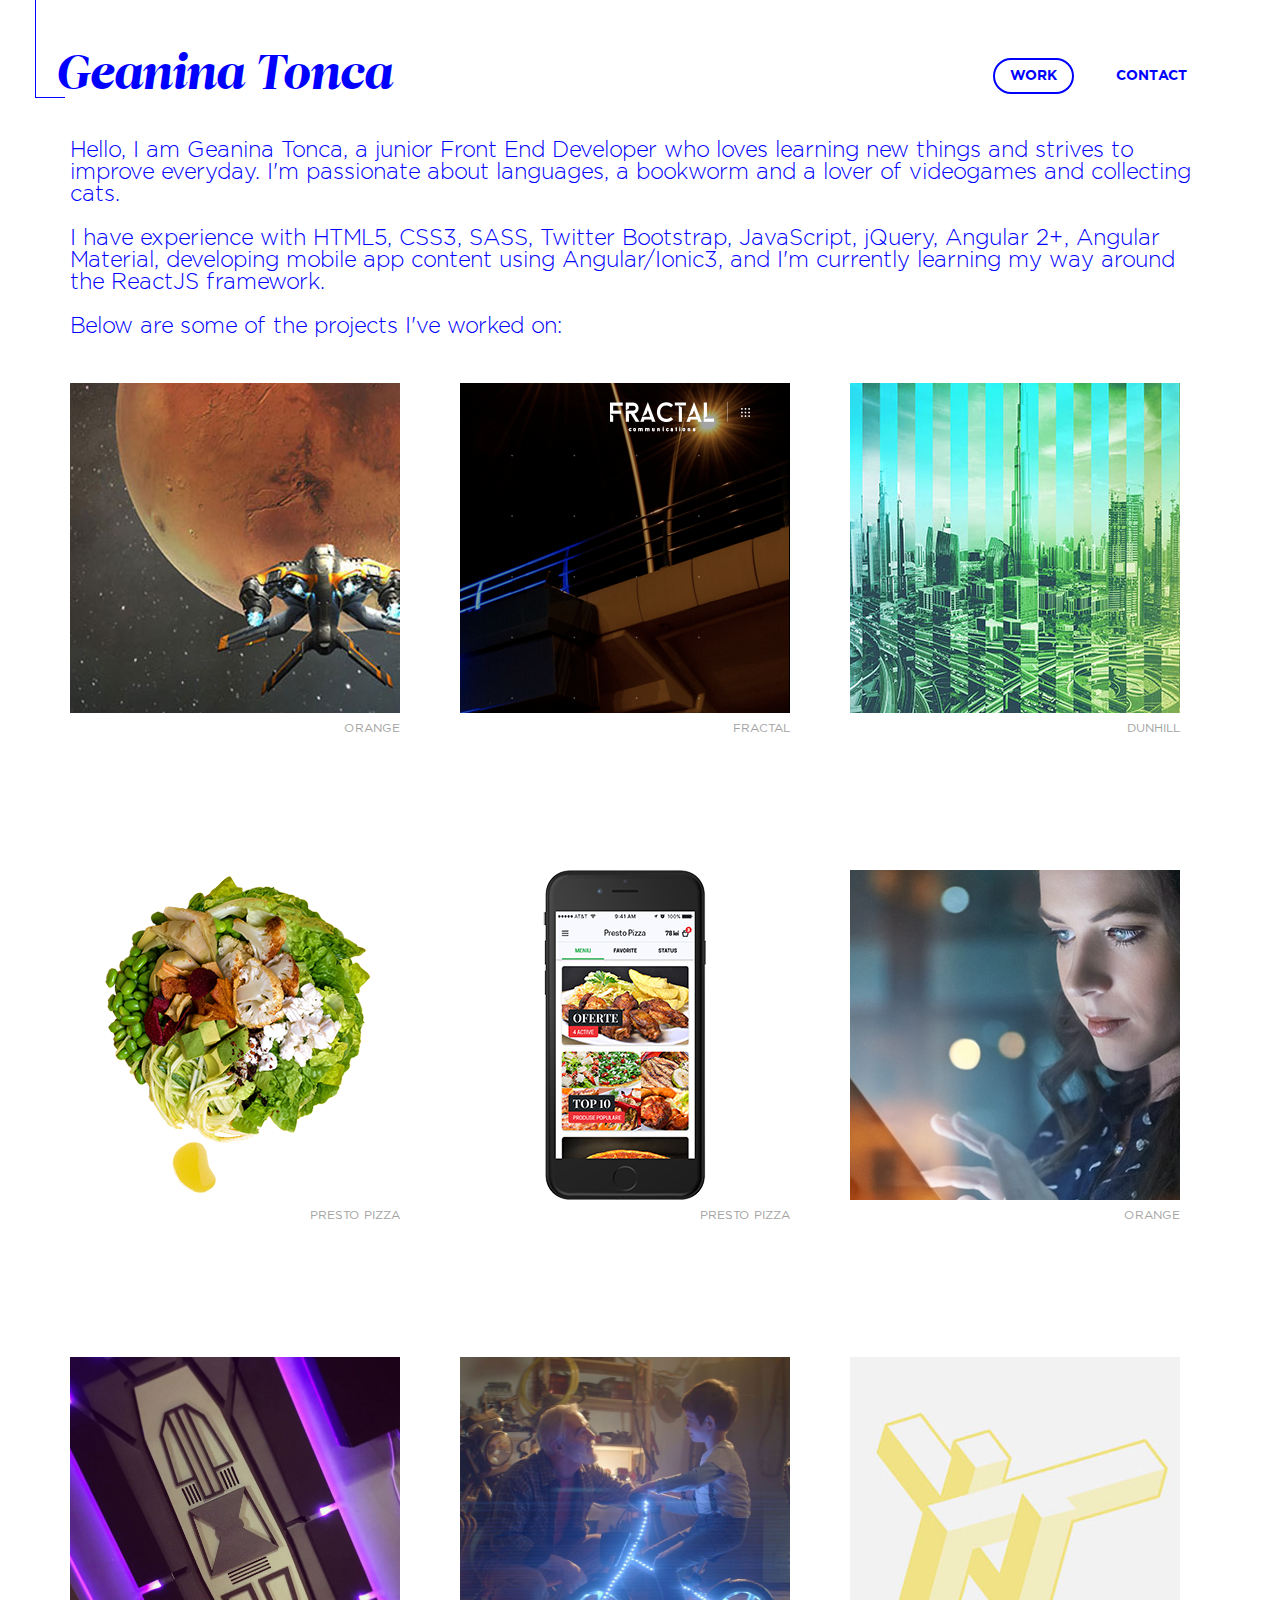
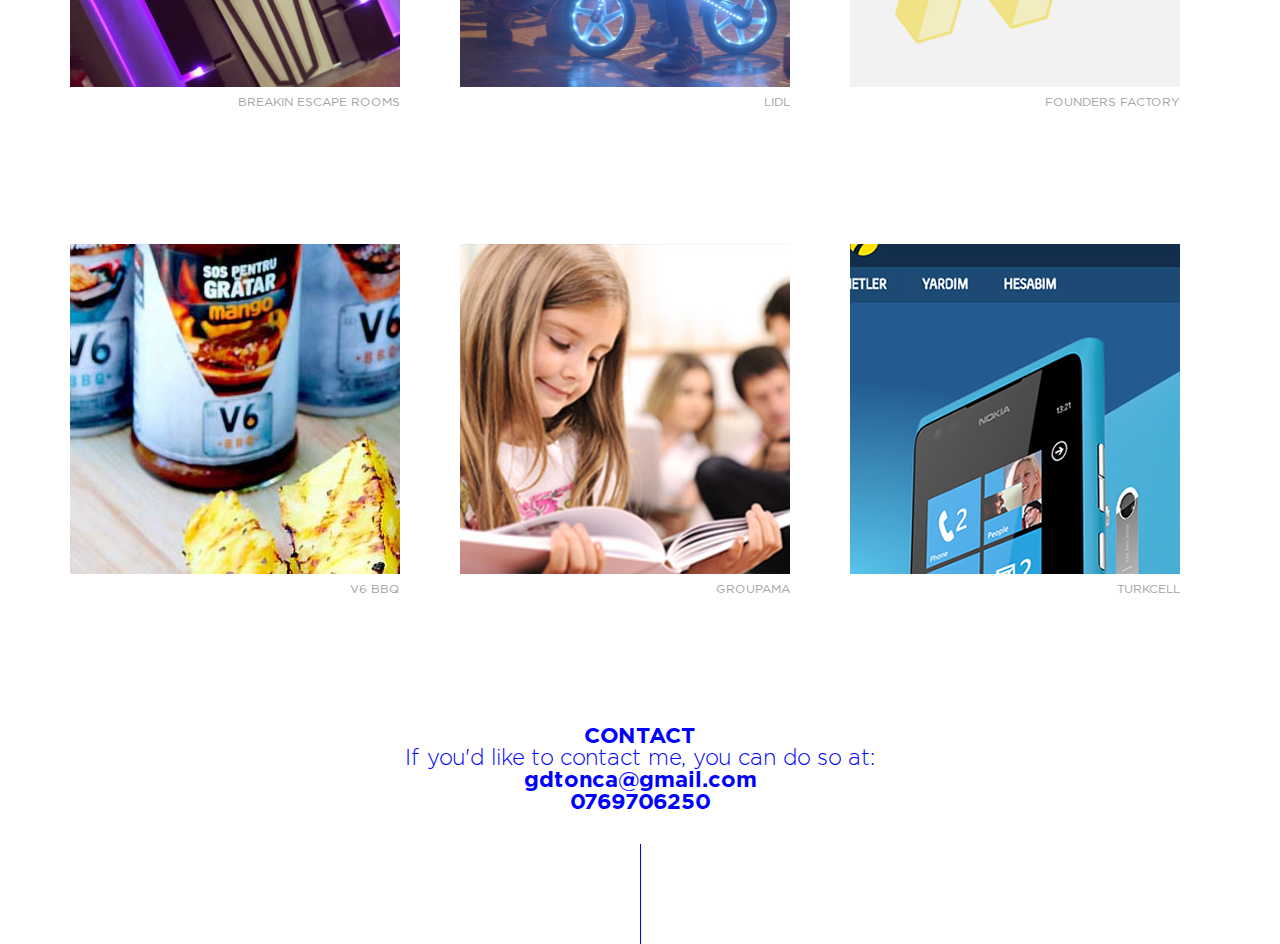
<file: index.html>
<!DOCTYPE html>
<html lang="en">
<head>
    <meta charset="UTF-8">
    <meta name="viewport" content="width=device-width, initial-scale=1">
    <title>Portfolio</title>
    <link rel="stylesheet" href="https://maxcdn.bootstrapcdn.com/bootstrap/3.3.7/css/bootstrap.min.css" integrity="sha384-BVYiiSIFeK1dGmJRAkycuHAHRg32OmUcww7on3RYdg4Va+PmSTsz/K68vbdEjh4u" crossorigin="anonymous">
    <link rel="stylesheet" href="styles/main.css">
    <script src="https://code.jquery.com/jquery-3.2.1.min.js" integrity="sha256-hwg4gsxgFZhOsEEamdOYGBf13FyQuiTwlAQgxVSNgt4=" crossorigin="anonymous"></script>
    <script src="https://maxcdn.bootstrapcdn.com/bootstrap/3.3.7/js/bootstrap.min.js" integrity="sha384-Tc5IQib027qvyjSMfHjOMaLkfuWVxZxUPnCJA7l2mCWNIpG9mGCD8wGNIcPD7Txa" crossorigin="anonymous"></script>
</head>
<body>

<header class="menu">
    <nav class="navbar navbar-fixed-top">
        <div class="container">
            <div class="row">
                <div class="decorationTop"></div>
                <h1 class="logo">Geanina Tonca</h1>
                <div class="navLinks">
                    <a href="#work" class="work active">work</a>
                    <a href="#contact" class="contact">contact</a>
                </div>
            </div>
        </div>
    </nav>
</header>

<section class="projects" id="work">
    <div class="container">
        <p class="shortDescription">
            Hello, I am Geanina Tonca, a junior Front End Developer who loves learning new things and strives to improve everyday. I'm passionate about languages, a bookworm and a lover of videogames and collecting cats.<br><br>
            I have experience with HTML5, CSS3, SASS, Twitter Bootstrap, JavaScript, jQuery, Angular 2+, Angular Material, developing mobile app content using Angular/Ionic3, and I'm currently learning my way around the ReactJS framework.<br><br>
            Below are some of the projects I've worked on:
        </p>
        <div class="row portfolioRow">
            <div class="project col-md-4 col-sm-6">
                <a class="wrap" href="https://www.orange.ro/techabreak/colonizarea" target="_blank">
                    <div class="orange portfolioSubcontainer">
                        <img class="img-responsive" src="img/colonizarea.jpg" alt="Colonizarea Home Page">
                        <div class="projectDescription">
                            <h2 class="projectTitle">Colonizarea</h2>
                            <h3 class="projectSubtitle">Campaign Website</h3>
                        </div>
                        <p class="projectName">ORANGE</p>
                    </div>
                </a>
            </div>
            <div class="project col-md-4 col-sm-6">
                <a class="wrap" href="http://www.fractal.agency" target="_blank">
                    <div class="fractal portfolioSubcontainer">
                        <img class="img-responsive" src="img/fractal.png" alt="Fractal Communications Agency Home Page">
                        <div class="projectDescription">
                            <h2 class="projectTitle">Fractal Communications</h2>
                            <h3 class="projectSubtitle">Agency Home Page</h3>
                        </div>
                        <p class="projectName">FRACTAL</p>
                    </div>
                </a>
            </div>
            <div class="project col-md-4 col-sm-6">
                <a class="wrap" href="http://www.refined-world.com/" target="_blank">
                    <div class="dunhill portfolioSubcontainer">
                        <img class="img-responsive" src="img/refinedworld.jpg" alt="Dunhill Campaign Website">
                        <div class="projectDescription">
                            <h2 class="projectTitle">Refined World</h2>
                            <h3 class="projectSubtitle">Campaign Website</h3>
                        </div>
                        <p class="projectName">DUNHILL</p>
                    </div>
                </a>
            </div>
            <div class="project col-md-4 col-sm-6">
                <a class="wrap" href="http://newsite.presto-pizza.ro/" target="_blank">
                    <div class="presto portfolioSubcontainer">
                        <img class="img-responsive" src="img/prestoweb.png" alt="Presto Pizza Website">
                        <div class="projectDescription">
                            <h2 class="projectTitle">Presto Pizza</h2>
                            <h3 class="projectSubtitle">Website</h3>
                        </div>
                        <p class="projectName">PRESTO PIZZA</p>
                    </div>
                </a>
            </div>
            <div class="project col-md-4 col-sm-6">
                <a class="wrap" href="https://play.google.com/store/apps/details?id=air.PrestoPizza" target="_blank">
                    <div class="presto portfolioSubcontainer">
                        <img class="img-responsive" src="img/prestoapp.png" alt="Presto Pizza App">
                        <div class="projectDescription">
                            <h2 class="projectTitle">Presto Pizza</h2>
                            <h3 class="projectSubtitle">App</h3>
                        </div>
                        <p class="projectName">PRESTO PIZZA</p>
                    </div>
                </a>
            </div>
            <div class="project col-md-4 col-sm-6">
                <a class="wrap" href="https://www.orange.ro/techabreak/" target="_blank">
                    <div class="orange portfolioSubcontainer">
                        <img class="img-responsive" src="img/orange.png" alt="Orange Campaign Website">
                        <div class="projectDescription">
                            <h2 class="projectTitle">Orange</h2>
                            <h3 class="projectSubtitle">Campaign Website</h3>
                        </div>
                        <p class="projectName">ORANGE</p>
                    </div>
                </a>
            </div>
            <div class="project col-md-4 col-sm-6">
                <a class="wrap" href="https://breakinescaperooms.co.uk/" target="_blank">
                    <div class="breakin portfolioSubcontainer">
                        <img class="img-responsive" src="img/breakin.jpg" alt="Breakin Escape Rooms Website">
                        <div class="projectDescription">
                            <h2 class="projectTitle">Breakin Escape Rooms</h2>
                            <h3 class="projectSubtitle">Website</h3>
                        </div>
                        <p class="projectName">BREAKIN ESCAPE ROOMS</p>
                    </div>
                </a>
            </div>
            <div class="project col-md-4 col-sm-6">
                <a class="wrap" href="https://surprize.lidl.ro/manifesto-2018/#/" target="_blank">
                    <div class="lidl portfolioSubcontainer">
                        <img class="img-responsive" src="img/lidlposter.jpg" alt="Lidl Campaign Landing Page">
                        <div class="projectDescription">
                            <h2 class="projectTitle">Lidl</h2>
                            <h3 class="projectSubtitle">Campaign Landing Page</h3>
                        </div>
                        <p class="projectName">LIDL</p>
                    </div>
                </a>
            </div>
            <div class="project col-md-4 col-sm-6">
                <a class="wrap" href="https://foundersfactory.com/" target="_blank">
                    <div class="ffweb portfolioSubcontainer">
                        <img class="img-responsive" src="img/ff.jpg" alt="Founders Factory Home Page">
                        <div class="projectDescription">
                            <h2 class="projectTitle">Founders Factory</h2>
                            <h3 class="projectSubtitle">Website</h3>
                        </div>
                        <p class="projectName">FOUNDERS FACTORY</p>
                    </div>
                </a>
            </div>
            <div class="project col-md-4 col-sm-6">
                <a class="wrap" href="https://www.v6bbq.com/" target="_blank">
                    <div class="v6 portfolioSubcontainer">
                        <img class="img-responsive" src="img/v6bbq.jpg" alt="V6 BBQ Home Page">
                        <div class="projectDescription">
                            <h2 class="projectTitle">V6 BBQ</h2>
                            <h3 class="projectSubtitle">Website</h3>
                        </div>
                        <p class="projectName">V6 BBQ</p>
                    </div>
                </a>
            </div>
            <div class="project col-md-4 col-sm-6">
                <a class="wrap" href="https://campaniameseriile.groupama.ro/economisire" target="_blank">
                    <div class="v6 portfolioSubcontainer">
                        <img class="img-responsive" src="img/groupama.jpg" alt="Groupama Campaign Page">
                        <div class="projectDescription">
                            <h2 class="projectTitle">Groupama Asigurari Copii</h2>
                            <h3 class="projectSubtitle">Campaign Page</h3>
                        </div>
                        <p class="projectName">GROUPAMA</p>
                    </div>
                </a>
            </div>
            <div class="project col-md-4 col-sm-6">
                <a class="wrap" href="trk/index.html" target="_blank">
                    <div class="trkHome portfolioSubcontainer">
                        <img class="img-responsive" src="img/trk_home.png" alt="Turkcell Home Page">
                        <div class="projectDescription">
                            <h2 class="projectTitle">Turkcell</h2>
                            <h3 class="projectSubtitle">Home Page</h3>
                            <h4 class="personal">Personal Project</h4>
                        </div>
                        <p class="projectName">TURKCELL</p>
                    </div>
                </a>
            </div>
        </div>
    </div>
</section>

<footer class="footer shortDescription" id="contact">
    <div class="container">
        <h2 class="contactMe">CONTACT</h2>
        <p>If you'd like to contact me, you can do so at:</p>
        <p><a href="mailto:gdtonca@gmail.com">gdtonca@gmail.com</a></p>
        <p><a href="tel:0769706250">0769706250</a></p>
    </div>
    <div class="decorationBottom">
    </div>
</footer>
<script src="js/thescript.js"></script>
</body>
</html>
</file>
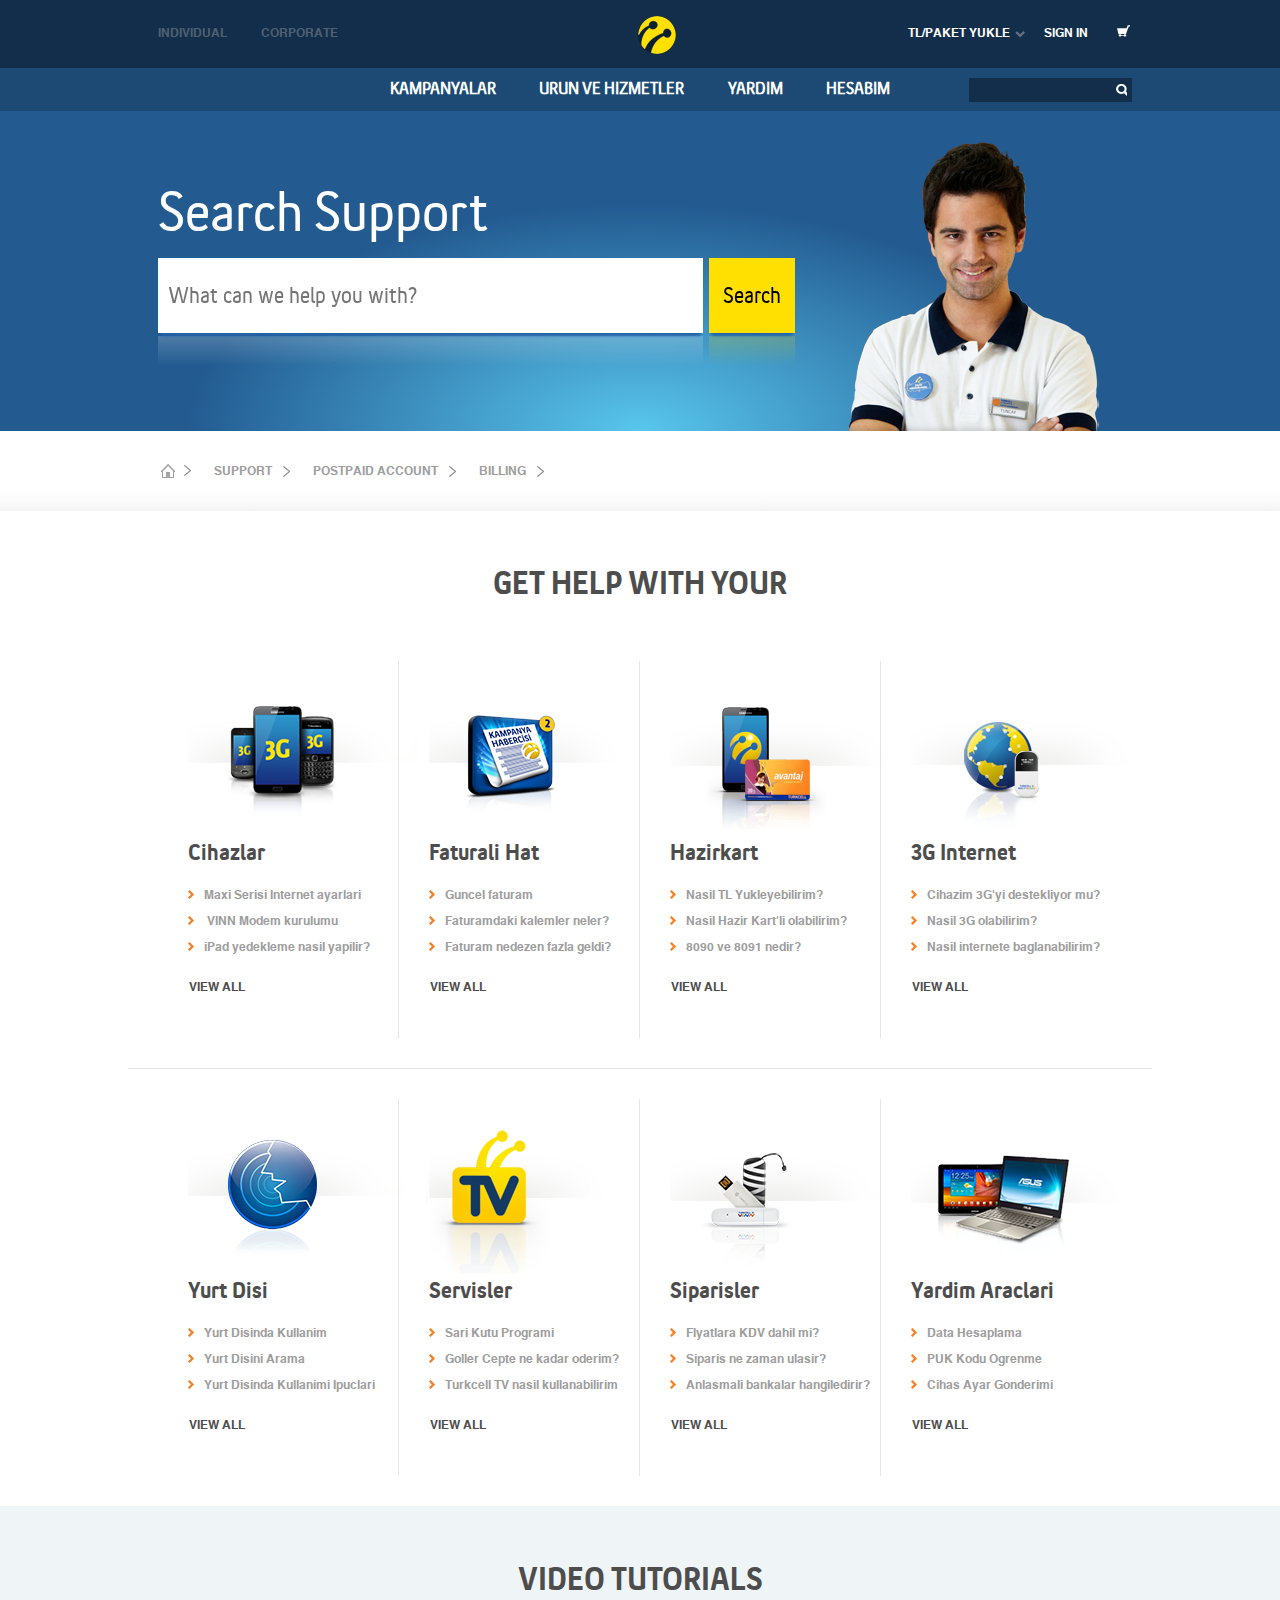
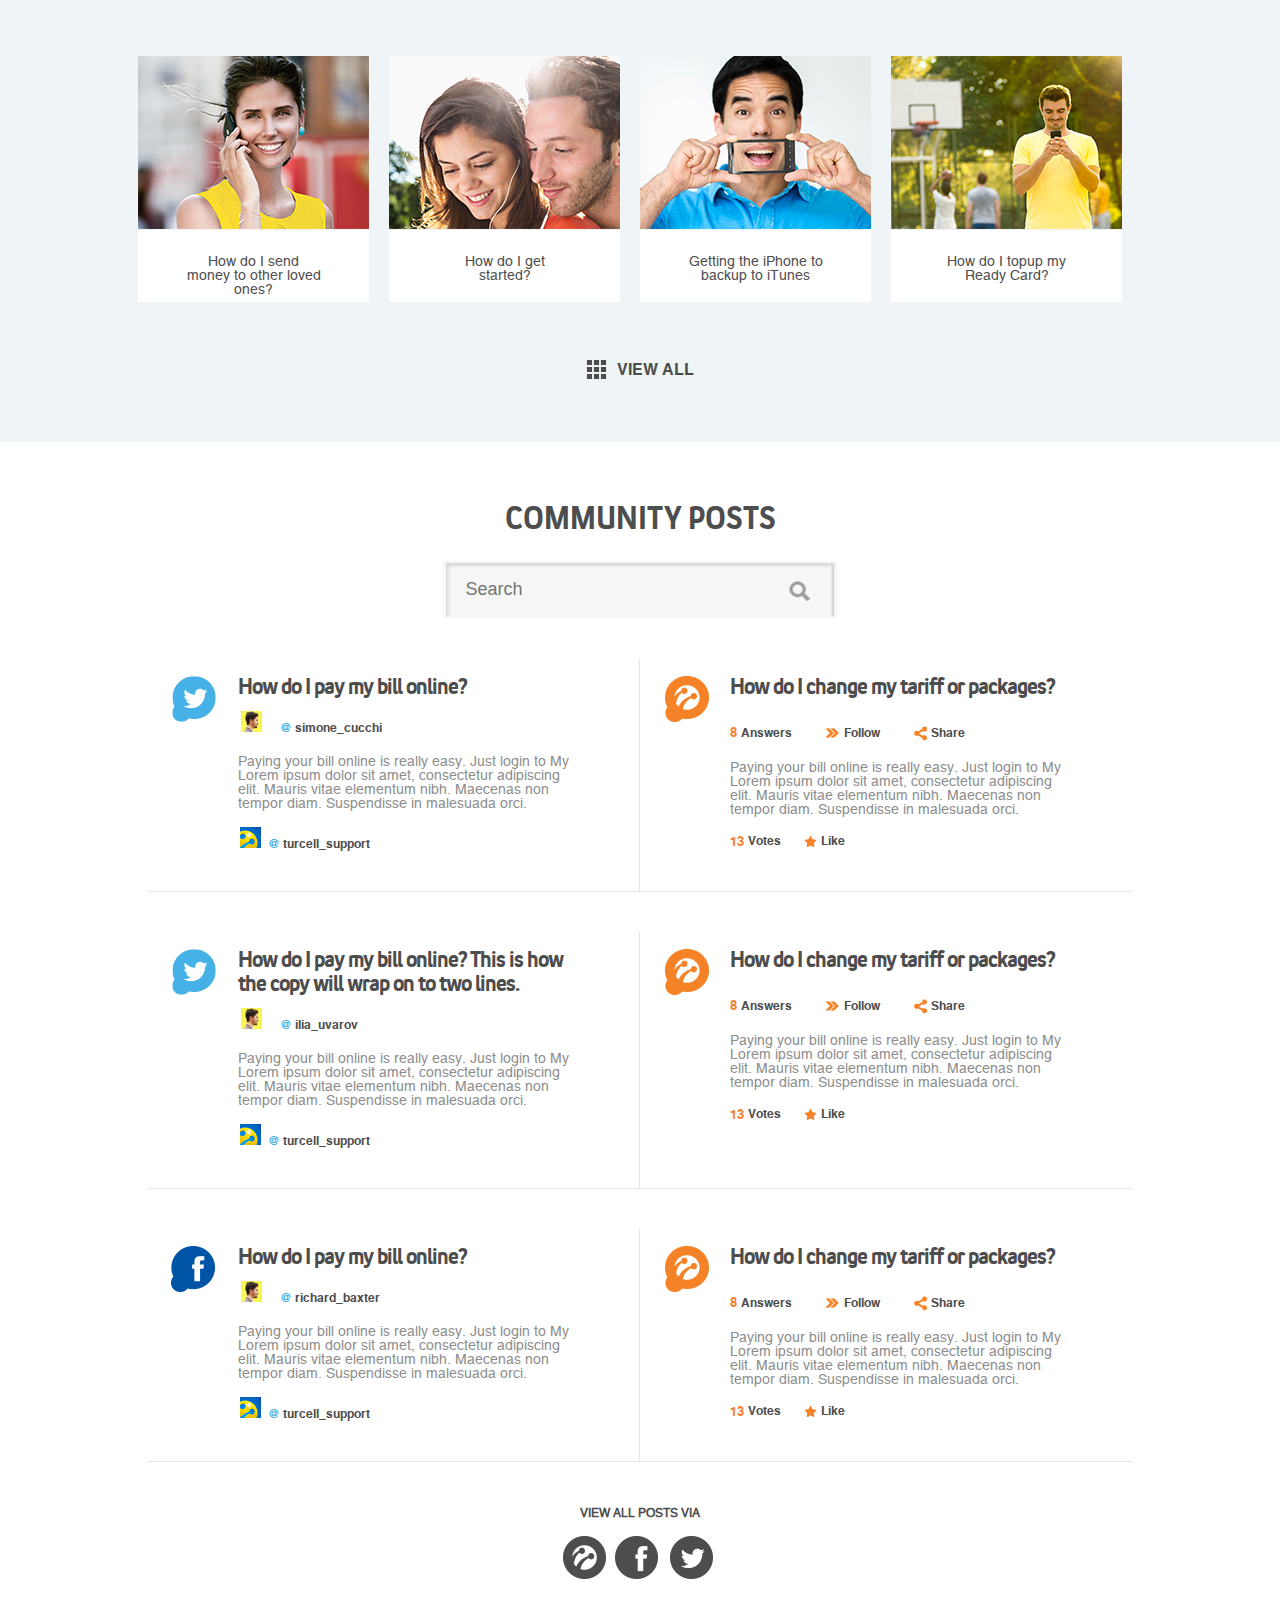
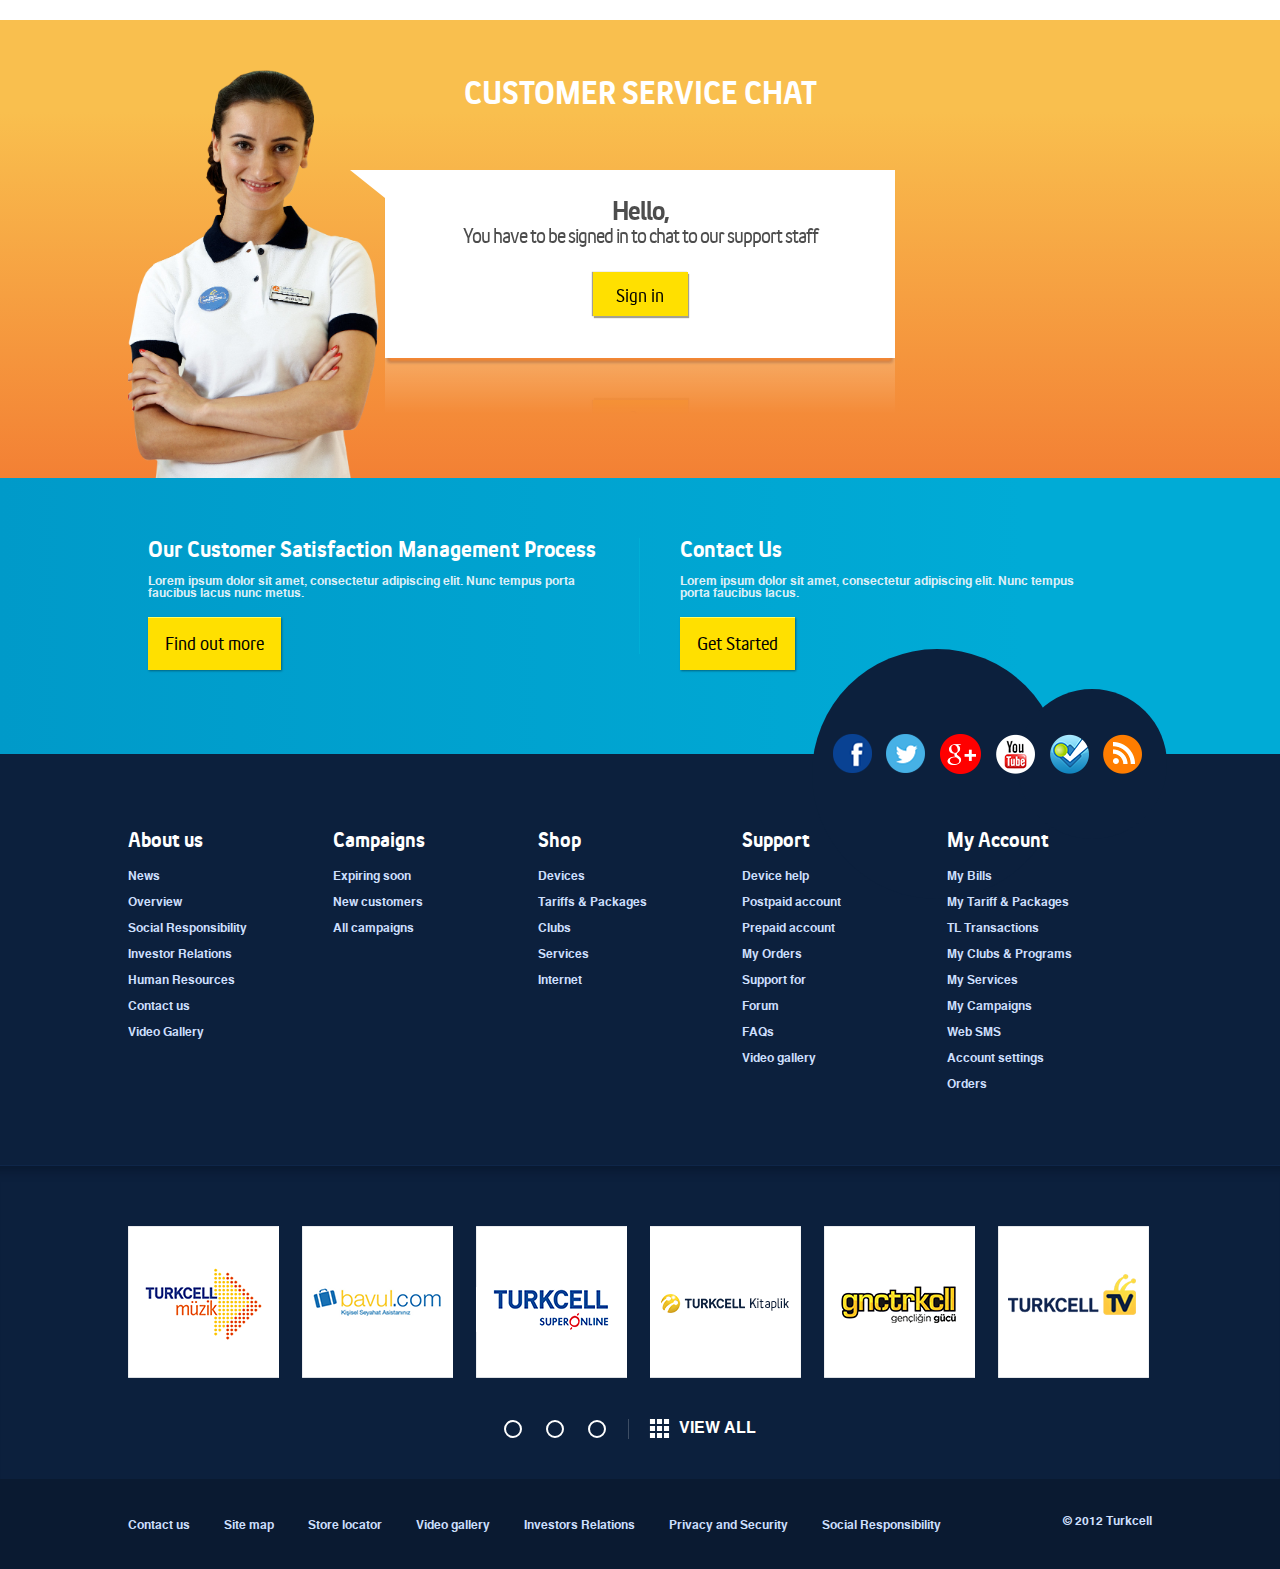
<file: trk/index.html>
<!DOCTYPE html>
<html lang="en">
<head>
  <meta charset="utf-8">
  <link href="styles/main.css" rel="stylesheet">
  <title>Home</title>
</head>
<body>

<header class="header">
  <div class="header_top">
    <div class="container">
      <div class="secondaryLinks">
        <nav class="secondaryNav">
          <a href="index_loggedin.html">INDIVIDUAL</a>
          <a href="#">CORPORATE</a>
        </nav>

        <div class="logo">
          <a href="index.html"><img src="images/logo.png" alt="Turkcell"></a>
        </div>

        <nav class="authentication">
          <a class="dropdown" href="#">TL/PAKET YUKLE</a>
          <a href="index_loggedin.html">SIGN IN</a>
          <a class="cart" href="#">Cart</a>
        </nav>
      </div>
    </div>
  </div>

  <div class="header_bot">
    <div class="container">
      <nav class="mainLinks">
        <a href="#">KAMPANYALAR</a>
        <a href="#">URUN VE HIZMETLER</a>
        <a href="articles.html">YARDIM</a>
        <a href="information.html">HESABIM</a>
      </nav>

      <div class="searchBox">
        <form>
          <input type="text" class="searchSite">
          <input type="button" class="searchButton">
        </form>
      </div>
    </div>
  </div>
</header>

<section class="hero">
  <div class="container">
    <h1>Search Support</h1>
      <form class="help">
         <input type="text" class="text" placeholder="What can we help you with?">
         <input type="button" class="search" value="Search">
      </form>
  </div>
</section>
    
<section class="crumb_search">
  <div class="container">
    <nav class="breadcrumbs">
      <a class="home_icon" href="index.html"><span>HOME</span></a>
      <a href="support.html">SUPPORT</a>
      <a href="#">POSTPAID ACCOUNT</a>
      <a href="#">BILLING</a>
    </nav>
  </div>
</section>

<section class="services">
  <div class="container">
    <h1 class="section_title">GET HELP WITH YOUR</h2>
    <div class="serviceRow">
      <div class="serviceColumn col_1">
        <h2>Cihazlar</h2>
          <a href="#">Maxi Serisi Internet ayarlari</a>
          <a href="#"> VINN Modem kurulumu</a>
          <a href="#">iPad yedekleme nasil yapilir?</a>
          <a class="view" href="#">VIEW ALL</a>
      </div>
      <div class="serviceColumn col_2">
        <h2>Faturali Hat</h2>
          <a href="#">Guncel faturam</a>
          <a href="#">Faturamdaki kalemler neler?</a>
          <a href="#">Faturam nedezen fazla geldi?</a>
          <a class="view" href="#">VIEW ALL</a>
      </div>
      <div class="serviceColumn col_3">
        <h2>Hazirkart</h2>
          <a href="#">Nasil TL Yukleyebilirim?</a>
          <a href="#">Nasil Hazir Kart'li olabilirim?</a>
          <a href="#">8090 ve 8091 nedir?</a>
          <a class="view" href="#">VIEW ALL</a>
      </div>
      <div class="serviceColumn col_4">
        <h2>3G Internet</h2>
          <a href="#">Cihazim 3G'yi destekliyor mu?</a>
          <a href="#">Nasil 3G olabilirim?</a>
          <a href="#">Nasil internete baglanabilirim?</a>
          <a class="view" href="#">VIEW ALL</a>
      </div>
    </div>
    <div class="serviceRow">
      <div class="serviceColumn col_5">
        <h2>Yurt Disi</h2>
          <a href="#">Yurt Disinda Kullanim</a>
          <a href="#">Yurt Disini Arama</a>
          <a href="#">Yurt Disinda Kullanimi Ipuclari</a>
          <a class="view" href="#">VIEW ALL</a>
      </div>
      <div class="serviceColumn col_6">
        <h2>Servisler</h2>
          <a href="#">Sari Kutu Programi</a>
          <a href="#">Goller Cepte ne kadar oderim?</a>
          <a href="#">Turkcell TV nasil kullanabilirim</a>
          <a class="view" href="#">VIEW ALL</a>
      </div>
      <div class="serviceColumn col_7">
        <h2>Siparisler</h2>
          <a href="#">Flyatlara KDV dahil mi?</a>
          <a href="#">Siparis ne zaman ulasir?</a>
          <a href="#">Anlasmali bankalar hangiledirir?</a>
          <a class="view" href="#">VIEW ALL</a>
      </div>
      <div class="serviceColumn col_8">
        <h2>Yardim Araclari</h2>
          <a href="#">Data Hesaplama</a>
          <a href="#">PUK Kodu Ogrenme</a>
          <a href="#">Cihas Ayar Gonderimi</a>
          <a class="view" href="#">VIEW ALL</a>
      </div>
    </div>
  </div>
</section>

<section class="videos">
  <div class="container">
    <h1 class="section_title">VIDEO TUTORIALS</h1>
    <div class="video_listing">
      <div class="vid_thumbnail">
        <video poster="images/video1.png">
          <source src="#" type="video/mp4">
        </video>
        <div class="vid_description">
          <p>How do I send money to other loved ones?</p>
        </div>
      </div>
      <div class="vid_thumbnail">
        <video poster="images/video2.png">
          <source src="#" type="video/mp4">
        </video>
        <div class="vid_description">
          <p>How do I get started?</p>
        </div>
      </div>
      <div class="vid_thumbnail">
        <video poster="images/video3.png">
          <source src="#" type="video/mp4">
        </video>
        <div class="vid_description">
          <p>Getting the iPhone to backup to iTunes</p>
        </div>
      </div>
      <div class="vid_thumbnail">
        <video poster="images/video4.png">
          <source src="#" type="video/mp4">
        </video>
        <div class="vid_description">
          <p>How do I topup my Ready Card?</p>
        </div>
      </div>
    </div>
    <a class="view_videos" href="#">VIEW ALL</a>
  </div>
</section>

<section class="community">
  <div class="container">
    <h1 class="section_title">COMMUNITY POSTS</h1>
      <form class="communitySearch">
        <input type="text" class="searchComm" placeholder="Search">
        <input type="button" class="searchCommButton">
      </form>
    <div class="communityRow commFirst">
      <div class="communityColumn bill">
        <h2>How do I pay my bill online?</h2>
          <a class="user comm_small_links" href="#"><img src="images/user1.png"><span>@</span> simone_cucchi</a>
          <p>Paying your bill online is really easy. Just login to My Lorem ipsum dolor sit amet, consectetur adipiscing elit. Mauris vitae elementum nibh. Maecenas non tempor diam. Suspendisse in malesuada orci.</p>
          <a class="turcell comm_small_links" href="#"><span>@</span> turcell_support</a>
      </div>
      <div class="communityColumn tariff">
        <h2>How do I change my tariff or packages?</h2>
          <a class="answers comm_small_links" href="#">Answers</a>
          <a class="follow comm_small_links" href="#">Follow</a>
          <a class="share comm_small_links" href="#">Share</a>
          <p>Paying your bill online is really easy. Just login to My Lorem ipsum dolor sit amet, consectetur adipiscing elit. Mauris vitae elementum nibh. Maecenas non tempor diam. Suspendisse in malesuada orci.</p>
          <a class="votes comm_small_links" href="#">Votes</a>
          <a class="like comm_small_links" href="#">Like</a>
      </div>
    </div>
    <div class="communityRow">
      <div class="communityColumn bill">
        <h2>How do I pay my bill online? This is how the copy will wrap on to two lines.</h2>
          <a class="user comm_small_links" href="#"><img src="images/user1.png"><span>@</span> ilia_uvarov</a>
          <p>Paying your bill online is really easy. Just login to My Lorem ipsum dolor sit amet, consectetur adipiscing elit. Mauris vitae elementum nibh. Maecenas non tempor diam. Suspendisse in malesuada orci.</p>
          <a class="turcell comm_small_links" href="#"><span>@</span> turcell_support</a>
      </div>
      <div class="communityColumn tariff">
        <h2>How do I change my tariff or packages?</h2>
          <a class="answers comm_small_links" href="#">Answers</a>
          <a class="follow comm_small_links" href="#">Follow</a>
          <a class="share comm_small_links" href="#">Share</a>
          <p>Paying your bill online is really easy. Just login to My Lorem ipsum dolor sit amet, consectetur adipiscing elit. Mauris vitae elementum nibh. Maecenas non tempor diam. Suspendisse in malesuada orci.</p>
          <a class="votes comm_small_links" href="#">Votes</a>
          <a class="like comm_small_links" href="#">Like</a>
      </div>
    </div>
    <div class="communityRow">
      <div class="communityColumn bill last_bill">
        <h2>How do I pay my bill online?</h2>
          <a class="user comm_small_links" href="#"><img src="images/user1.png"><span>@</span> richard_baxter</a>
          <p>Paying your bill online is really easy. Just login to My Lorem ipsum dolor sit amet, consectetur adipiscing elit. Mauris vitae elementum nibh. Maecenas non tempor diam. Suspendisse in malesuada orci.</p>
          <a class="turcell comm_small_links" href="#"><span>@</span> turcell_support</a>
        </div>
      <div class="communityColumn tariff">
        <h2>How do I change my tariff or packages?</h2>
          <a class="answers comm_small_links" href="#">Answers</a>
          <a class="follow comm_small_links" href="#">Follow</a>
          <a class="share comm_small_links" href="#">Share</a>
          <p>Paying your bill online is really easy. Just login to My Lorem ipsum dolor sit amet, consectetur adipiscing elit. Mauris vitae elementum nibh. Maecenas non tempor diam. Suspendisse in malesuada orci.</p>
          <a class="votes comm_small_links" href="#">Votes</a>
          <a class="like comm_small_links" href="#">Like</a>
        </div>
      </div>
    <div class="viewSocialMedia">
      <p>VIEW ALL POSTS VIA</p>
      <ul class="social_links">
        <li><a class="turkcell1" href="#" title="Turkcell">Turkcell</a></li>
        <li><a class="facebook1" href="#" title="Facebook">Facebook</a></li>
        <li><a class="twitter1" href="#" title="Twitter">Twitter</a></li>
      </ul>
    </div>
  </div>
</section>

<section class="cs_chat">
  <div class="container">
    <h1 class="section_title">CUSTOMER SERVICE CHAT</h1>
    <div class="chatBubble">
      <p><span>Hello,</span></p>
      <p>You have to be signed in to chat to our support staff</p>
      <a href="#" class="btn_signIn">Sign in</a>
    </div>
  </div>
</section>

<section class="contact">
  <div class="container">
    <div class="contactColumn">
      <h2>Our Customer Satisfaction Management Process</h2>
      <p>Lorem ipsum dolor sit amet, consectetur adipiscing elit. Nunc tempus porta faucibus lacus nunc metus.</p>
      <a href="#" class="btn_contact">Find out more</a>
    </div>
    <div class="contactColumn">
      <h2>Contact Us</h2>
      <p>Lorem ipsum dolor sit amet, consectetur adipiscing elit. Nunc tempus porta faucibus lacus.</p>
      <a href="#" class="btn_contact">Get Started</a>
      <div class="bubble1"></div>
    </div>
  </div>
</section>

<footer class="footer">
  <div class="container">
    <ul class="social_links footer_socialmedia">
      <li><a class="facebook2" href="#" title="Facebook">Facebook</a></li>
      <li><a class="twitter2" href="#" title="Twitter">Twitter</a></li>
      <li><a class="googleplus" href="#" title="Google Plus">Google Plus</a></li>
      <li><a class="youtube" href="#" title="YouTube">YouTube</a></li>
      <li><a class="foursquare" href="#" title="Foursquare">Foursquare</a></li>
      <li><a class="rss" href="#" title="RSS">RSS</a></li>
    </ul>
    <div class="footerLinks">
      <div class="footerColumn">
        <h2 class="footer_title">About us</h2>
        <h3><a href="#">News</a></h3>
        <h3><a href="#">Overview</a></h3>
        <h3><a href="#">Social Responsibility</a></h3>
        <h3><a href="#">Investor Relations</a></h3>
        <h3><a href="#">Human Resources</a></h3>
        <h3><a href="#">Contact us</a></h3>
        <h3><a href="#">Video Gallery</a></h3>
      </div>
      <div class="footerColumn">
        <h2 class="footer_title">Campaigns</h2>
        <h3><a href="#">Expiring soon</a></h3>
        <h3><a href="#">New customers</a></h3>
        <h3><a href="#">All campaigns</a></h3>
      </div>
      <div class="footerColumn">
        <h2 class="footer_title">Shop</h2>
        <h3><a href="#">Devices</a></h3>
        <h3><a href="#">Tariffs & Packages</a></h3>
        <h3><a href="#">Clubs</a></h3>
        <h3><a href="#">Services</a></h3>
        <h3><a href="#">Internet</a></h3>
      </div>
      <div class="footerColumn">
        <h2 class="footer_title">Support</h2>
        <h3><a href="#">Device help</a></h3>
        <h3><a href="#">Postpaid account</a></h3>
        <h3><a href="#">Prepaid account</a></h3>
        <h3><a href="#">My Orders</a></h3>
        <h3><a href="#">Support for</a></h3>
        <h3><a href="#">Forum</a></h3>
        <h3><a href="#">FAQs</a></h3>
        <h3><a href="#">Video gallery</a></h3>
      </div>
      <div class="footerColumn">
        <h2 class="footer_title">My Account</h2>
        <h3><a href="#">My Bills</a></h3>
        <h3><a href="#">My Tariff & Packages</a></h3>
        <h3><a href="#">TL Transactions</a></h3>
        <h3><a href="#">My Clubs & Programs</a></h3>
        <h3><a href="#">My Services</a></h3>
        <h3><a href="#">My Campaigns</a></h3>
        <h3><a href="#">Web SMS</a></h3>
        <h3><a href="#">Account settings</a></h3>
        <h3><a href="#">Orders</a></h3>
      </div>
    </div>
  </div>
    <div id="footer_carousel">
      <div class="container">
        <ol class="carousel_brands">
          <li><a href="#" title="Turkcell muzik"><img src="images/otherlinks1.png"></a></li>
          <li><a href="#" title="bavul.com"><img src="images/otherlinks2.png"></a></li>
          <li><a href="#" title="Turkcell superonline"><img src="images/otherlinks3.png"></a></li>
          <li><a href="#" title="Turkcell kitaplik"><img src="images/otherlinks4.png"></a></li>
          <li><a href="#" title="gnctrkcll"><img src="images/otherlinks5.png"></a></li>
          <li><a href="#" title="Turkcell TV"><img src="images/otherlinks6.png"></a></li>
          <li><a href="#" title="Turkcell muzik"><img src="images/otherlinks1.png"></a></li>
          <li><a href="#" title="bavul.com"><img src="images/otherlinks2.png"></a></li>
          <li><a href="#" title="Turkcell superonline"><img src="images/otherlinks3.png"></a></li>
          <li><a href="#" title="Turkcell kitaplik"><img src="images/otherlinks4.png"></a></li>
          <li><a href="#" title="gnctrkcll"><img src="images/otherlinks5.png"></a></li>
          <li><a href="#" title="Turkcell TV"><img src="images/otherlinks6.png"></a></li>
          <li><a href="#" title="Turkcell muzik"><img src="images/otherlinks1.png"></a></li>
          <li><a href="#" title="bavul.com"><img src="images/otherlinks2.png"></a></li>
          <li><a href="#" title="Turkcell superonline"><img src="images/otherlinks3.png"></a></li>
          <li><a href="#" title="Turkcell kitaplik"><img src="images/otherlinks4.png"></a></li>
          <li><a href="#" title="gnctrkcll"><img src="images/otherlinks5.png"></a></li>
          <li><a href="#" title="Turkcell TV"><img src="images/otherlinks6.png"></a></li>
        </ol>
      </div>
        <div class="carousel_controls">
          <div class="container">
            <ol class="carousel_indicators">
              <li class="page1"><a href="#">1</a></li>
              <li class="page2"><a href="#">2</a></li>
              <li class="page3"><a href="#">3</a></li>
              <li><a href="#" class="view_all">VIEW ALL</a></li>
            </ol>
          </div>
        </div>
      </div>
    </div>
    <nav class="smallPrintLinks">
      <div class="container">
        <a href="#">Contact us</a>
        <a href="#">Site map</a>
        <a href="#">Store locator</a>
        <a href="#">Video gallery</a>
        <a href="#">Investors Relations</a>
        <a href="#">Privacy and Security</a>
        <a href="#">Social Responsibility</a>
        <p>&copy; 2012 Turkcell</p>
      </div>
    </nav>
</footer>

<script   src="https://code.jquery.com/jquery-2.2.4.min.js"   integrity="sha256-BbhdlvQf/xTY9gja0Dq3HiwQF8LaCRTXxZKRutelT44="   crossorigin="anonymous"></script>

<script>
$(document).ready(function() {
  $('.carousel_indicators li.page1').click(function() {
    $('.carousel_brands').addClass('page1');
    $('.carousel_brands').removeClass('page2');
    $('.carousel_brands').removeClass('page3');
  });

  $('.carousel_indicators li.page2').click(function() {
    $('.carousel_brands').addClass('page2');
    $('.carousel_brands').removeClass('page1');
    $('.carousel_brands').removeClass('page3');
  });

  $('.carousel_indicators li.page3').click(function() {
    $('.carousel_brands').addClass('page3');
    $('.carousel_brands').removeClass('page1');
    $('.carousel_brands').removeClass('page2');
  });
  $('a').click(function (e) {
      e.preventDefault();
  });
});
</script>

</body>
</html>
</file>
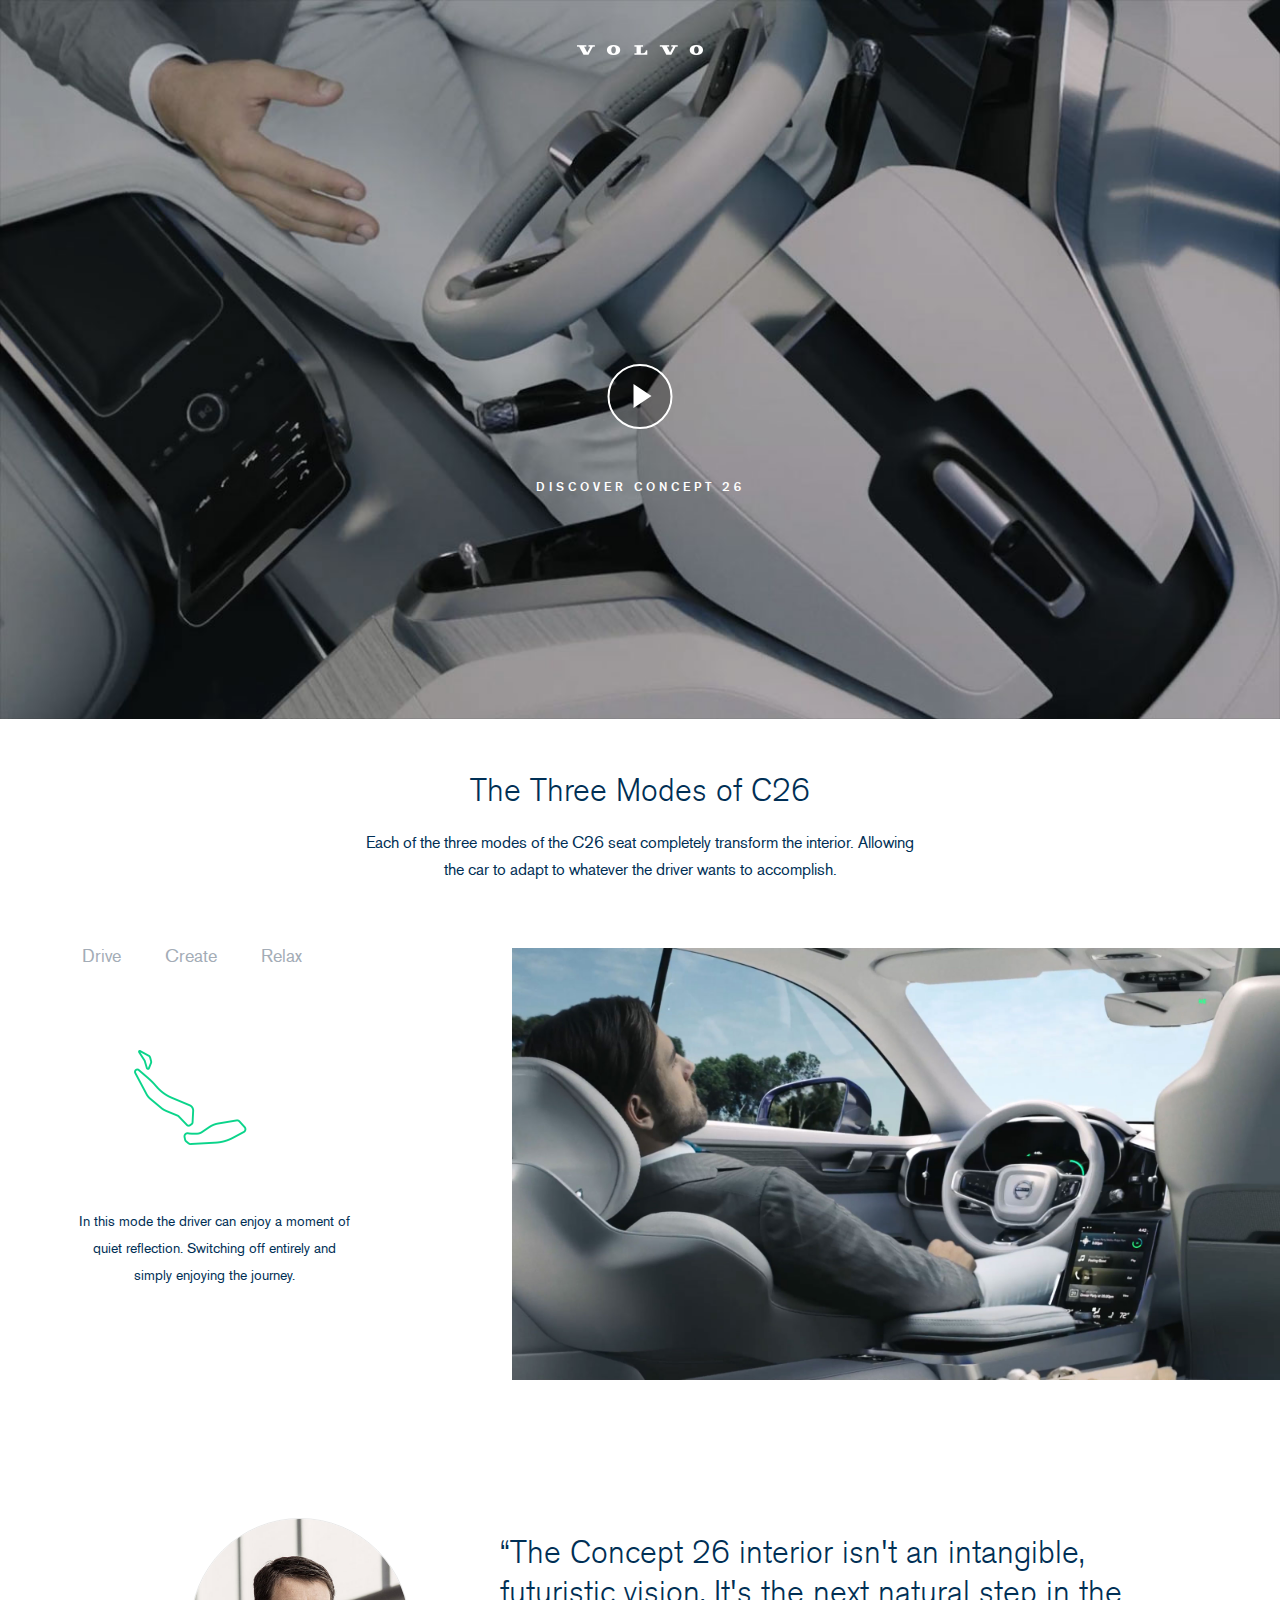
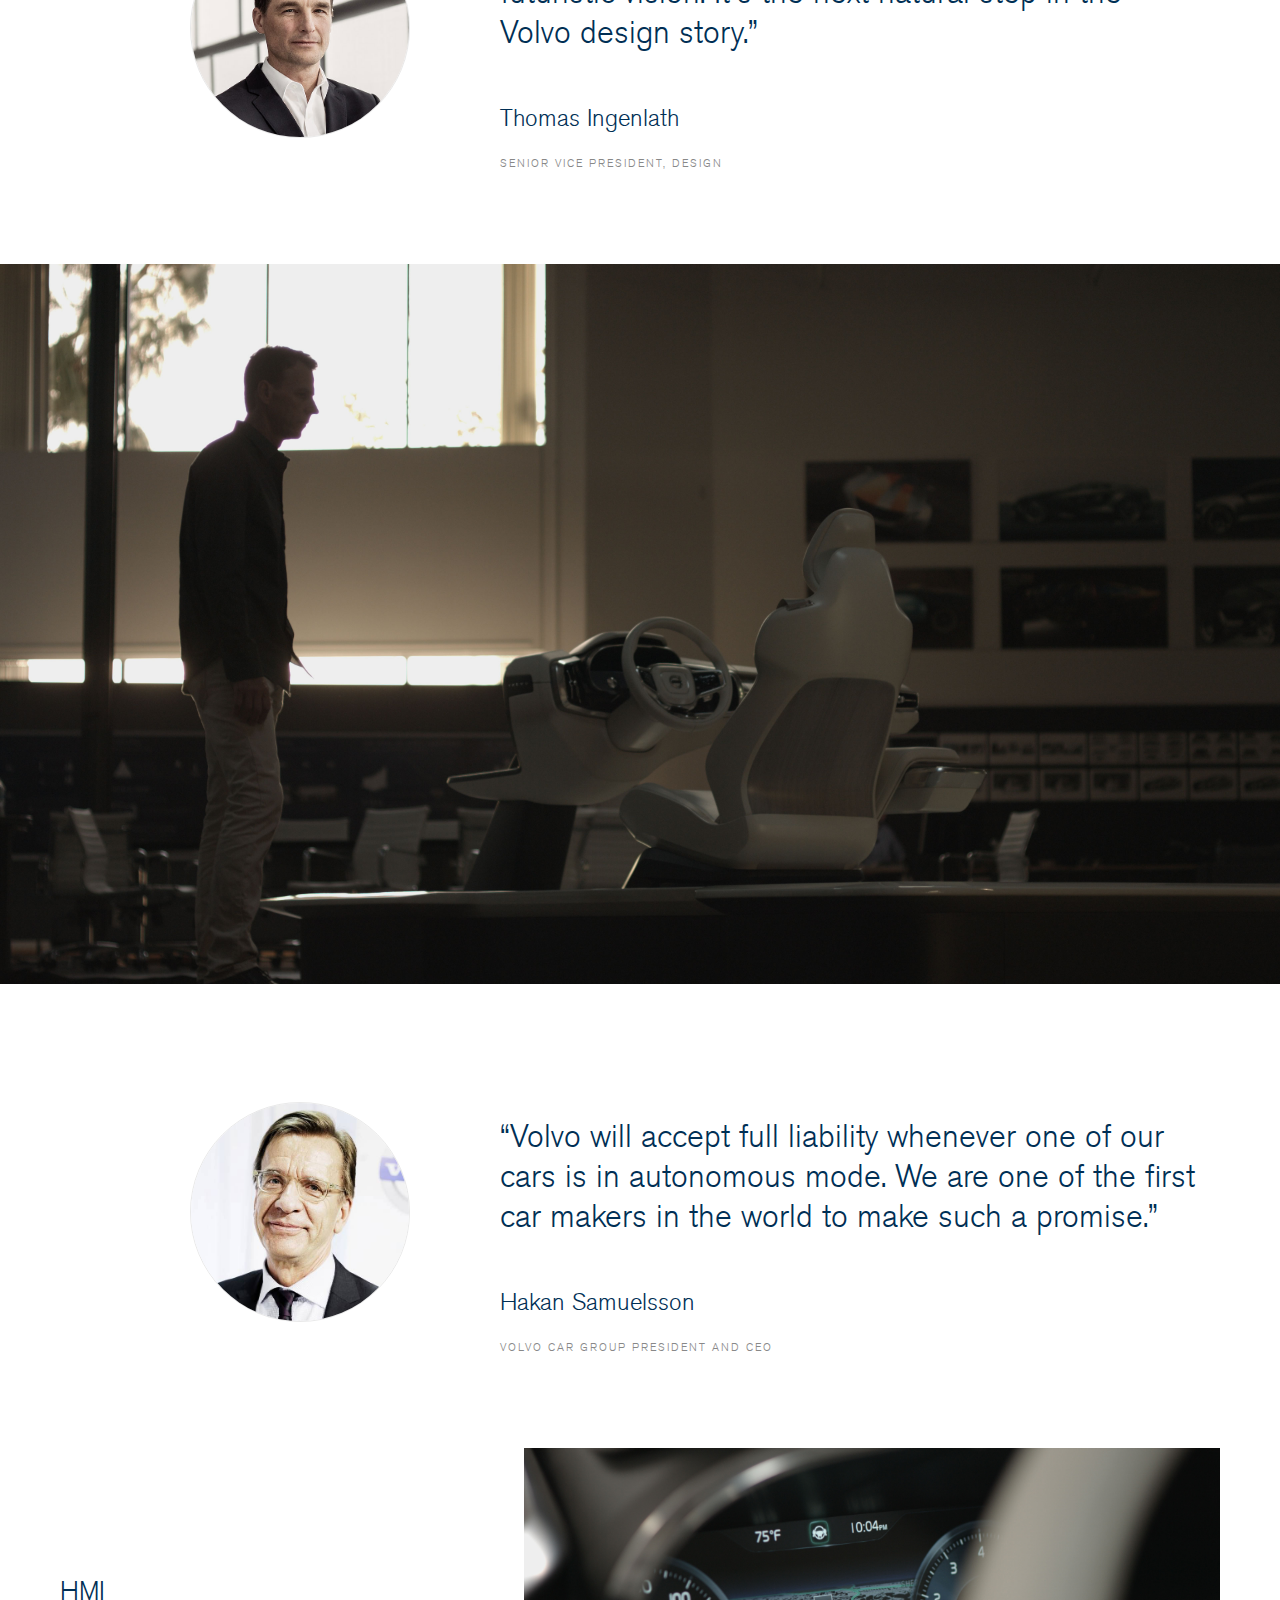
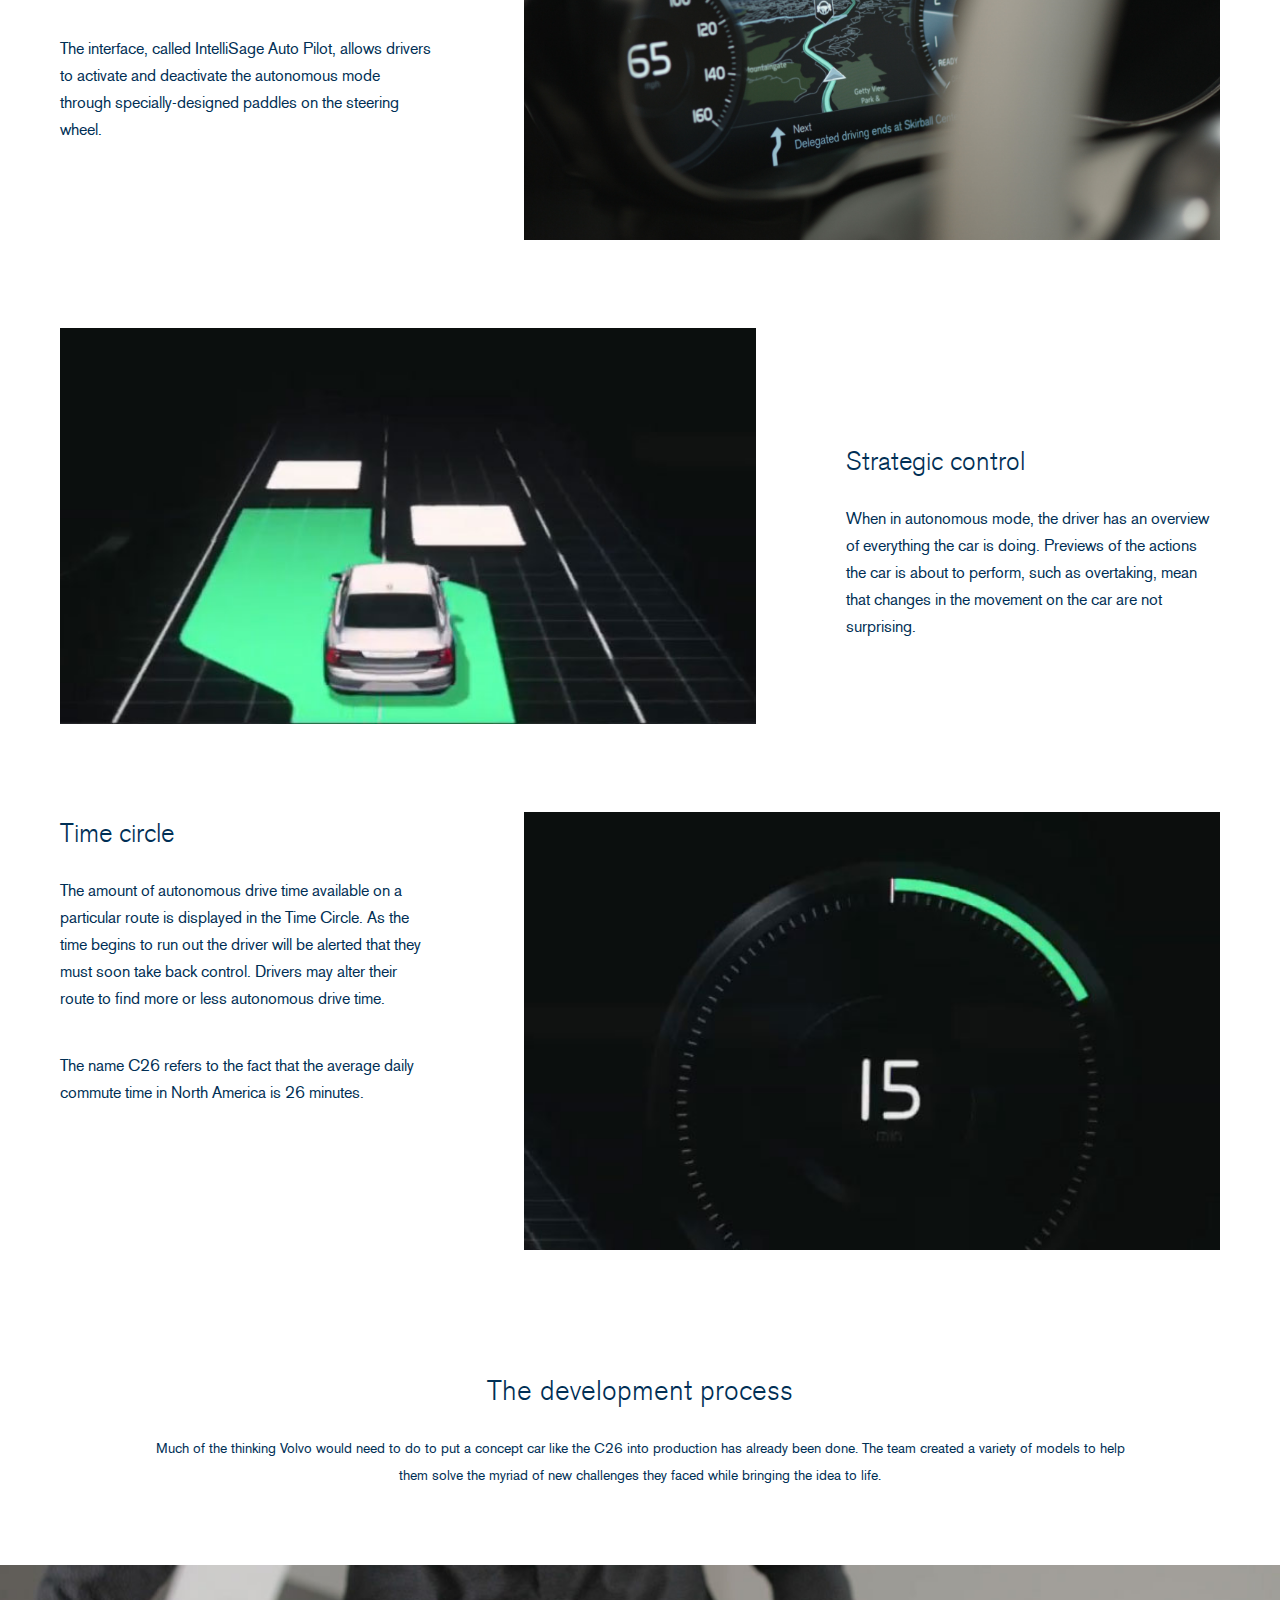
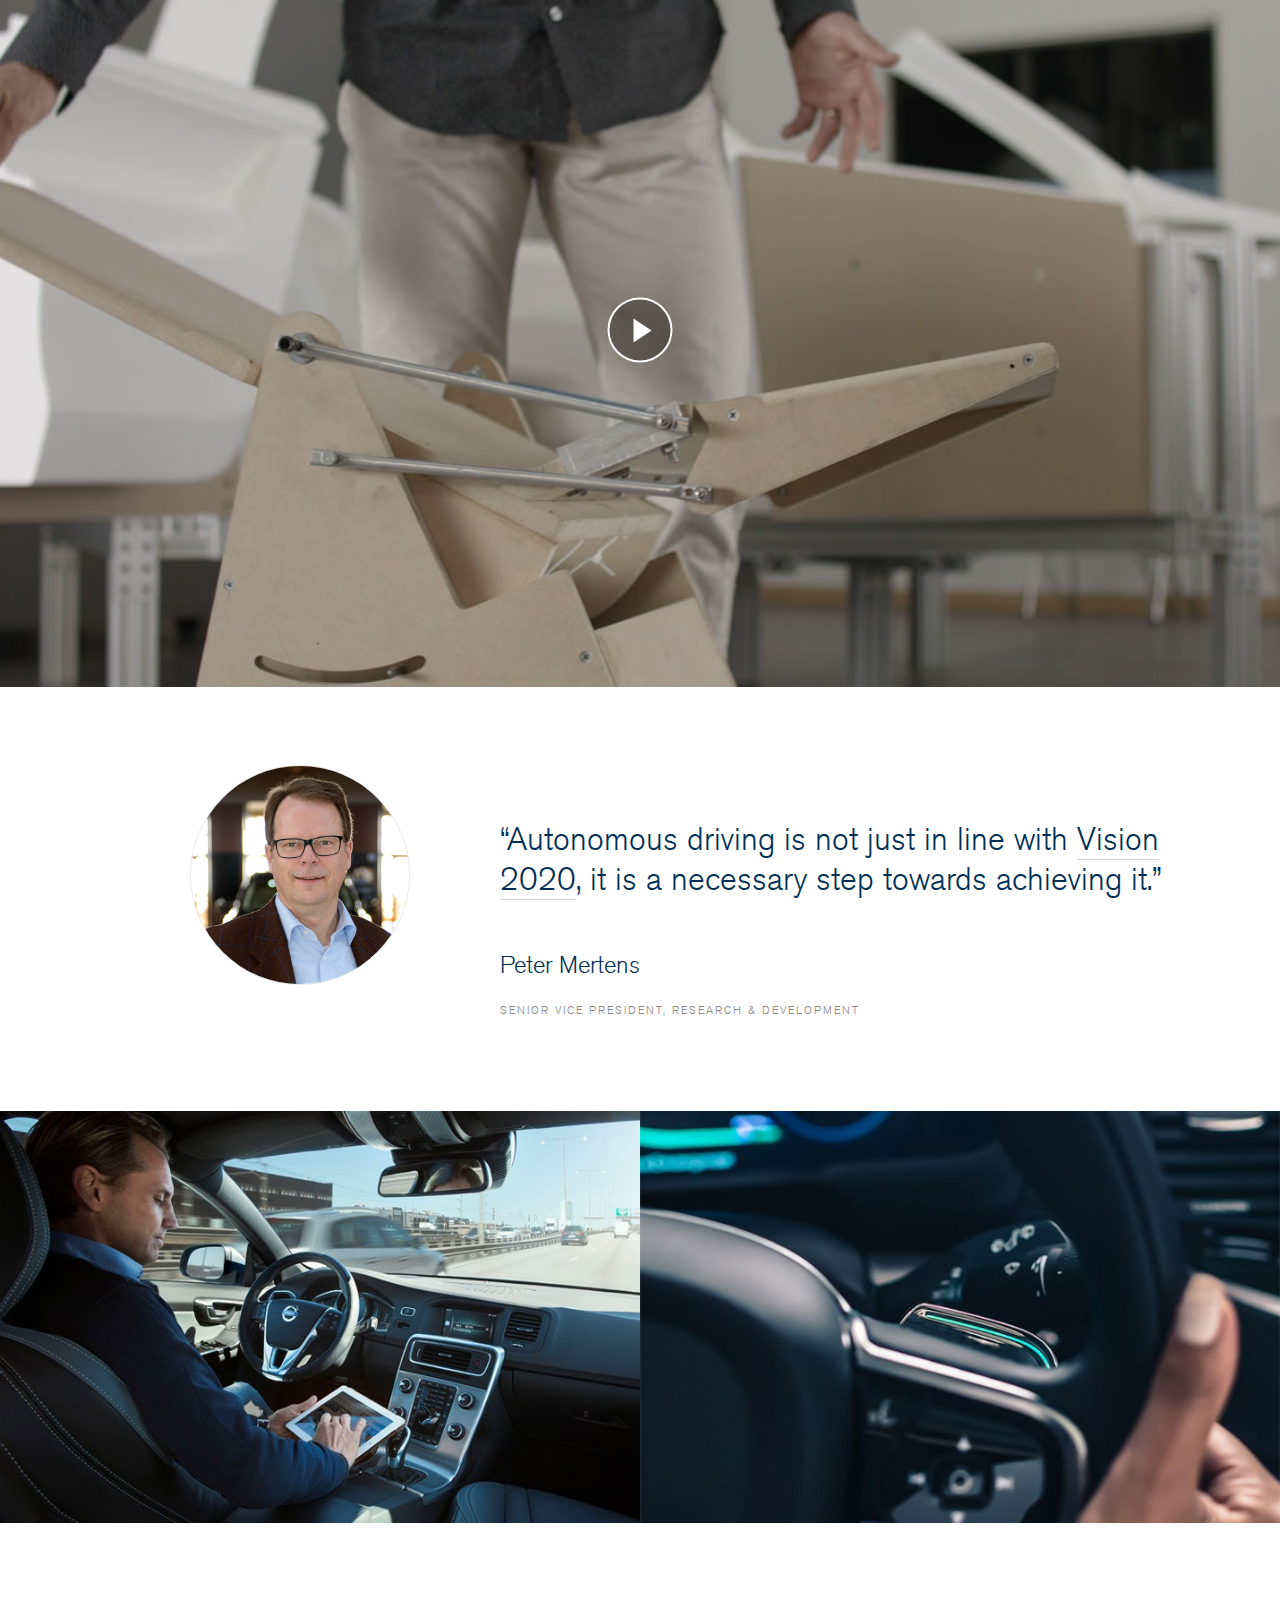
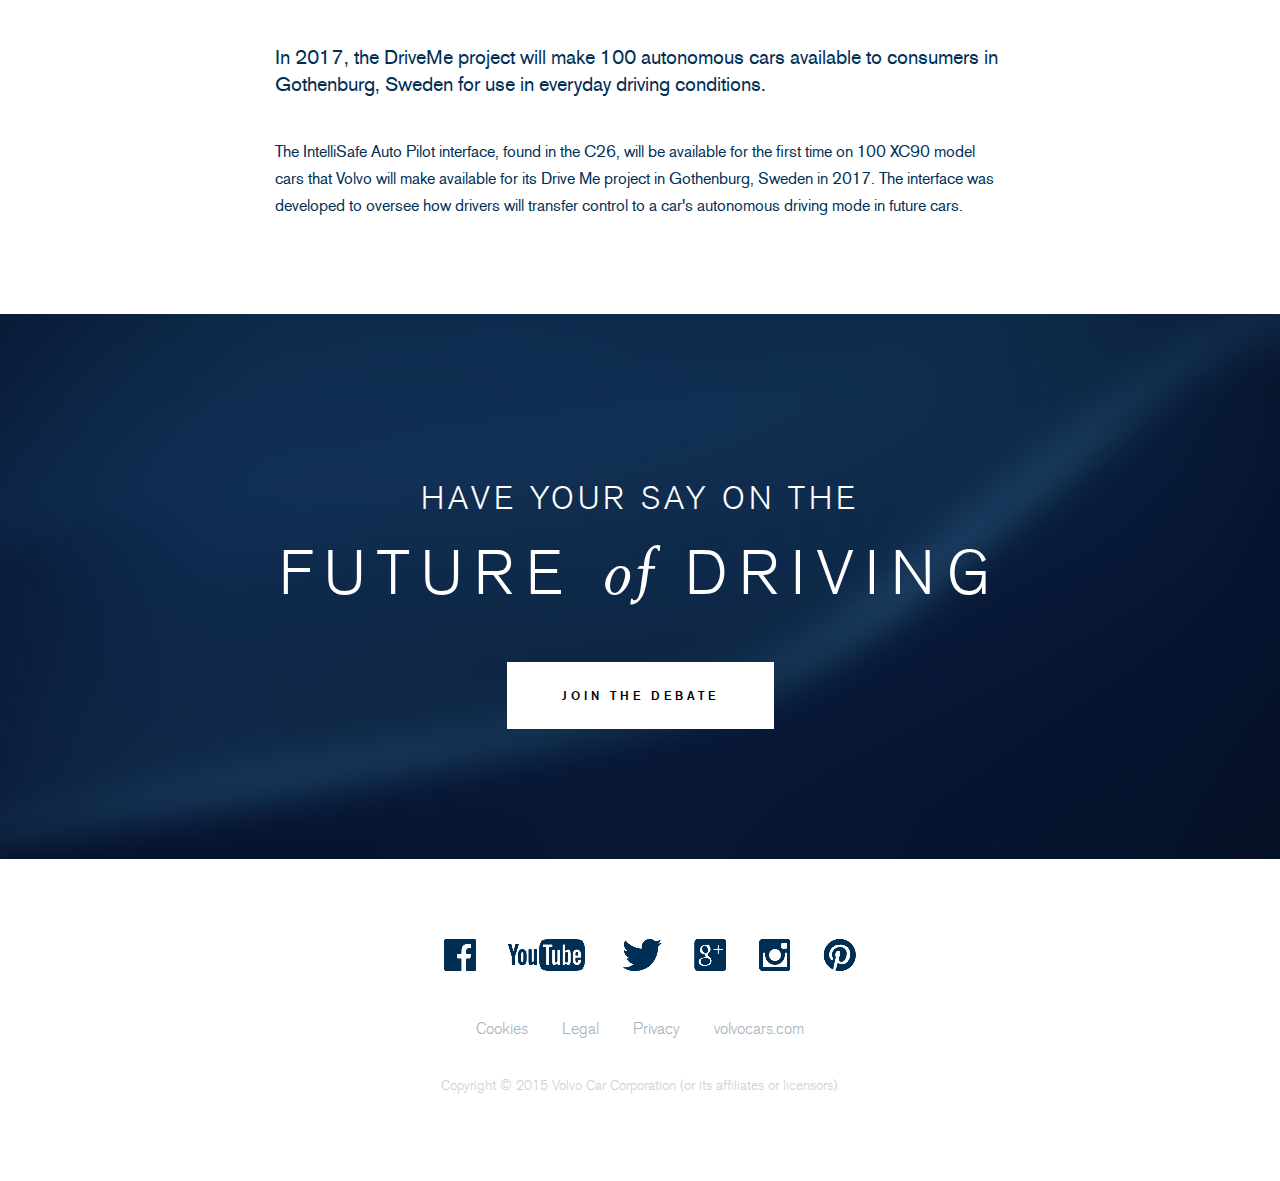
<file: volvo/index.html>
<!DOCTYPE html>
<html lang="en">
<head>
  <meta charset="utf-8">
  <meta name="viewport" content="width=device-width, initial-scale=1">
  <link href="styles/main.css" rel="stylesheet">
  <script src="http://code.jquery.com/jquery-2.2.4.min.js" integrity="sha256-BbhdlvQf/xTY9gja0Dq3HiwQF8LaCRTXxZKRutelT44=" crossorigin="anonymous"></script>
  <title>Volvo</title>
</head>

<body>
<header class="header">
  <div class="header_vid_wrapper">
    <video id="volvo_vid" src="https://az815297.vo.msecnd.net/videos/VCC_C26_Documentary.webm" poster="images/headervid1.jpg">
    </video>
    <div class="logo">
      <img src="images/logo.png">
    </div>
    <div class="playbutton" id="playbutton">
    </div>
    <div class="pausebutton" id="pausebutton">
    </div>
    <div class="video_overlay">
      <div class="video_overlay_text">
        <p>DISCOVER<br class="visible_xs"> CONCEPT 26</p>
      </div>
    </div>
  </div>
</header>

<section class="modes">
  <h2 class="section_title">The Three Modes of C26</h2>
  <h3>Each of the three modes of the C26 seat completely transform the interior. Allowing the car to adapt to whatever the driver wants to accomplish.</h3>
  <div class="mode_list">
    <ul class="choose_mode">
      <li><a href="#">Drive</a></li>
      <li><a href="#">Create</a></li>
      <li><a href="#">Relax</a></li>
    </ul>
    <div class="mode_picture visible_xs">
      <img src="images/relaxmode1.jpg">
    </div>
    <div class="link_image">
      <img src="images/seat.png">
    </div>
    <div class="mode_description">
      <p>In this mode the driver can enjoy a moment of quiet reflection. Switching off entirely and simply enjoying the journey.</p>
    </div>
  </div>
  <div class="mode_picture hidden_xs">
    <img src="images/relaxmode1.jpg">
  </div>
</section>

<section class="interior">
  <div class="quote">
    <div class="words">
      <p>&ldquo;The Concept 26 interior isn't an intangible, futuristic vision. It's the next natural step in the Volvo design story.&rdquo;</p>
    </div>
    <div class="author">
      <img src="images/thomas1.jpg">
      <div class="author_title">
        <p>Thomas Ingenlath</p>
        <p><span>SENIOR VICE PRESIDENT, DESIGN</span></p>
      </div>
    </div>
  </div>
  <img class="interior_img" src="images/ursa1.jpg">
</section>

<section class="autonomous_mode">
  <div class="quote">
    <div class="words">
      <p>&ldquo;Volvo will accept full liability whenever one of our cars is in autonomous mode. We are one of the first car makers in the world to make such a promise.&rdquo;</p>
    </div>
    <div class="author">
      <img src="images/hakan_thumb1.jpg">
      <div class="author_title">
        <p>Hakan Samuelsson</p>
        <p><span>VOLVO CAR GROUP PRESIDENT AND CEO</span></p>
      </div>
    </div>
  </div>
  <div class="hmi subcontainer">
    <div class="img_wrapper">
      <img src="images/ursa2.jpg">
    </div>
    <div class="section_info">
      <h2>HMI</h2>
      <p>The interface, called IntelliSage Auto Pilot, allows drivers to activate and deactivate the autonomous mode through specially-designed paddles on the steering wheel.</p>
    </div>
  </div>
  <div class="control subcontainer">
    <div class="img_wrapper">
      <img src="images/control1.jpg">
    </div>
    <div class="section_info">
      <h2>Strategic control</h2>
      <p>When in autonomous mode, the driver has an overview of everything the car is doing. Previews of the actions the car is about to perform, such as overtaking, mean that changes in the movement on the car are not surprising.</p>
    </div>
  </div>
  <div class="time_circle subcontainer">
    <div class="img_wrapper">
      <img src="images/timecircle1.jpg">
    </div>
    <div class="section_info">
      <h2>Time circle</h2>
      <p>The amount of autonomous drive time available on a particular route is displayed in the Time Circle. As the time begins to run out the driver will be alerted that they must soon take back control. <span class="hidden_tablet">Drivers may alter their route to find more or less autonomous drive time.</span></p>
      <p><span class="hidden_tablet">The name C26 refers to the fact that the average daily commute time in North America is 26 minutes.</span></p>
    </div>
  </div>
</section>

<section class="development">
  <div class="dev_process_hidden_phone">
    <h2>The development process</h2>
    <p>Much of the thinking Volvo would need to do to put a concept car like the C26 into production has already been done. The team created a variety of models to help them solve the myriad of new challenges they faced while bringing the idea to life.</p>
  </div>
  <div class="dev_vid_wrapper">
    <video id="volvo_vid1" src="https://az815297.vo.msecnd.net/videos/VCC_C26_Documentary.webm" poster="images/development1.jpg">
    </video>
    <div class="playbutton1">
    </div>
  </div>
  <div class="section_info dev_process_visible_phone">
    <h2>The development process</h2>
    <p>Much of the thinking Volvo would need to do to put a concept car like the C26 into production has already been done. The team created a variety of models to help them solve the myriad of new challenges they faced while bringing the idea to life.</p>
  </div>
  <div class="quote">
    <div class="words">
      <p>&ldquo;Autonomous driving is not just in line with <span class="underline">Vision 2020</span>, it is a necessary step towards achieving it.&rdquo;</p>
    </div>
    <div class="author">
      <img src="images/peter_thumb1.jpg">
      <div class="author_title">
        <p>Peter Mertens</p>
        <p><span>SENIOR VICE PRESIDENT, RESEARCH &amp; DEVELOPMENT</span></p>
      </div>
    </div>
  </div>
</section>

<section class="drive_me">
  <div class="img_wrapper">
    <img src="images/development2.jpg">
  </div>
  <div class="img_wrapper">
    <img src="images/development3.jpg">
  </div>
  <div class="drive_me_info">
    <h3>In 2017, the DriveMe project will make 100 autonomous cars available to consumers in Gothenburg, Sweden for use in everyday driving conditions.</h3>
    <p>The IntelliSafe Auto Pilot interface, found in the C26, will be available for the first time on 100 XC90 model cars that Volvo will make available for its Drive Me project in Gothenburg, Sweden in 2017. The interface was developed to oversee how drivers will transfer control to a car's autonomous driving mode in future cars.</p>
    <p><span class="hidden_desktop">The Drive Me project will make 100 self-driving Volvos available to consumers around Gothenburg for use in everyday driving conditions. The cars will be driven autonomously on about 50 kilometers (31 miles) of selected roads.<soan></p>
  </div>
  <div class="stay_informed hidden_desktop">
    <p class="join">Join us as we continue to explore the future of autonomous driving.</p>
    <a class="btn" href="#">STAY INFORMED</a>
  </div>
</section>

<footer class="footer">
  <div class="footer_content">
    <p class="say">HAVE YOUR SAY ON THE</p>
    <p>FUTURE<br class="linebreak_phone"> <span>of</span><br class="linebreak_phone"> DRIVING</p>
    <a class="btn" href="#">JOIN THE DEBATE</a>
  </div>
  <div class="footer_links">
    <ul class="socialmedia">
      <li><a class="social_icons facebook" href="#" title="Facebook">Facebook</a></li>
      <li><a class="social_icons youtube" href="#" title="YouTube">YouTube</a></li>
      <li><a class="social_icons twitter" href="#" title="Twitter">Twitter</a></li>
      <li><a class="social_icons gplus" href="#" title="Google Plus">Google Plus</a></li>
      <li><a class="social_icons instagram" href="#" title="Instagram">Instagram</a></li>
      <li><a class="social_icons pinterest" href="#" title="Pinterest">Pinterest</a></li>
    </ul>
    <nav class="site_nav">
      <a href="#">Cookies</a>
      <a href="#">Legal</a>
      <a href="#">Privacy</a>
      <a href="#">volvocars.com</a>
    </nav>
  </div>
  <p class="copy">Copyright &copy; 2015 Volvo Car Corporation (or its affiliates or licensors).</p>
</footer>

<script src="js/script.js"></script>

</body>
</html>
</file>
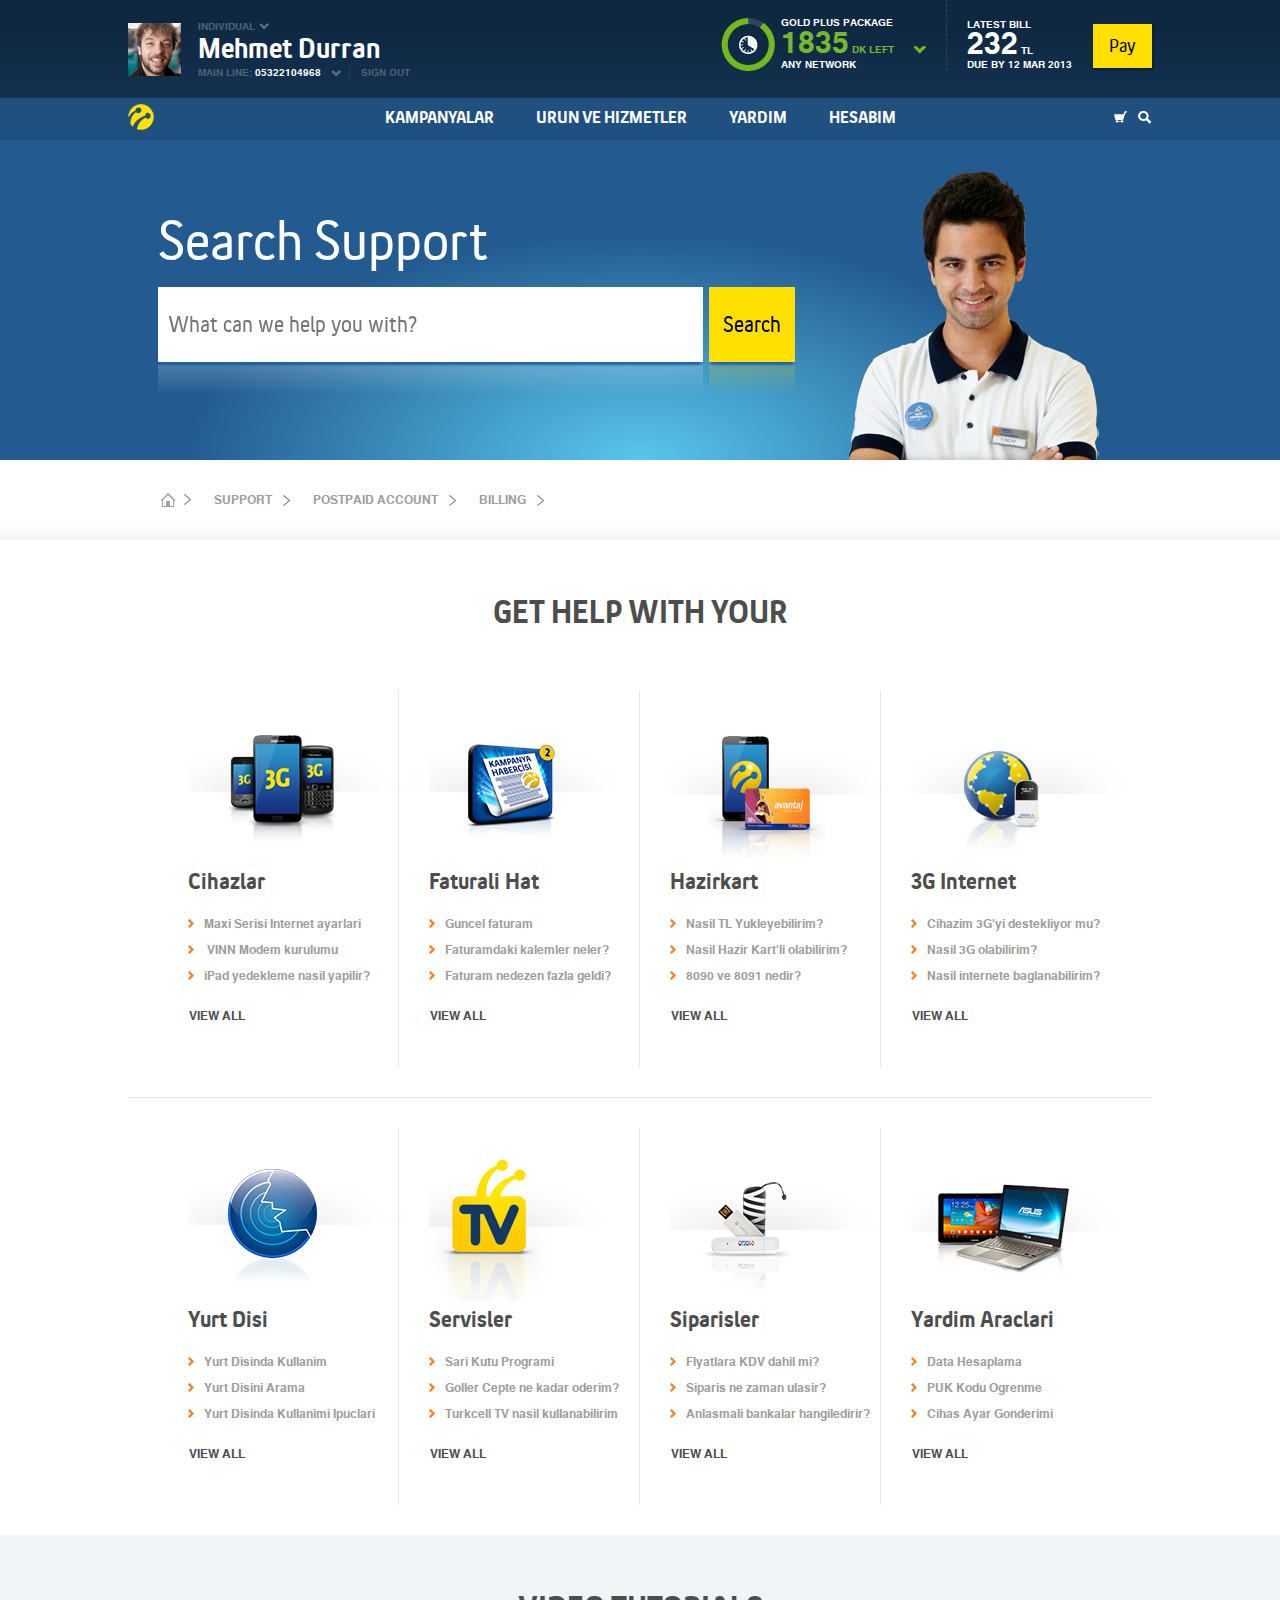
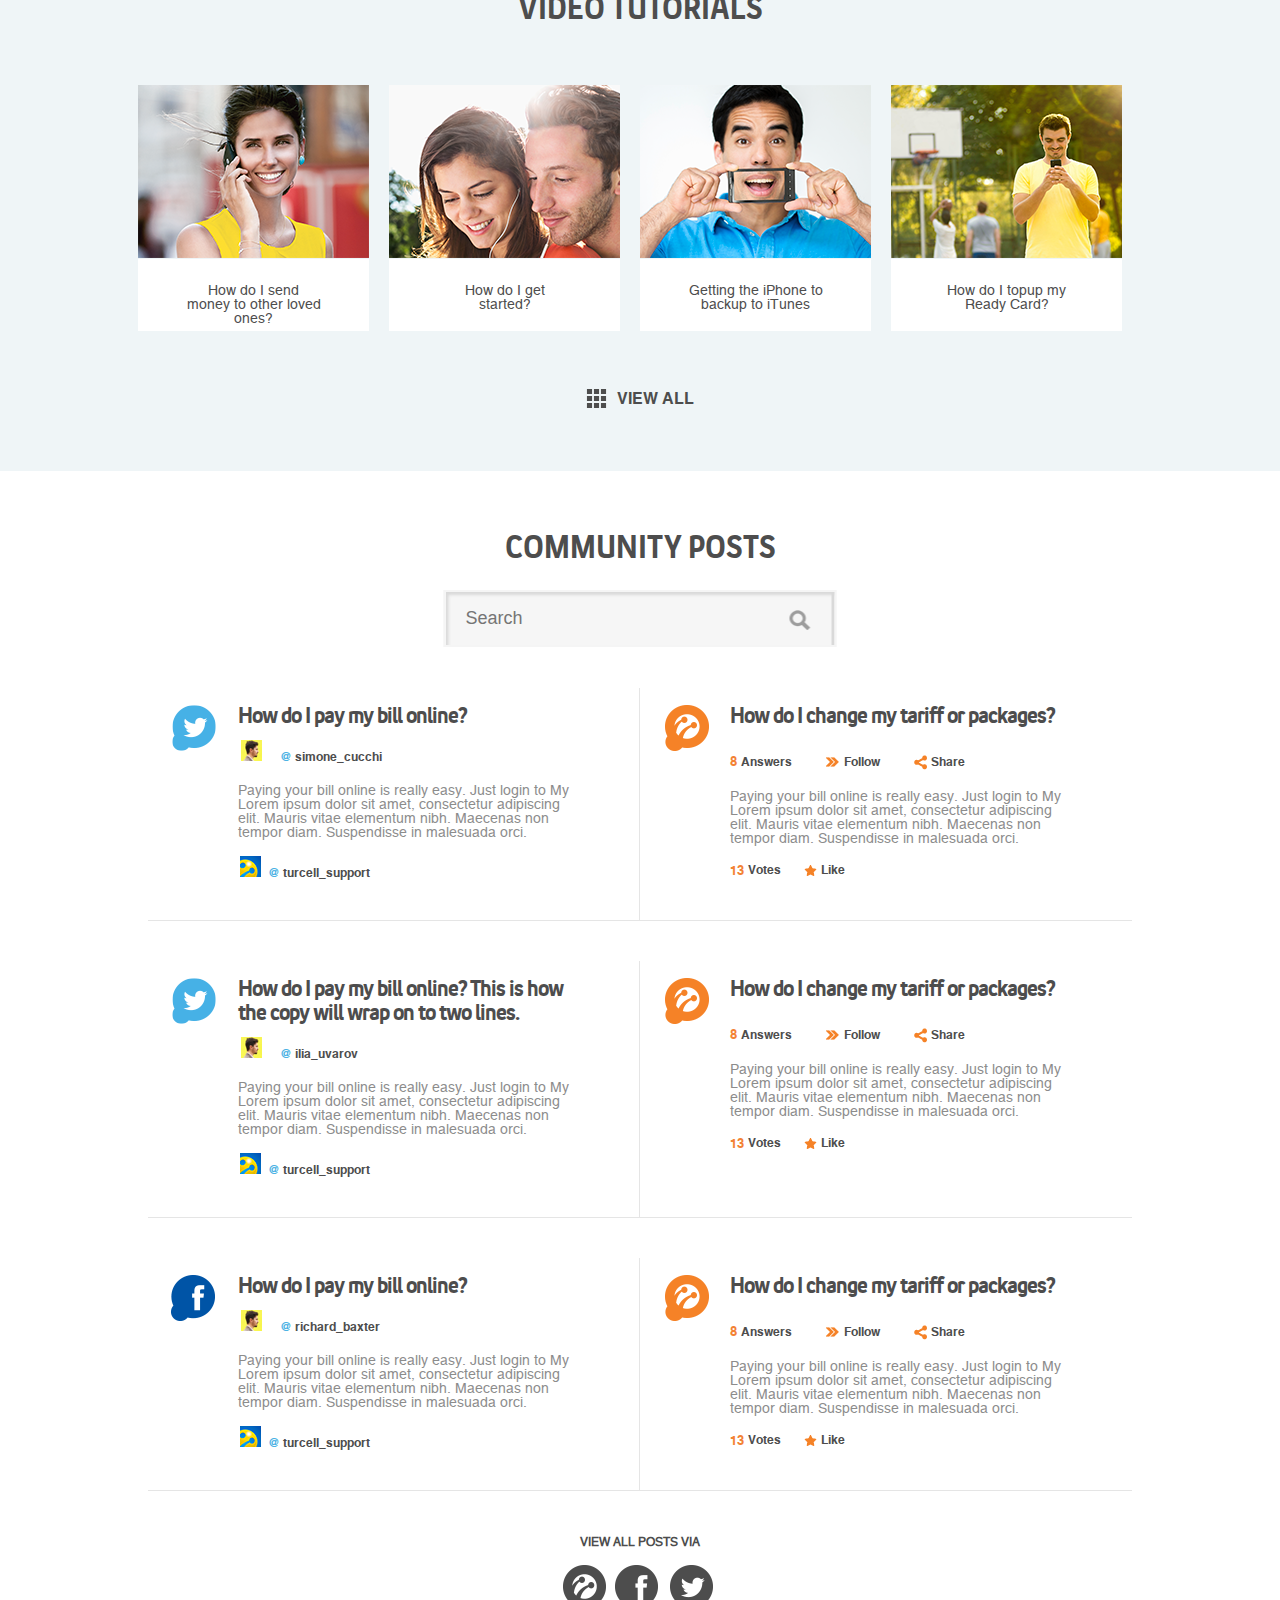
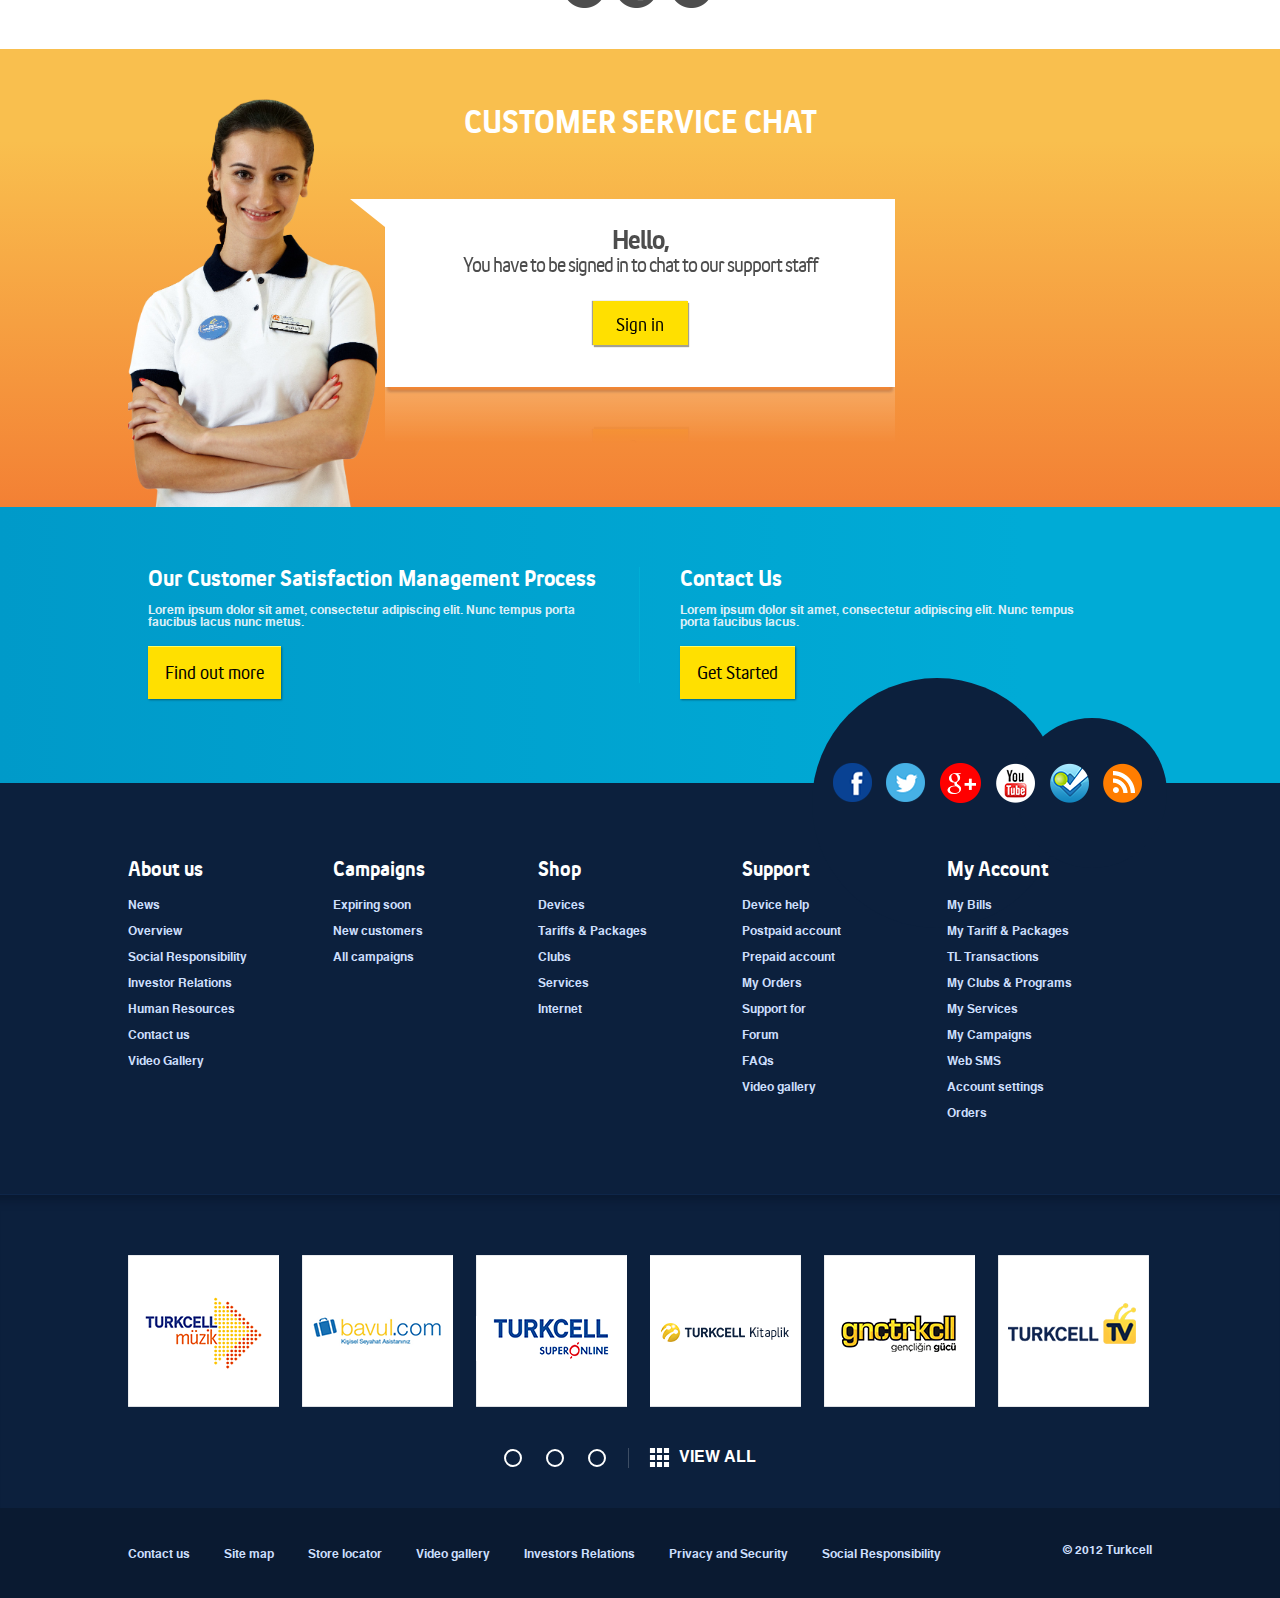
<file: trk/index_loggedin.html>
<!DOCTYPE html>
<html lang="en">
<head>
  <meta charset="utf-8">
  <link href="styles/main.css" rel="stylesheet">
  <title>Home</title>
</head>
<body>

<header class="login_header">
  <div class="login_header_top">
    <div class="container">
      <div class="account_info">
        <img src="images/mehmet.png">
        <nav class="login_links">
          <a class="individual" href="#">INDIVIDUAL</a>
          <p class="username">Mehmet Durran</p>
          <a class="phone_number" href="#">MAIN LINE: <span>05322104968</span></a>
          <a class="sign_in_out" href="#">SIGN OUT</a>
        </nav>
        
        <div class="bill_info">
          <p>LATEST BILL</p>
          <p><span>232</span> TL</p>
          <p>DUE BY 12 MAR 2013</p>
          <a class="pay" href="#">Pay</a>
        </div>

        <div class="package">
          <p>GOLD PLUS PACKAGE</p>
          <a href="#"><span>1835</span> DK LEFT</a>
          <p>ANY NETWORK</p>
        </div>
      </div>
    </div>
  </div>

  <div class="login_header_bot">
    <div class="container">
      <div class="login_logo">
        <a href="index.html"><img src="images/loginlogo.png" alt="Turkcell"></a>
      </div>
      <nav class="mainLinks">
        <a href="#">KAMPANYALAR</a>
        <a href="#">URUN VE HIZMETLER</a>
        <a href="articles.html">YARDIM</a>
        <a href="information.html">HESABIM</a>
      </nav>
      <div class="cart_search">
        <a class="shopping_cart" title="Shopping Cart" href="#">cart</a>
        <a class="looking_glass" title="Search" href="#">search</a>
      </div>
    </div>
  </div>
</header>

<section class="hero">
  <div class="container">
    <h1>Search Support</h1>
      <form class="help">
         <input type="text" class="text" placeholder="What can we help you with?">
         <input type="button" class="search" value="Search">
      </form>
  </div>
</section>
    
<section class="crumb_search">
  <div class="container">
    <nav class="breadcrumbs">
      <a class="home_icon" href="index.html"><span>HOME</span></a>
      <a href="support.html">SUPPORT</a>
      <a href="#">POSTPAID ACCOUNT</a>
      <a href="#">BILLING</a>
    </nav>
  </div>
</section>

<section class="services">
  <div class="container">
    <h1 class="section_title">GET HELP WITH YOUR</h2>
    <div class="serviceRow">
      <div class="serviceColumn col_1">
        <h2>Cihazlar</h2>
          <a href="#">Maxi Serisi Internet ayarlari</a>
          <a href="#"> VINN Modem kurulumu</a>
          <a href="#">iPad yedekleme nasil yapilir?</a>
          <a class="view" href="#">VIEW ALL</a>
      </div>
      <div class="serviceColumn col_2">
        <h2>Faturali Hat</h2>
          <a href="#">Guncel faturam</a>
          <a href="#">Faturamdaki kalemler neler?</a>
          <a href="#">Faturam nedezen fazla geldi?</a>
          <a class="view" href="#">VIEW ALL</a>
      </div>
      <div class="serviceColumn col_3">
        <h2>Hazirkart</h2>
          <a href="#">Nasil TL Yukleyebilirim?</a>
          <a href="#">Nasil Hazir Kart'li olabilirim?</a>
          <a href="#">8090 ve 8091 nedir?</a>
          <a class="view" href="#">VIEW ALL</a>
      </div>
      <div class="serviceColumn col_4">
        <h2>3G Internet</h2>
          <a href="#">Cihazim 3G'yi destekliyor mu?</a>
          <a href="#">Nasil 3G olabilirim?</a>
          <a href="#">Nasil internete baglanabilirim?</a>
          <a class="view" href="#">VIEW ALL</a>
      </div>
    </div>
    <div class="serviceRow">
      <div class="serviceColumn col_5">
        <h2>Yurt Disi</h2>
          <a href="#">Yurt Disinda Kullanim</a>
          <a href="#">Yurt Disini Arama</a>
          <a href="#">Yurt Disinda Kullanimi Ipuclari</a>
          <a class="view" href="#">VIEW ALL</a>
      </div>
      <div class="serviceColumn col_6">
        <h2>Servisler</h2>
          <a href="#">Sari Kutu Programi</a>
          <a href="#">Goller Cepte ne kadar oderim?</a>
          <a href="#">Turkcell TV nasil kullanabilirim</a>
          <a class="view" href="#">VIEW ALL</a>
      </div>
      <div class="serviceColumn col_7">
        <h2>Siparisler</h2>
          <a href="#">Flyatlara KDV dahil mi?</a>
          <a href="#">Siparis ne zaman ulasir?</a>
          <a href="#">Anlasmali bankalar hangiledirir?</a>
          <a class="view" href="#">VIEW ALL</a>
      </div>
      <div class="serviceColumn col_8">
        <h2>Yardim Araclari</h2>
          <a href="#">Data Hesaplama</a>
          <a href="#">PUK Kodu Ogrenme</a>
          <a href="#">Cihas Ayar Gonderimi</a>
          <a class="view" href="#">VIEW ALL</a>
      </div>
    </div>
  </div>
</section>

<section class="videos">
  <div class="container">
    <h1 class="section_title">VIDEO TUTORIALS</h1>
    <div class="video_listing">
      <div class="vid_thumbnail">
        <video poster="images/video1.png">
          <source src="#" type="video/mp4">
        </video>
        <div class="vid_description">
          <p>How do I send money to other loved ones?</p>
        </div>
      </div>
      <div class="vid_thumbnail">
        <video poster="images/video2.png">
          <source src="#" type="video/mp4">
        </video>
        <div class="vid_description">
          <p>How do I get started?</p>
        </div>
      </div>
      <div class="vid_thumbnail">
        <video poster="images/video3.png">
          <source src="#" type="video/mp4">
        </video>
        <div class="vid_description">
          <p>Getting the iPhone to backup to iTunes</p>
        </div>
      </div>
      <div class="vid_thumbnail">
        <video poster="images/video4.png">
          <source src="#" type="video/mp4">
        </video>
        <div class="vid_description">
          <p>How do I topup my Ready Card?</p>
        </div>
      </div>
    </div>
    <a class="view_videos" href="#">VIEW ALL</a>
  </div>
</section>

<section class="community">
  <div class="container">
    <h1 class="section_title">COMMUNITY POSTS</h1>
      <form class="communitySearch">
        <input type="text" class="searchComm" placeholder="Search">
        <input type="button" class="searchCommButton">
      </form>
    <div class="communityRow commFirst">
      <div class="communityColumn bill">
        <h2>How do I pay my bill online?</h2>
          <a class="user comm_small_links" href="#"><img src="images/user1.png"><span>@</span> simone_cucchi</a>
          <p>Paying your bill online is really easy. Just login to My Lorem ipsum dolor sit amet, consectetur adipiscing elit. Mauris vitae elementum nibh. Maecenas non tempor diam. Suspendisse in malesuada orci.</p>
          <a class="turcell comm_small_links" href="#"><span>@</span> turcell_support</a>
      </div>
      <div class="communityColumn tariff">
        <h2>How do I change my tariff or packages?</h2>
          <a class="answers comm_small_links" href="#">Answers</a>
          <a class="follow comm_small_links" href="#">Follow</a>
          <a class="share comm_small_links" href="#">Share</a>
          <p>Paying your bill online is really easy. Just login to My Lorem ipsum dolor sit amet, consectetur adipiscing elit. Mauris vitae elementum nibh. Maecenas non tempor diam. Suspendisse in malesuada orci.</p>
          <a class="votes comm_small_links" href="#">Votes</a>
          <a class="like comm_small_links" href="#">Like</a>
      </div>
    </div>
    <div class="communityRow">
      <div class="communityColumn bill">
        <h2>How do I pay my bill online? This is how the copy will wrap on to two lines.</h2>
          <a class="user comm_small_links" href="#"><img src="images/user1.png"><span>@</span> ilia_uvarov</a>
          <p>Paying your bill online is really easy. Just login to My Lorem ipsum dolor sit amet, consectetur adipiscing elit. Mauris vitae elementum nibh. Maecenas non tempor diam. Suspendisse in malesuada orci.</p>
          <a class="turcell comm_small_links" href="#"><span>@</span> turcell_support</a>
      </div>
      <div class="communityColumn tariff">
        <h2>How do I change my tariff or packages?</h2>
          <a class="answers comm_small_links" href="#">Answers</a>
          <a class="follow comm_small_links" href="#">Follow</a>
          <a class="share comm_small_links" href="#">Share</a>
          <p>Paying your bill online is really easy. Just login to My Lorem ipsum dolor sit amet, consectetur adipiscing elit. Mauris vitae elementum nibh. Maecenas non tempor diam. Suspendisse in malesuada orci.</p>
          <a class="votes comm_small_links" href="#">Votes</a>
          <a class="like comm_small_links" href="#">Like</a>
      </div>
    </div>
    <div class="communityRow">
      <div class="communityColumn bill last_bill">
        <h2>How do I pay my bill online?</h2>
          <a class="user comm_small_links" href="#"><img src="images/user1.png"><span>@</span> richard_baxter</a>
          <p>Paying your bill online is really easy. Just login to My Lorem ipsum dolor sit amet, consectetur adipiscing elit. Mauris vitae elementum nibh. Maecenas non tempor diam. Suspendisse in malesuada orci.</p>
          <a class="turcell comm_small_links" href="#"><span>@</span> turcell_support</a>
        </div>
      <div class="communityColumn tariff">
        <h2>How do I change my tariff or packages?</h2>
          <a class="answers comm_small_links" href="#">Answers</a>
          <a class="follow comm_small_links" href="#">Follow</a>
          <a class="share comm_small_links" href="#">Share</a>
          <p>Paying your bill online is really easy. Just login to My Lorem ipsum dolor sit amet, consectetur adipiscing elit. Mauris vitae elementum nibh. Maecenas non tempor diam. Suspendisse in malesuada orci.</p>
          <a class="votes comm_small_links" href="#">Votes</a>
          <a class="like comm_small_links" href="#">Like</a>
        </div>
      </div>
    <div class="viewSocialMedia">
      <p>VIEW ALL POSTS VIA</p>
      <ul class="social_links">
        <li><a class="turkcell1" href="#" title="Turkcell">Turkcell</a></li>
        <li><a class="facebook1" href="#" title="Facebook">Facebook</a></li>
        <li><a class="twitter1" href="#" title="Twitter">Twitter</a></li>
      </ul>
    </div>
  </div>
</section>

<section class="cs_chat">
  <div class="container">
    <h1 class="section_title">CUSTOMER SERVICE CHAT</h1>
    <div class="chatBubble">
      <p><span>Hello,</span></p>
      <p>You have to be signed in to chat to our support staff</p>
      <a href="#" class="btn_signIn">Sign in</a>
    </div>
  </div>
</section>

<section class="contact">
  <div class="container">
    <div class="contactColumn">
      <h2>Our Customer Satisfaction Management Process</h2>
      <p>Lorem ipsum dolor sit amet, consectetur adipiscing elit. Nunc tempus porta faucibus lacus nunc metus.</p>
      <a href="#" class="btn_contact">Find out more</a>
    </div>
    <div class="contactColumn contact2">
      <h2>Contact Us</h2>
      <p>Lorem ipsum dolor sit amet, consectetur adipiscing elit. Nunc tempus porta faucibus lacus.</p>
      <a href="#" class="btn_contact">Get Started</a>
      <div class="bubble1"></div>
    </div>
  </div>
</section>

<footer class="footer">
  <div class="container">
    <ul class="social_links footer_socialmedia">
      <li><a class="facebook2" href="#" title="Facebook">Facebook</a></li>
      <li><a class="twitter2" href="#" title="Twitter">Twitter</a></li>
      <li><a class="googleplus" href="#" title="Google Plus">Google Plus</a></li>
      <li><a class="youtube" href="#" title="YouTube">YouTube</a></li>
      <li><a class="foursquare" href="#" title="Foursquare">Foursquare</a></li>
      <li><a class="rss" href="#" title="RSS">RSS</a></li>
    </ul>
    <div class="footerLinks">
      <div class="footerColumn">
        <h2 class="footer_title">About us</h2>
        <h3><a href="#">News</a></h3>
        <h3><a href="#">Overview</a></h3>
        <h3><a href="#">Social Responsibility</a></h3>
        <h3><a href="#">Investor Relations</a></h3>
        <h3><a href="#">Human Resources</a></h3>
        <h3><a href="#">Contact us</a></h3>
        <h3><a href="#">Video Gallery</a></h3>
      </div>
      <div class="footerColumn">
        <h2 class="footer_title">Campaigns</h2>
        <h3><a href="#">Expiring soon</a></h3>
        <h3><a href="#">New customers</a></h3>
        <h3><a href="#">All campaigns</a></h3>
      </div>
      <div class="footerColumn">
        <h2 class="footer_title">Shop</h2>
        <h3><a href="#">Devices</a></h3>
        <h3><a href="#">Tariffs & Packages</a></h3>
        <h3><a href="#">Clubs</a></h3>
        <h3><a href="#">Services</a></h3>
        <h3><a href="#">Internet</a></h3>
      </div>
      <div class="footerColumn">
        <h2 class="footer_title">Support</h2>
        <h3><a href="#">Device help</a></h3>
        <h3><a href="#">Postpaid account</a></h3>
        <h3><a href="#">Prepaid account</a></h3>
        <h3><a href="#">My Orders</a></h3>
        <h3><a href="#">Support for</a></h3>
        <h3><a href="#">Forum</a></h3>
        <h3><a href="#">FAQs</a></h3>
        <h3><a href="#">Video gallery</a></h3>
      </div>
      <div class="footerColumn">
        <h2 class="footer_title">My Account</h2>
        <h3><a href="#">My Bills</a></h3>
        <h3><a href="#">My Tariff & Packages</a></h3>
        <h3><a href="#">TL Transactions</a></h3>
        <h3><a href="#">My Clubs & Programs</a></h3>
        <h3><a href="#">My Services</a></h3>
        <h3><a href="#">My Campaigns</a></h3>
        <h3><a href="#">Web SMS</a></h3>
        <h3><a href="#">Account settings</a></h3>
        <h3><a href="#">Orders</a></h3>
      </div>
    </div>
  </div>
    <div id="footer_carousel">
      <div class="container">
        <ol class="carousel_brands">
          <li><a href="#" title="Turkcell muzik"><img src="images/otherlinks1.png"></a></li>
          <li><a href="#" title="bavul.com"><img src="images/otherlinks2.png"></a></li>
          <li><a href="#" title="Turkcell superonline"><img src="images/otherlinks3.png"></a></li>
          <li><a href="#" title="Turkcell kitaplik"><img src="images/otherlinks4.png"></a></li>
          <li><a href="#" title="gnctrkcll"><img src="images/otherlinks5.png"></a></li>
          <li><a href="#" title="Turkcell TV"><img src="images/otherlinks6.png"></a></li>
          <li><a href="#" title="Turkcell muzik"><img src="images/otherlinks1.png"></a></li>
          <li><a href="#" title="bavul.com"><img src="images/otherlinks2.png"></a></li>
          <li><a href="#" title="Turkcell superonline"><img src="images/otherlinks3.png"></a></li>
          <li><a href="#" title="Turkcell kitaplik"><img src="images/otherlinks4.png"></a></li>
          <li><a href="#" title="gnctrkcll"><img src="images/otherlinks5.png"></a></li>
          <li><a href="#" title="Turkcell TV"><img src="images/otherlinks6.png"></a></li>
          <li><a href="#" title="Turkcell muzik"><img src="images/otherlinks1.png"></a></li>
          <li><a href="#" title="bavul.com"><img src="images/otherlinks2.png"></a></li>
          <li><a href="#" title="Turkcell superonline"><img src="images/otherlinks3.png"></a></li>
          <li><a href="#" title="Turkcell kitaplik"><img src="images/otherlinks4.png"></a></li>
          <li><a href="#" title="gnctrkcll"><img src="images/otherlinks5.png"></a></li>
          <li><a href="#" title="Turkcell TV"><img src="images/otherlinks6.png"></a></li>
        </ol>
      </div>
        <div class="carousel_controls">
          <div class="container">
            <ol class="carousel_indicators">
              <li class="page1"><a href="#">1</a></li>
              <li class="page2"><a href="#">2</a></li>
              <li class="page3"><a href="#">3</a></li>
              <li><a href="#" class="view_all">VIEW ALL</a></li>
            </ol>
          </div>
        </div>
      </div>
    </div>
    <nav class="smallPrintLinks">
      <div class="container">
        <a href="#">Contact us</a>
        <a href="#">Site map</a>
        <a href="#">Store locator</a>
        <a href="#">Video gallery</a>
        <a href="#">Investors Relations</a>
        <a href="#">Privacy and Security</a>
        <a href="#">Social Responsibility</a>
        <p>&copy; 2012 Turkcell</p>
      </div>
    </nav>
</footer>

<script src="https://code.jquery.com/jquery-2.2.4.min.js" integrity="sha256-BbhdlvQf/xTY9gja0Dq3HiwQF8LaCRTXxZKRutelT44=" crossorigin="anonymous"></script>

<script>
$(document).ready(function() {
  $('.carousel_indicators li.page1').click(function() {
    $('.carousel_brands').addClass('page1');
    $('.carousel_brands').removeClass('page2');
    $('.carousel_brands').removeClass('page3');
    return false;
  });

  $('.carousel_indicators li.page2').click(function() {
    $('.carousel_brands').addClass('page2');
    $('.carousel_brands').removeClass('page1');
    $('.carousel_brands').removeClass('page3');
    return false;
  });

  $('.carousel_indicators li.page3').click(function() {
    $('.carousel_brands').addClass('page3');
    $('.carousel_brands').removeClass('page1');
    $('.carousel_brands').removeClass('page2');
    return false;
  });
});
</script>

</body>
</html>
</file>
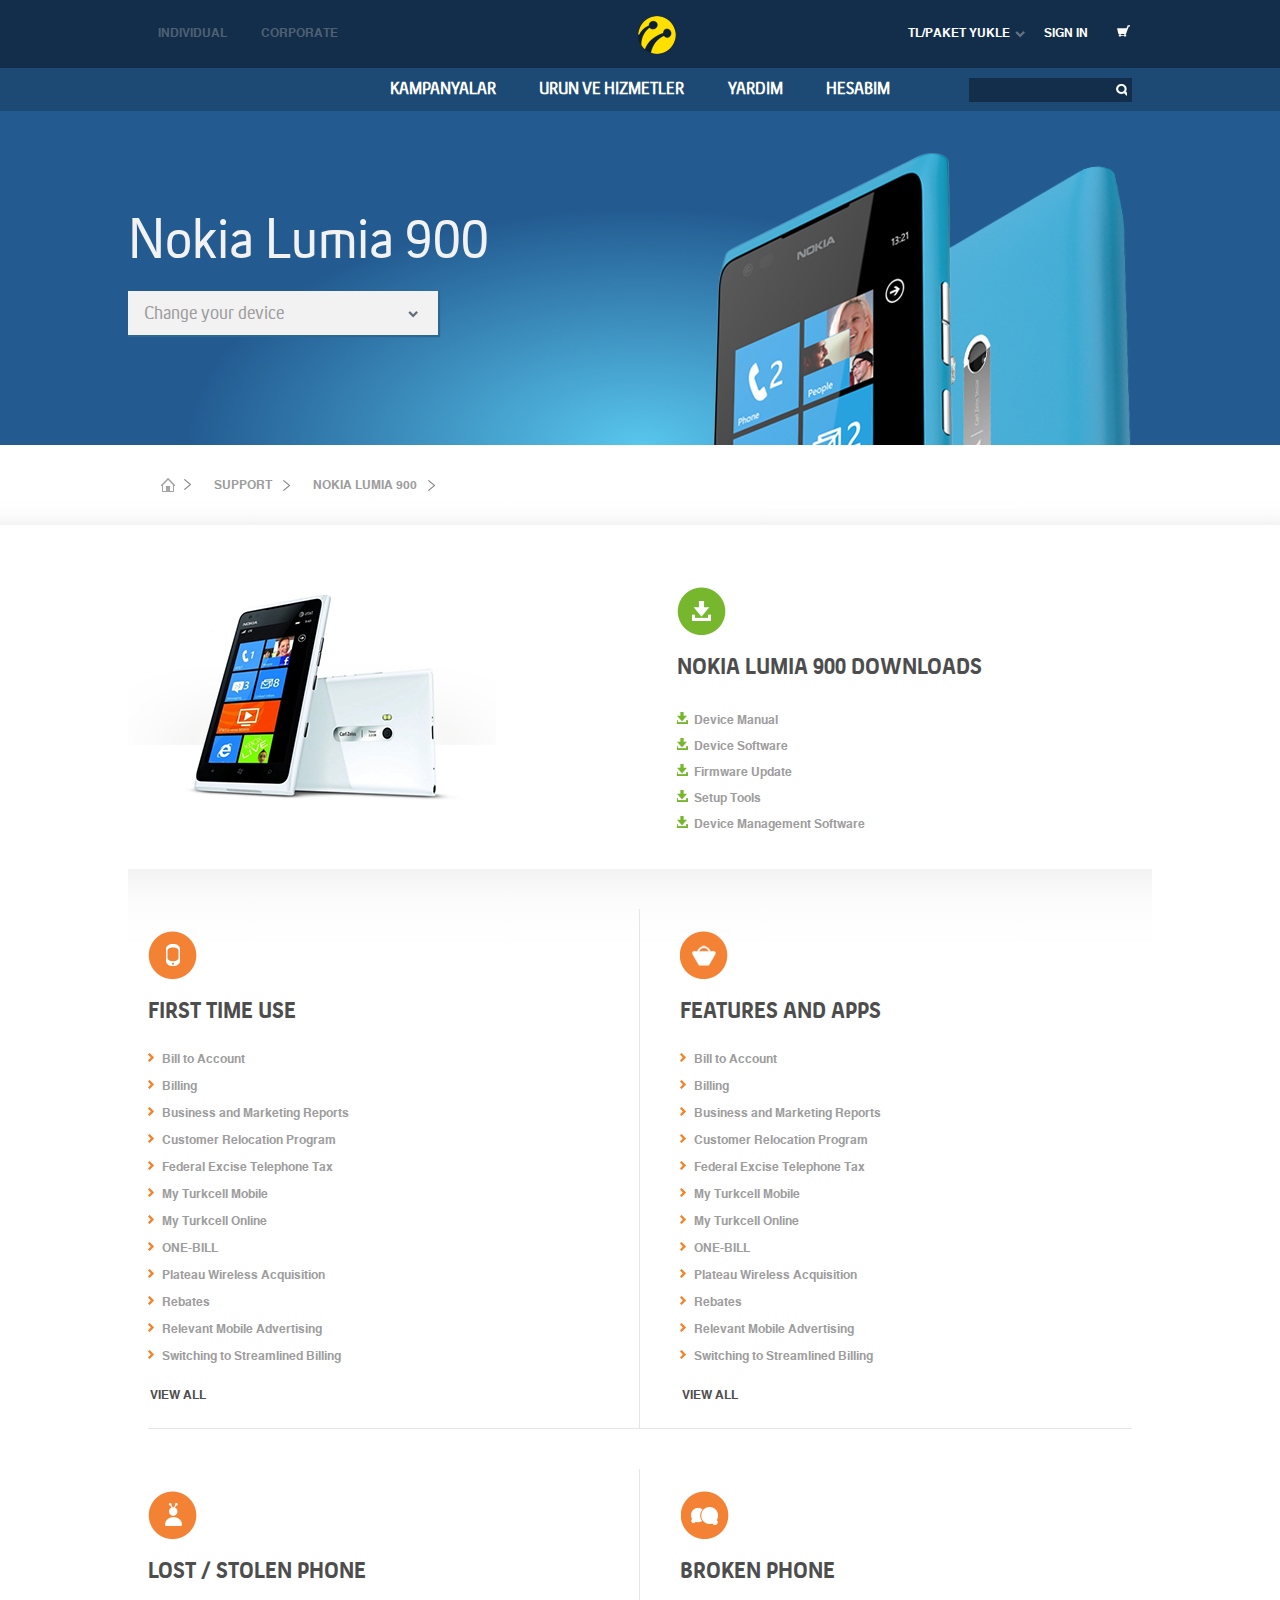
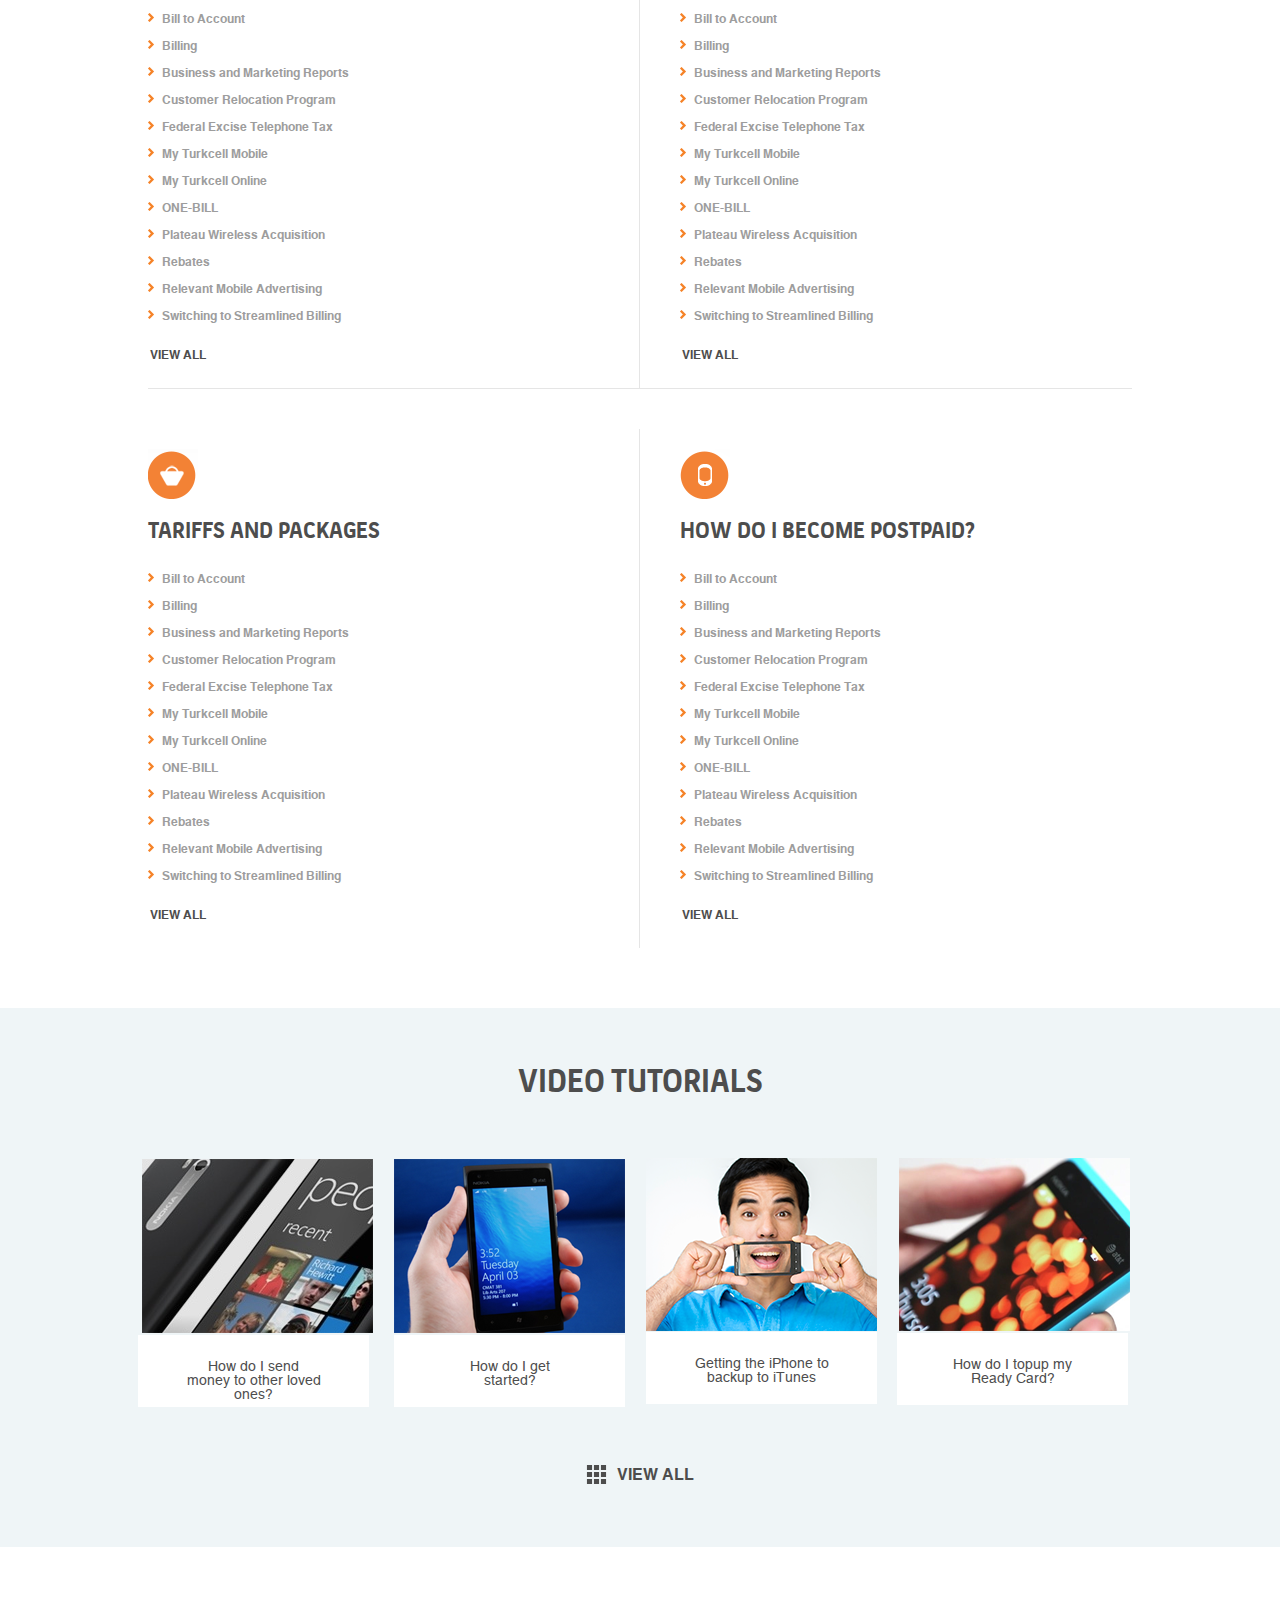
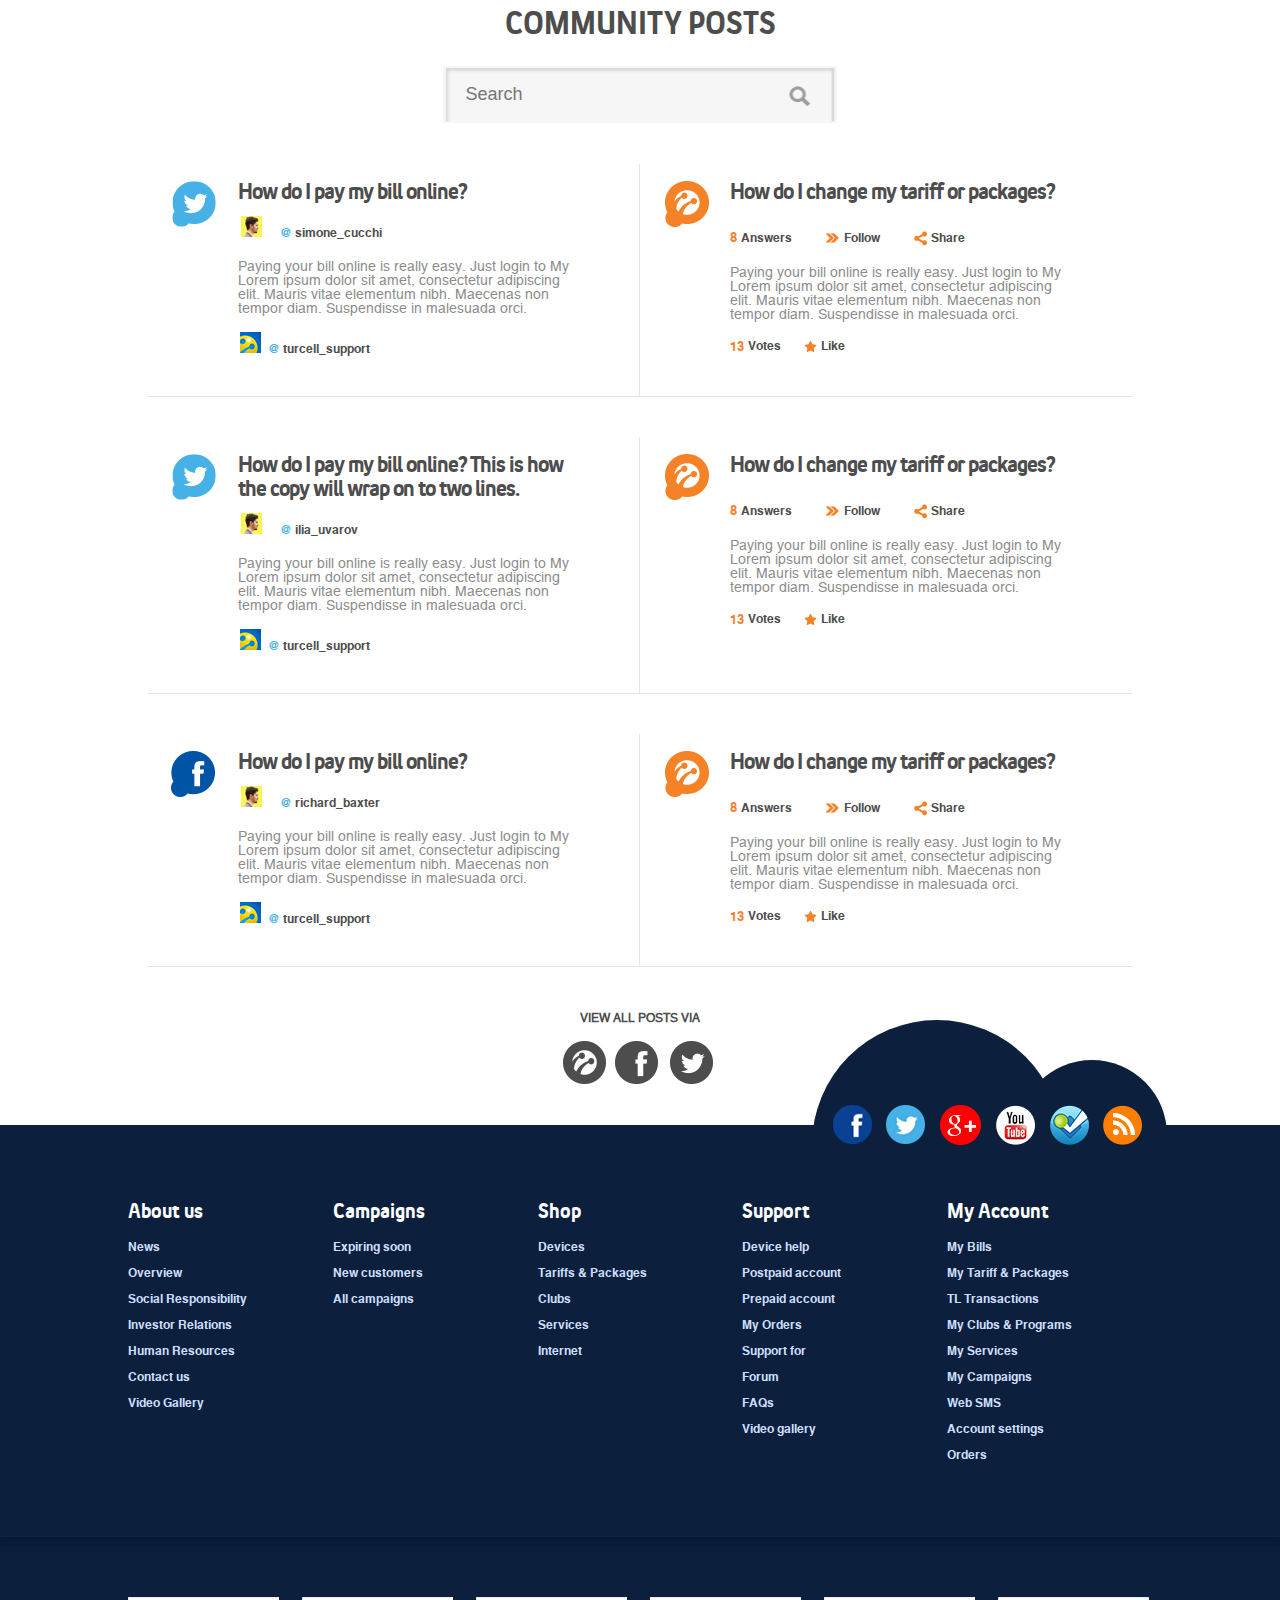
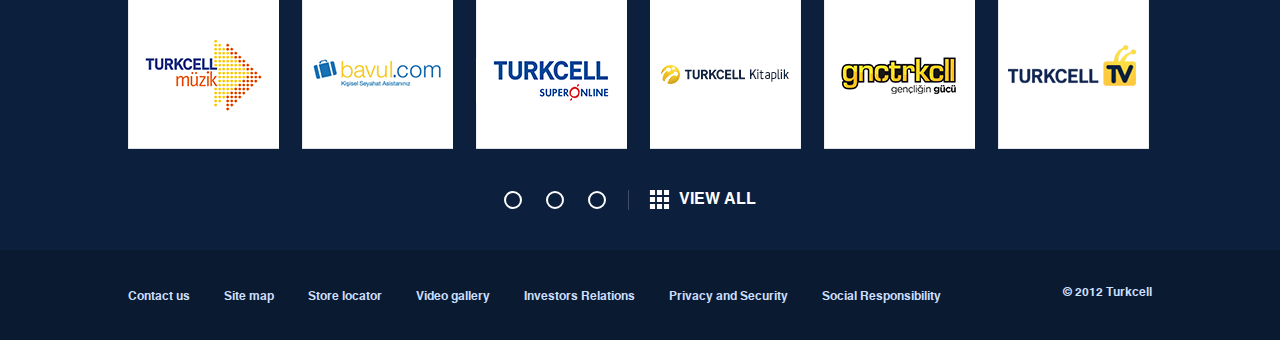
<file: trk/information.html>
<!DOCTYPE html>
<html lang="en">
<head>
  <meta charset="utf-8">
  <link href="styles/main.css" rel="stylesheet">
  <title>Home</title>
</head>
<body>

<header class="header">
  <div class="header_top">
    <div class="container">
      <div class="secondaryLinks">
        <nav class="secondaryNav">
          <a href="information_loggedin.html">INDIVIDUAL</a>
          <a href="#">CORPORATE</a>
        </nav>

        <div class="logo">
          <a href="index.html"><img src="images/logo.png" alt="Turkcell"></a>
        </div>

        <nav class="authentication">
          <a class="dropdown" href="#">TL/PAKET YUKLE</a>
          <a href="information_loggedin.html">SIGN IN</a>
          <a class="cart" href="#">Cart</a>
        </nav>
      </div>
    </div>
  </div>

  <div class="header_bot">
    <div class="container">
      <nav class="mainLinks">
        <a href="#">KAMPANYALAR</a>
        <a href="#">URUN VE HIZMETLER</a>
        <a href="articles.html">YARDIM</a>
        <a href="information.html">HESABIM</a>
      </nav>

      <div class="searchBox">
        <form>
          <input type="text" class="searchSite">
          <input type="button" class="searchButton">
        </form>
      </div>
    </div>
  </div>
</header>

<section class="device_hero">
  <div class="container">
    <h1>Nokia Lumia 900</h1>
    <div class="device_dropdown">
      <button onclick="changeDevice()" class="dropbtn" href="#">Change your device</button>
      <div id="device_drop" class="device_drop_content">
        <h2>YOUR LINES</h2>
        <a class="line1" href="#">Main line: <span class="phone_number">05322104968</span><span class="paid">POSTPAID</span></a>
          <a class="line2" href="#">Is Hattim<span class="paid">PREPAID</span></a>
          <a class="line3" href="#">Line 3<span class="paid">PREPAID</span></a>
      </div>
    </div>
  </div>
</section>
    
<section class="crumb_search">
  <div class="container">
    <nav class="breadcrumbs">
      <a class="home_icon" href="index.html"><span>HOME</span></a>
      <a href="support.html">SUPPORT</a>
      <a href="#">NOKIA LUMIA 900</a>
    </nav>
  </div>
</section>

<section class="device_resources">
  <div class="container">
    <div class="device_tools">
      <h2>Nokia Lumia 900 Downloads</h2>
      <a href="#">Device Manual</a>
      <a href="#">Device Software</a>
      <a href="#">Firmware Update</a>
      <a href="#">Setup Tools</a>
      <a href="#">Device Management Software</a>
    </div>
  </div>
  <div class="useful_information">
    <div class="container">
      <div class="information_row">
        <div class="information_column first_time">
          <h2>FIRST TIME USE</h2>
          <a href="#">Bill to Account</a>
          <a href="#">Billing</a>
          <a href="#">Business and Marketing Reports</a>
          <a href="#">Customer Relocation Program</a>
          <a href="#">Federal Excise Telephone Tax</a>
          <a href="#">My Turkcell Mobile</a>
          <a href="#">My Turkcell Online</a>
          <a href="#">ONE-BILL</a>
          <a href="#">Plateau Wireless Acquisition</a>
          <a href="#">Rebates</a>
          <a href="#">Relevant Mobile Advertising</a>
          <a href="#">Switching to Streamlined Billing</a>
          <a class="view_all" href="#">VIEW ALL</a>
        </div>
        <div class="information_column features">
          <h2>FEATURES AND APPS</h2>
          <a href="#">Bill to Account</a>
          <a href="#">Billing</a>
          <a href="#">Business and Marketing Reports</a>
          <a href="#">Customer Relocation Program</a>
          <a href="#">Federal Excise Telephone Tax</a>
          <a href="#">My Turkcell Mobile</a>
          <a href="#">My Turkcell Online</a>
          <a href="#">ONE-BILL</a>
          <a href="#">Plateau Wireless Acquisition</a>
          <a href="#">Rebates</a>
          <a href="#">Relevant Mobile Advertising</a>
          <a href="#">Switching to Streamlined Billing</a>
          <a class="view_all" href="#">VIEW ALL</a>
        </div>
      </div>
      <div class="information_row">
        <div class="information_column stolen">
          <h2>LOST / STOLEN PHONE</h2>
          <a href="#">Bill to Account</a>
          <a href="#">Billing</a>
          <a href="#">Business and Marketing Reports</a>
          <a href="#">Customer Relocation Program</a>
          <a href="#">Federal Excise Telephone Tax</a>
          <a href="#">My Turkcell Mobile</a>
          <a href="#">My Turkcell Online</a>
          <a href="#">ONE-BILL</a>
          <a href="#">Plateau Wireless Acquisition</a>
          <a href="#">Rebates</a>
          <a href="#">Relevant Mobile Advertising</a>
          <a href="#">Switching to Streamlined Billing</a>
          <a class="view_all" href="#">VIEW ALL</a>
        </div>
        <div class="information_column broken">
          <h2>BROKEN PHONE</h2>
          <a href="#">Bill to Account</a>
          <a href="#">Billing</a>
          <a href="#">Business and Marketing Reports</a>
          <a href="#">Customer Relocation Program</a>
          <a href="#">Federal Excise Telephone Tax</a>
          <a href="#">My Turkcell Mobile</a>
          <a href="#">My Turkcell Online</a>
          <a href="#">ONE-BILL</a>
          <a href="#">Plateau Wireless Acquisition</a>
          <a href="#">Rebates</a>
          <a href="#">Relevant Mobile Advertising</a>
          <a href="#">Switching to Streamlined Billing</a>
          <a class="view_all" href="#">VIEW ALL</a>
        </div>
      </div>
      <div class="information_row">
        <div class="information_column packages">
          <h2>TARIFFS AND PACKAGES</h2>
          <a href="#">Bill to Account</a>
          <a href="#">Billing</a>
          <a href="#">Business and Marketing Reports</a>
          <a href="#">Customer Relocation Program</a>
          <a href="#">Federal Excise Telephone Tax</a>
          <a href="#">My Turkcell Mobile</a>
          <a href="#">My Turkcell Online</a>
          <a href="#">ONE-BILL</a>
          <a href="#">Plateau Wireless Acquisition</a>
          <a href="#">Rebates</a>
          <a href="#">Relevant Mobile Advertising</a>
          <a href="#">Switching to Streamlined Billing</a>
          <a class="view_all" href="#">VIEW ALL</a>
        </div>
        <div class="information_column postpaid">
          <h2>HOW DO I BECOME POSTPAID?</h2>
          <a href="#">Bill to Account</a>
          <a href="#">Billing</a>
          <a href="#">Business and Marketing Reports</a>
          <a href="#">Customer Relocation Program</a>
          <a href="#">Federal Excise Telephone Tax</a>
          <a href="#">My Turkcell Mobile</a>
          <a href="#">My Turkcell Online</a>
          <a href="#">ONE-BILL</a>
          <a href="#">Plateau Wireless Acquisition</a>
          <a href="#">Rebates</a>
          <a href="#">Relevant Mobile Advertising</a>
          <a href="#">Switching to Streamlined Billing</a>
          <a class="view_all" href="#">VIEW ALL</a>
        </div>
      </div>
    </div>
  </div>
</section>

<section class="videos">
  <div class="container">
    <h1 class="section_title">VIDEO TUTORIALS</h1>
    <div class="video_listing">
      <div class="vid_thumbnail">
        <video poster="images/vid1.png">
          <source src="#" type="video/mp4">
        </video>
        <div class="vid_description">
          <p>How do I send money to other loved ones?</p>
        </div>
      </div>
      <div class="vid_thumbnail">
        <video poster="images/vid2.png">
          <source src="#" type="video/mp4">
        </video>
        <div class="vid_description">
          <p>How do I get started?</p>
        </div>
      </div>
      <div class="vid_thumbnail">
        <video poster="images/video3.png">
          <source src="#" type="video/mp4">
        </video>
        <div class="vid_description">
          <p>Getting the iPhone to backup to iTunes</p>
        </div>
      </div>
      <div class="vid_thumbnail">
        <video poster="images/vid4.png">
          <source src="#" type="video/mp4">
        </video>
        <div class="vid_description">
          <p>How do I topup my Ready Card?</p>
        </div>
      </div>
    </div>
    <a class="view_videos" href="#">VIEW ALL</a>
  </div>
</section>

<section class="community">
  <div class="container">
    <h1 class="section_title">COMMUNITY POSTS</h1>
      <form class="communitySearch">
        <input type="text" class="searchComm" placeholder="Search">
        <input type="button" class="searchCommButton">
      </form>
    <div class="communityRow commFirst">
      <div class="communityColumn bill">
        <h2>How do I pay my bill online?</h2>
          <a class="user comm_small_links" href="#"><img src="images/user1.png"><span>@</span> simone_cucchi</a>
          <p>Paying your bill online is really easy. Just login to My Lorem ipsum dolor sit amet, consectetur adipiscing elit. Mauris vitae elementum nibh. Maecenas non tempor diam. Suspendisse in malesuada orci.</p>
          <a class="turcell comm_small_links" href="#"><span>@</span> turcell_support</a>
      </div>
      <div class="communityColumn tariff">
        <h2>How do I change my tariff or packages?</h2>
          <a class="answers comm_small_links" href="#">Answers</a>
          <a class="follow comm_small_links" href="#">Follow</a>
          <a class="share comm_small_links" href="#">Share</a>
          <p>Paying your bill online is really easy. Just login to My Lorem ipsum dolor sit amet, consectetur adipiscing elit. Mauris vitae elementum nibh. Maecenas non tempor diam. Suspendisse in malesuada orci.</p>
          <a class="votes comm_small_links" href="#">Votes</a>
          <a class="like comm_small_links" href="#">Like</a>
      </div>
    </div>
    <div class="communityRow">
      <div class="communityColumn bill">
        <h2>How do I pay my bill online? This is how the copy will wrap on to two lines.</h2>
          <a class="user comm_small_links" href="#"><img src="images/user1.png"><span>@</span> ilia_uvarov</a>
          <p>Paying your bill online is really easy. Just login to My Lorem ipsum dolor sit amet, consectetur adipiscing elit. Mauris vitae elementum nibh. Maecenas non tempor diam. Suspendisse in malesuada orci.</p>
          <a class="turcell comm_small_links" href="#"><span>@</span> turcell_support</a>
      </div>
      <div class="communityColumn tariff">
        <h2>How do I change my tariff or packages?</h2>
          <a class="answers comm_small_links" href="#">Answers</a>
          <a class="follow comm_small_links" href="#">Follow</a>
          <a class="share comm_small_links" href="#">Share</a>
          <p>Paying your bill online is really easy. Just login to My Lorem ipsum dolor sit amet, consectetur adipiscing elit. Mauris vitae elementum nibh. Maecenas non tempor diam. Suspendisse in malesuada orci.</p>
          <a class="votes comm_small_links" href="#">Votes</a>
          <a class="like comm_small_links" href="#">Like</a>
      </div>
    </div>
    <div class="communityRow">
      <div class="communityColumn bill last_bill">
        <h2>How do I pay my bill online?</h2>
          <a class="user comm_small_links" href="#"><img src="images/user1.png"><span>@</span> richard_baxter</a>
          <p>Paying your bill online is really easy. Just login to My Lorem ipsum dolor sit amet, consectetur adipiscing elit. Mauris vitae elementum nibh. Maecenas non tempor diam. Suspendisse in malesuada orci.</p>
          <a class="turcell comm_small_links" href="#"><span>@</span> turcell_support</a>
        </div>
      <div class="communityColumn tariff">
        <h2>How do I change my tariff or packages?</h2>
          <a class="answers comm_small_links" href="#">Answers</a>
          <a class="follow comm_small_links" href="#">Follow</a>
          <a class="share comm_small_links" href="#">Share</a>
          <p>Paying your bill online is really easy. Just login to My Lorem ipsum dolor sit amet, consectetur adipiscing elit. Mauris vitae elementum nibh. Maecenas non tempor diam. Suspendisse in malesuada orci.</p>
          <a class="votes comm_small_links" href="#">Votes</a>
          <a class="like comm_small_links" href="#">Like</a>
        </div>
      </div>
    <div class="viewSocialMedia">
      <p>VIEW ALL POSTS VIA</p>
      <ul class="social_links">
        <li><a class="turkcell1" href="#" title="Turkcell">Turkcell</a></li>
        <li><a class="facebook1" href="#" title="Facebook">Facebook</a></li>
        <li><a class="twitter1" href="#" title="Twitter">Twitter</a></li>
      </ul>
    </div>
  </div>
</section>

<footer class="footer">
  <div class="container">
    <ul class="social_links footer_socialmedia">
      <li><a class="facebook2" href="#" title="Facebook">Facebook</a></li>
      <li><a class="twitter2" href="#" title="Twitter">Twitter</a></li>
      <li><a class="googleplus" href="#" title="Google Plus">Google Plus</a></li>
      <li><a class="youtube" href="#" title="YouTube">YouTube</a></li>
      <li><a class="foursquare" href="#" title="Foursquare">Foursquare</a></li>
      <li><a class="rss" href="#" title="RSS">RSS</a></li>
    </ul>
    <div class="footerLinks">
      <div class="footerColumn">
        <h2 class="footer_title">About us</h2>
        <h3><a href="#">News</a></h3>
        <h3><a href="#">Overview</a></h3>
        <h3><a href="#">Social Responsibility</a></h3>
        <h3><a href="#">Investor Relations</a></h3>
        <h3><a href="#">Human Resources</a></h3>
        <h3><a href="#">Contact us</a></h3>
        <h3><a href="#">Video Gallery</a></h3>
      </div>
      <div class="footerColumn">
        <h2 class="footer_title">Campaigns</h2>
        <h3><a href="#">Expiring soon</a></h3>
        <h3><a href="#">New customers</a></h3>
        <h3><a href="#">All campaigns</a></h3>
      </div>
      <div class="footerColumn">
        <h2 class="footer_title">Shop</h2>
        <h3><a href="#">Devices</a></h3>
        <h3><a href="#">Tariffs & Packages</a></h3>
        <h3><a href="#">Clubs</a></h3>
        <h3><a href="#">Services</a></h3>
        <h3><a href="#">Internet</a></h3>
      </div>
      <div class="footerColumn">
        <h2 class="footer_title">Support</h2>
        <h3><a href="#">Device help</a></h3>
        <h3><a href="#">Postpaid account</a></h3>
        <h3><a href="#">Prepaid account</a></h3>
        <h3><a href="#">My Orders</a></h3>
        <h3><a href="#">Support for</a></h3>
        <h3><a href="#">Forum</a></h3>
        <h3><a href="#">FAQs</a></h3>
        <h3><a href="#">Video gallery</a></h3>
      </div>
      <div class="footerColumn">
        <h2 class="footer_title">My Account</h2>
        <h3><a href="#">My Bills</a></h3>
        <h3><a href="#">My Tariff & Packages</a></h3>
        <h3><a href="#">TL Transactions</a></h3>
        <h3><a href="#">My Clubs & Programs</a></h3>
        <h3><a href="#">My Services</a></h3>
        <h3><a href="#">My Campaigns</a></h3>
        <h3><a href="#">Web SMS</a></h3>
        <h3><a href="#">Account settings</a></h3>
        <h3><a href="#">Orders</a></h3>
      </div>
    </div>
  </div>
    <div id="footer_carousel">
      <div class="container">
        <ol class="carousel_brands">
          <li><a href="#" title="Turkcell muzik"><img src="images/otherlinks1.png"></a></li>
          <li><a href="#" title="bavul.com"><img src="images/otherlinks2.png"></a></li>
          <li><a href="#" title="Turkcell superonline"><img src="images/otherlinks3.png"></a></li>
          <li><a href="#" title="Turkcell kitaplik"><img src="images/otherlinks4.png"></a></li>
          <li><a href="#" title="gnctrkcll"><img src="images/otherlinks5.png"></a></li>
          <li><a href="#" title="Turkcell TV"><img src="images/otherlinks6.png"></a></li>
          <li><a href="#" title="Turkcell muzik"><img src="images/otherlinks1.png"></a></li>
          <li><a href="#" title="bavul.com"><img src="images/otherlinks2.png"></a></li>
          <li><a href="#" title="Turkcell superonline"><img src="images/otherlinks3.png"></a></li>
          <li><a href="#" title="Turkcell kitaplik"><img src="images/otherlinks4.png"></a></li>
          <li><a href="#" title="gnctrkcll"><img src="images/otherlinks5.png"></a></li>
          <li><a href="#" title="Turkcell TV"><img src="images/otherlinks6.png"></a></li>
          <li><a href="#" title="Turkcell muzik"><img src="images/otherlinks1.png"></a></li>
          <li><a href="#" title="bavul.com"><img src="images/otherlinks2.png"></a></li>
          <li><a href="#" title="Turkcell superonline"><img src="images/otherlinks3.png"></a></li>
          <li><a href="#" title="Turkcell kitaplik"><img src="images/otherlinks4.png"></a></li>
          <li><a href="#" title="gnctrkcll"><img src="images/otherlinks5.png"></a></li>
          <li><a href="#" title="Turkcell TV"><img src="images/otherlinks6.png"></a></li>
        </ol>
      </div>
        <div class="carousel_controls">
          <div class="container">
            <ol class="carousel_indicators">
              <li class="page1"><a href="#">1</a></li>
              <li class="page2"><a href="#">2</a></li>
              <li class="page3"><a href="#">3</a></li>
              <li><a href="#" class="view_all">VIEW ALL</a></li>
            </ol>
          </div>
        </div>
      </div>
    </div>
    <nav class="smallPrintLinks">
      <div class="container">
        <a href="#">Contact us</a>
        <a href="#">Site map</a>
        <a href="#">Store locator</a>
        <a href="#">Video gallery</a>
        <a href="#">Investors Relations</a>
        <a href="#">Privacy and Security</a>
        <a href="#">Social Responsibility</a>
        <p>&copy; 2012 Turkcell</p>
      </div>
    </nav>
</footer>

<script src="https://code.jquery.com/jquery-2.2.4.min.js" integrity="sha256-BbhdlvQf/xTY9gja0Dq3HiwQF8LaCRTXxZKRutelT44=" crossorigin="anonymous"></script>

<script>
function changeDevice() {
  document.getElementById('device_drop').classList.toggle('show');
}

window.onclick = function(event) {
  if (!event.target.matches('.dropbtn')) {
    var dropdowns = document.getElementsByClassName("device_drop_content");
    var i;
    for (i = 0; i < dropdowns.length; i++) {
      var openDropdown = dropdowns [i];
      if (openDropdown.classList.contains('show')) {
        openDropdown.classList.remove('show');
      }
    }
  }
}
</script>

<script>
$(document).ready(function() {
  $('.carousel_indicators li.page1').click(function() {
    $('.carousel_brands').addClass('page1');
    $('.carousel_brands').removeClass('page2');
    $('.carousel_brands').removeClass('page3');
    return false;
  });

  $('.carousel_indicators li.page2').click(function() {
    $('.carousel_brands').addClass('page2');
    $('.carousel_brands').removeClass('page1');
    $('.carousel_brands').removeClass('page3');
    return false;
  });

  $('.carousel_indicators li.page3').click(function() {
    $('.carousel_brands').addClass('page3');
    $('.carousel_brands').removeClass('page1');
    $('.carousel_brands').removeClass('page2');
    return false;
  });
});
</script>

</body>
</html>
</file>
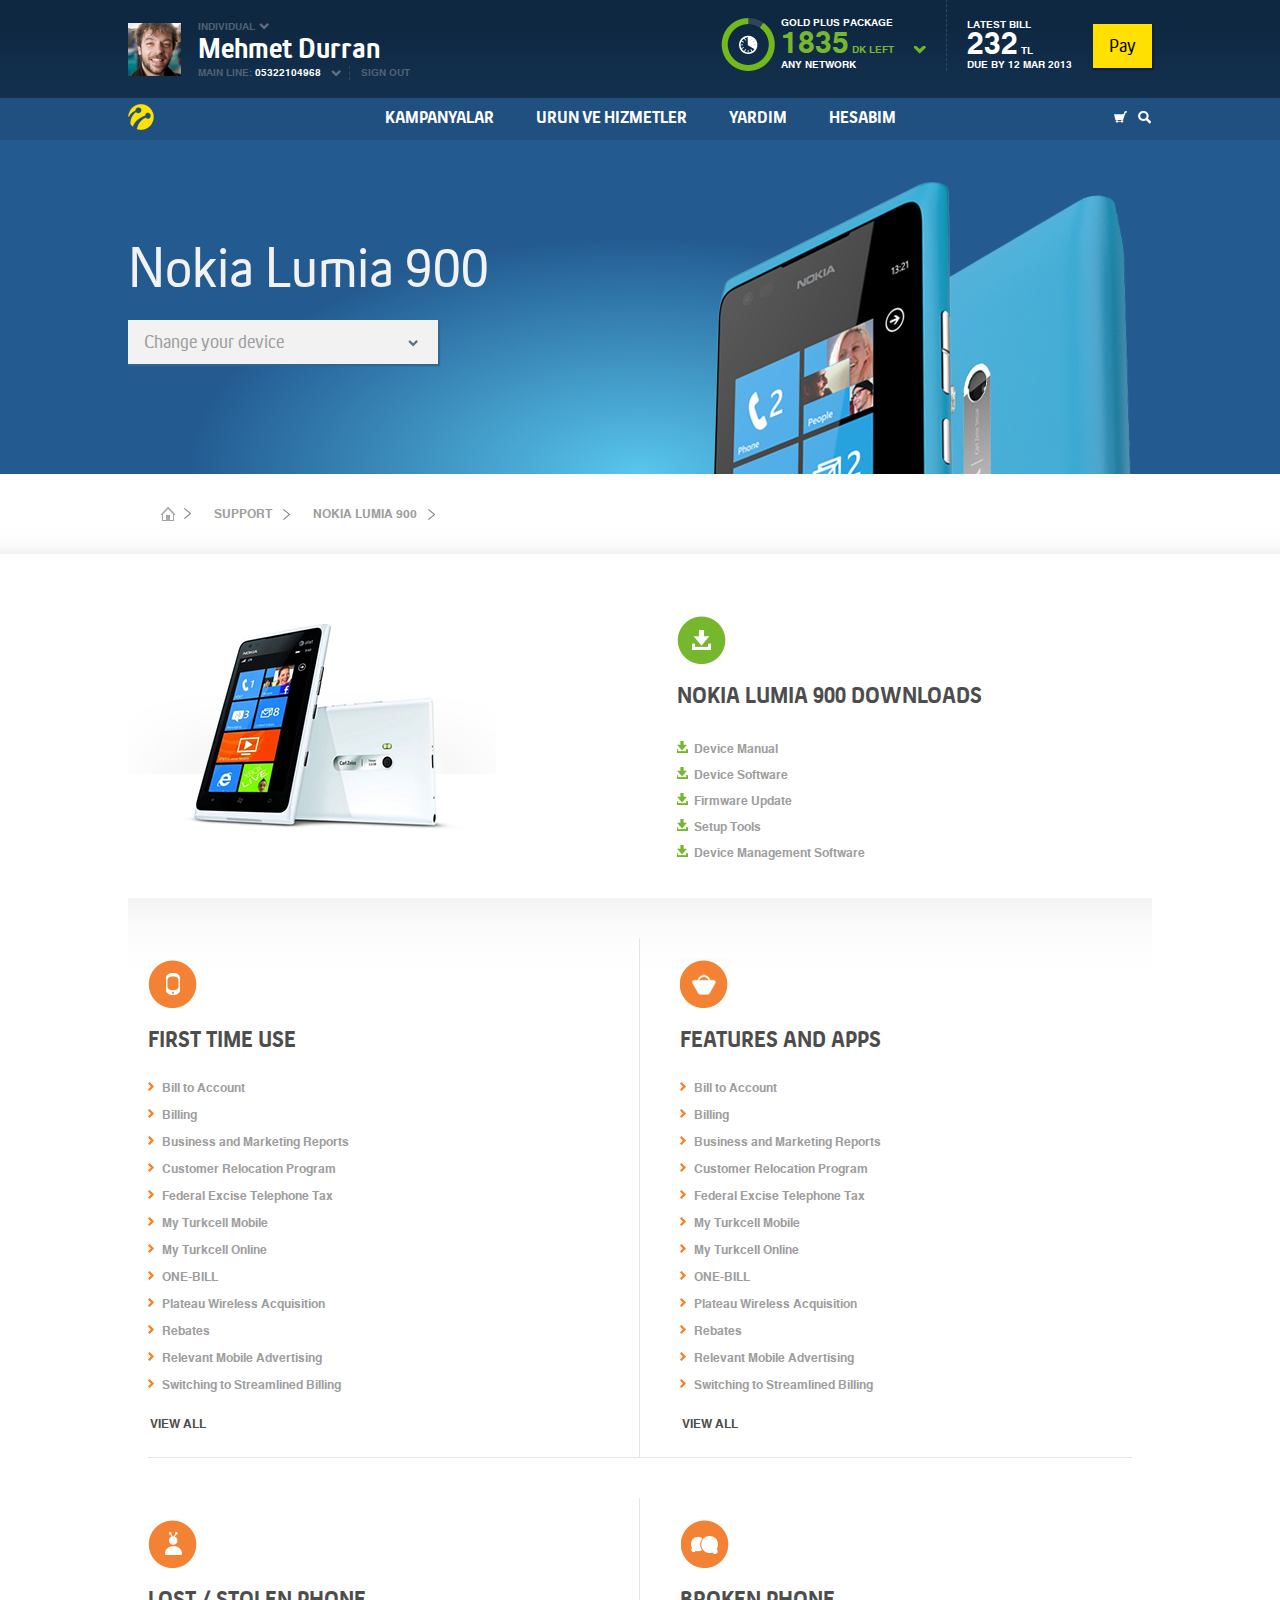
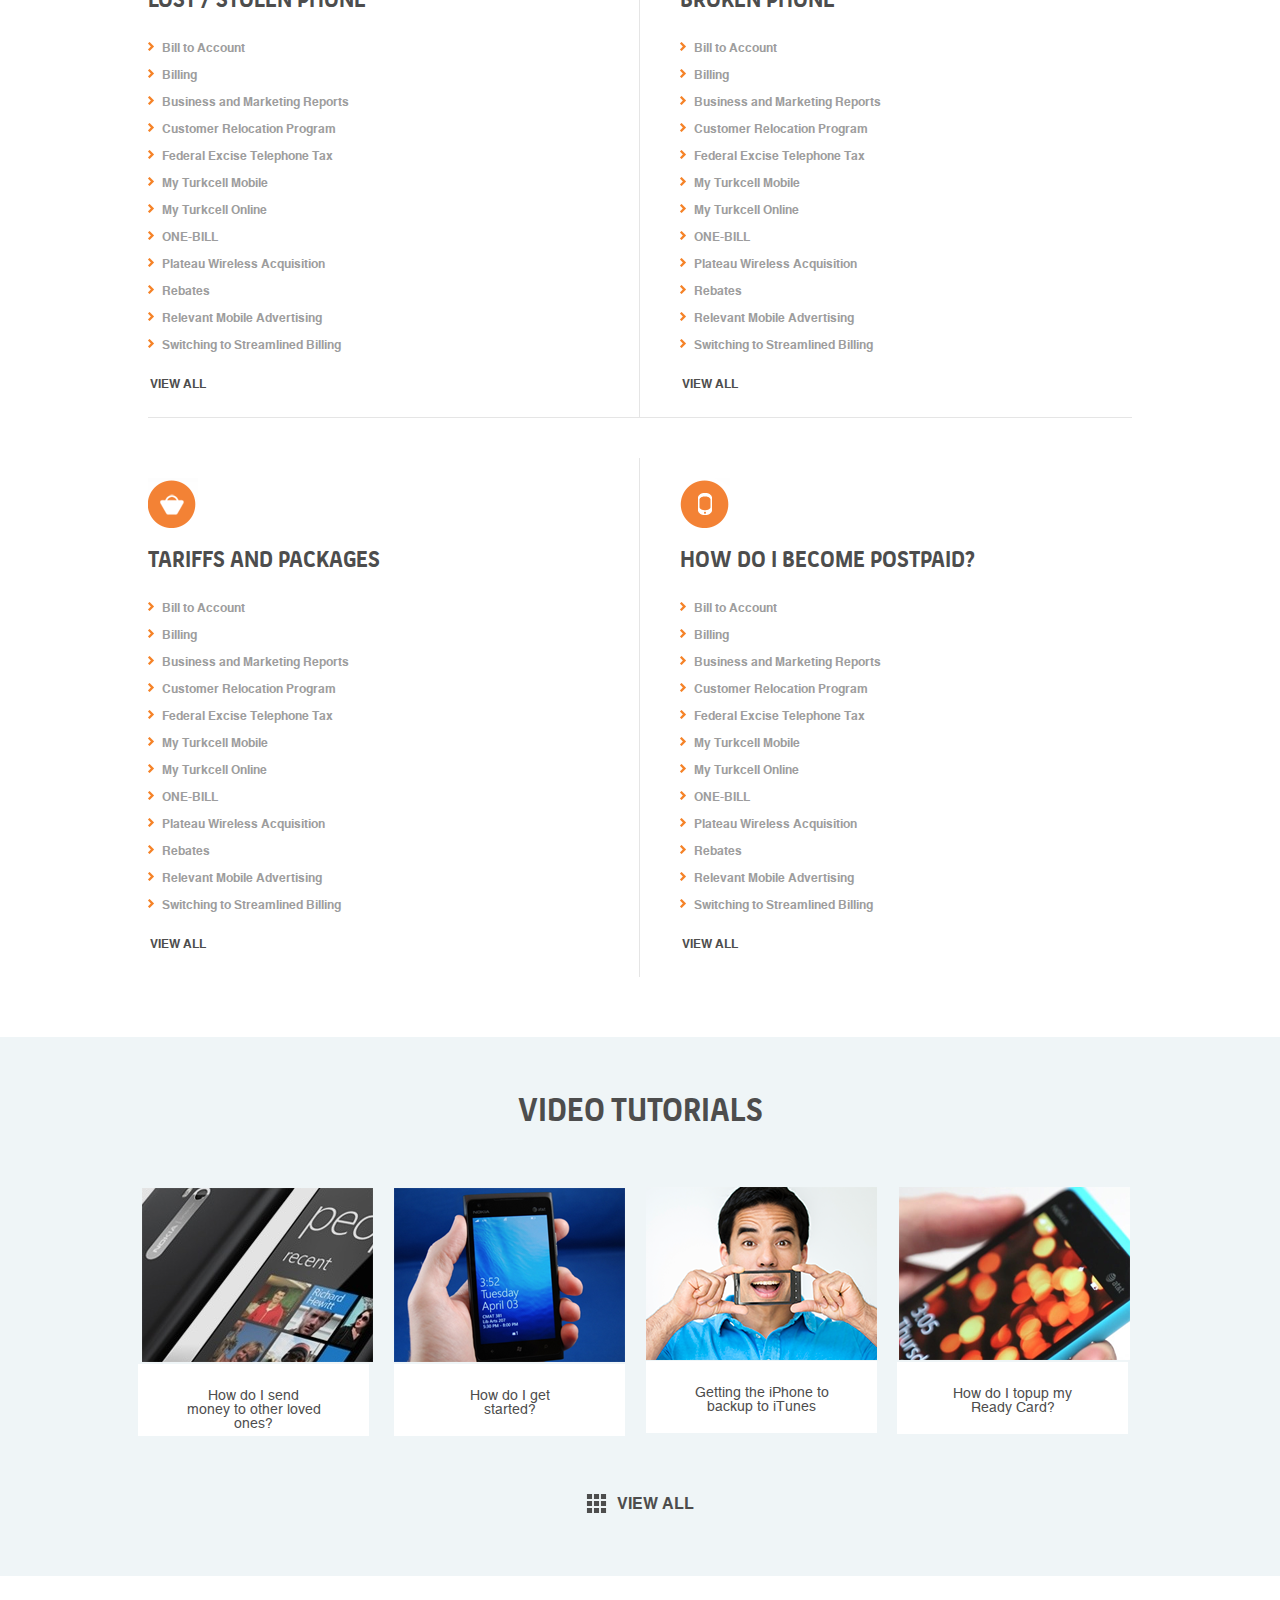
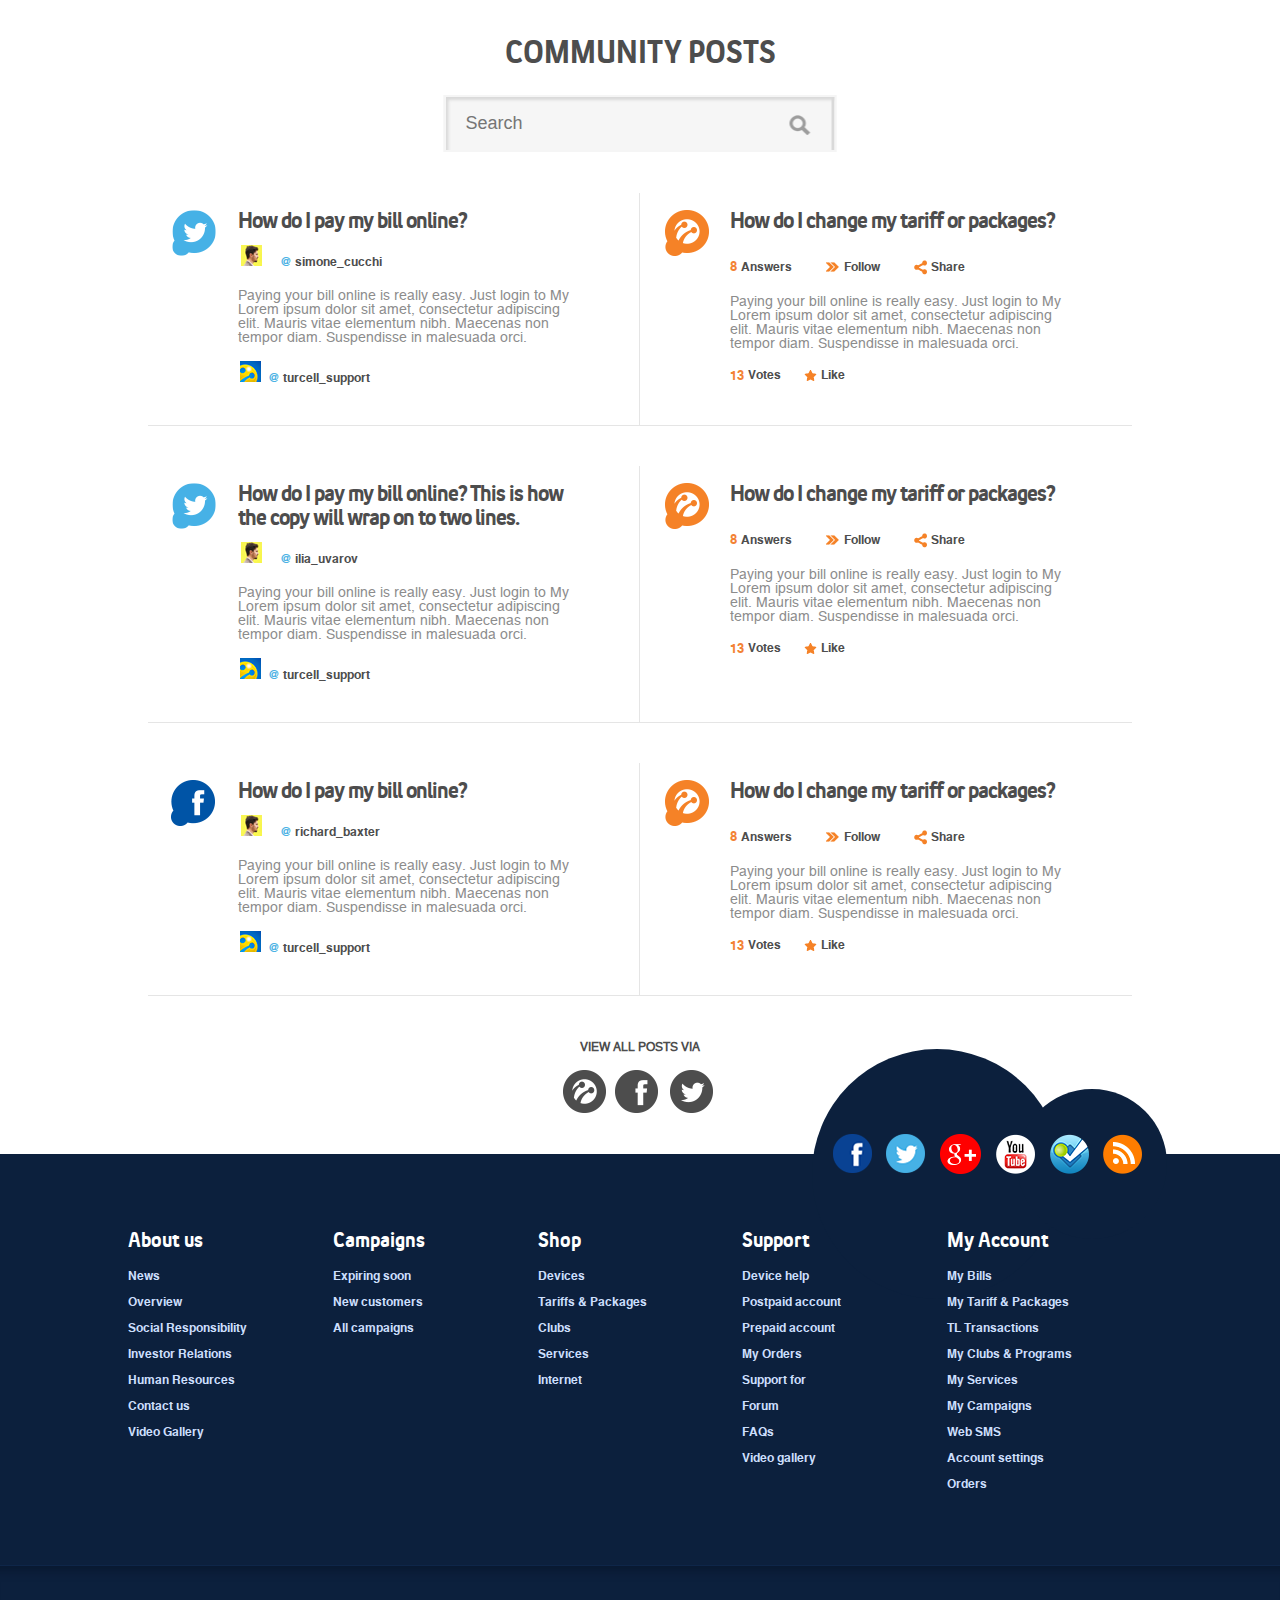
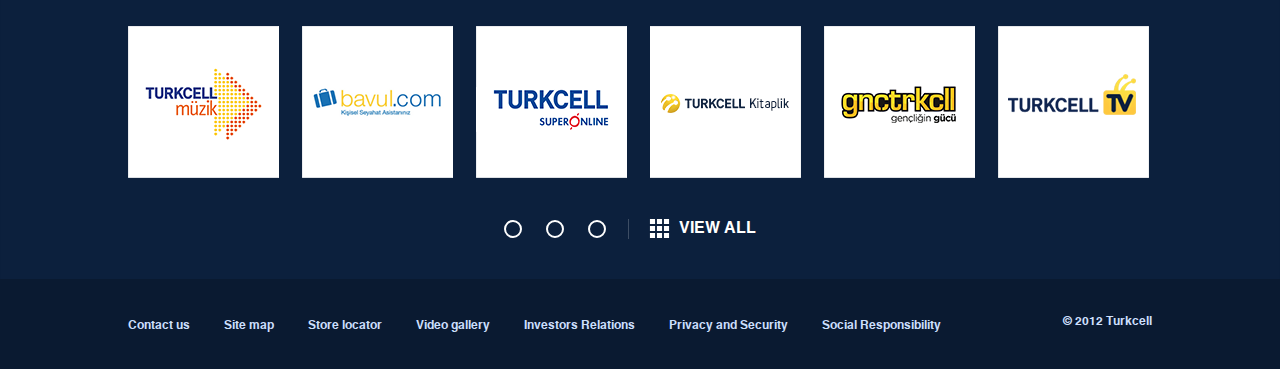
<file: trk/information_loggedin.html>
<!DOCTYPE html>
<html lang="en">
<head>
  <meta charset="utf-8">
  <link href="styles/main.css" rel="stylesheet">
  <title>Home</title>
</head>
<body>

<header class="login_header">
  <div class="login_header_top">
    <div class="container">
      <div class="account_info">
        <img src="images/mehmet.png">
        <nav class="login_links">
          <a class="individual" href="#">INDIVIDUAL</a>
          <p class="username">Mehmet Durran</p>
          <a class="phone_number" href="#">MAIN LINE: <span>05322104968</span></a>
          <a class="sign_in_out" href="#">SIGN OUT</a>
        </nav>
        
        <div class="bill_info">
          <p>LATEST BILL</p>
          <p><span>232</span> TL</p>
          <p>DUE BY 12 MAR 2013</p>
          <a class="pay" href="#">Pay</a>
        </div>

        <div class="package">
          <p>GOLD PLUS PACKAGE</p>
          <a href="#"><span>1835</span> DK LEFT</a>
          <p>ANY NETWORK</p>
        </div>
      </div>
    </div>
  </div>

  <div class="login_header_bot">
    <div class="container">
      <div class="login_logo">
        <a href="index_loggedin.html"><img src="images/loginlogo.png" alt="Turkcell"></a>
      </div>
      <nav class="mainLinks">
        <a href="#">KAMPANYALAR</a>
        <a href="#">URUN VE HIZMETLER</a>
        <a href="articles.html">YARDIM</a>
        <a href="#">HESABIM</a>
      </nav>
      <div class="cart_search">
        <a class="shopping_cart" title="Shopping Cart" href="#">cart</a>
        <a class="looking_glass" title="Search" href="#">search</a>
      </div>
    </div>
  </div>
</header>

<section class="device_hero">
  <div class="container">
    <h1>Nokia Lumia 900</h1>
    <div class="device_dropdown">
      <button onclick="changeDevice()" class="dropbtn" href="#">Change your device</button>
      <div id="device_drop" class="device_drop_content">
        <h2>YOUR LINES</h2>
        <a class="line1" href="#">Main line: <span class="phone_number">05322104968</span><span class="paid">POSTPAID</span></a>
          <a class="line2" href="#">Is Hattim<span class="paid">PREPAID</span></a>
          <a class="line3" href="#">Line 3<span class="paid">PREPAID</span></a>
      </div>
    </div>
  </div>
</section>
    
<section class="crumb_search">
  <div class="container">
    <nav class="breadcrumbs">
      <a class="home_icon" href="index.html"><span>HOME</span></a>
      <a href="support.html">SUPPORT</a>
      <a href="#">NOKIA LUMIA 900</a>
    </nav>
  </div>
</section>

<section class="device_resources">
  <div class="container">
    <div class="device_tools">
      <h2>Nokia Lumia 900 Downloads</h2>
      <a href="#">Device Manual</a>
      <a href="#">Device Software</a>
      <a href="#">Firmware Update</a>
      <a href="#">Setup Tools</a>
      <a href="#">Device Management Software</a>
    </div>
  </div>
  <div class="useful_information">
    <div class="container">
      <div class="information_row">
        <div class="information_column first_time">
          <h2>FIRST TIME USE</h2>
          <a href="#">Bill to Account</a>
          <a href="#">Billing</a>
          <a href="#">Business and Marketing Reports</a>
          <a href="#">Customer Relocation Program</a>
          <a href="#">Federal Excise Telephone Tax</a>
          <a href="#">My Turkcell Mobile</a>
          <a href="#">My Turkcell Online</a>
          <a href="#">ONE-BILL</a>
          <a href="#">Plateau Wireless Acquisition</a>
          <a href="#">Rebates</a>
          <a href="#">Relevant Mobile Advertising</a>
          <a href="#">Switching to Streamlined Billing</a>
          <a class="view_all" href="#">VIEW ALL</a>
        </div>
        <div class="information_column features">
          <h2>FEATURES AND APPS</h2>
          <a href="#">Bill to Account</a>
          <a href="#">Billing</a>
          <a href="#">Business and Marketing Reports</a>
          <a href="#">Customer Relocation Program</a>
          <a href="#">Federal Excise Telephone Tax</a>
          <a href="#">My Turkcell Mobile</a>
          <a href="#">My Turkcell Online</a>
          <a href="#">ONE-BILL</a>
          <a href="#">Plateau Wireless Acquisition</a>
          <a href="#">Rebates</a>
          <a href="#">Relevant Mobile Advertising</a>
          <a href="#">Switching to Streamlined Billing</a>
          <a class="view_all" href="#">VIEW ALL</a>
        </div>
      </div>
      <div class="information_row">
        <div class="information_column stolen">
          <h2>LOST / STOLEN PHONE</h2>
          <a href="#">Bill to Account</a>
          <a href="#">Billing</a>
          <a href="#">Business and Marketing Reports</a>
          <a href="#">Customer Relocation Program</a>
          <a href="#">Federal Excise Telephone Tax</a>
          <a href="#">My Turkcell Mobile</a>
          <a href="#">My Turkcell Online</a>
          <a href="#">ONE-BILL</a>
          <a href="#">Plateau Wireless Acquisition</a>
          <a href="#">Rebates</a>
          <a href="#">Relevant Mobile Advertising</a>
          <a href="#">Switching to Streamlined Billing</a>
          <a class="view_all" href="#">VIEW ALL</a>
        </div>
        <div class="information_column broken">
          <h2>BROKEN PHONE</h2>
          <a href="#">Bill to Account</a>
          <a href="#">Billing</a>
          <a href="#">Business and Marketing Reports</a>
          <a href="#">Customer Relocation Program</a>
          <a href="#">Federal Excise Telephone Tax</a>
          <a href="#">My Turkcell Mobile</a>
          <a href="#">My Turkcell Online</a>
          <a href="#">ONE-BILL</a>
          <a href="#">Plateau Wireless Acquisition</a>
          <a href="#">Rebates</a>
          <a href="#">Relevant Mobile Advertising</a>
          <a href="#">Switching to Streamlined Billing</a>
          <a class="view_all" href="#">VIEW ALL</a>
        </div>
      </div>
      <div class="information_row">
        <div class="information_column packages">
          <h2>TARIFFS AND PACKAGES</h2>
          <a href="#">Bill to Account</a>
          <a href="#">Billing</a>
          <a href="#">Business and Marketing Reports</a>
          <a href="#">Customer Relocation Program</a>
          <a href="#">Federal Excise Telephone Tax</a>
          <a href="#">My Turkcell Mobile</a>
          <a href="#">My Turkcell Online</a>
          <a href="#">ONE-BILL</a>
          <a href="#">Plateau Wireless Acquisition</a>
          <a href="#">Rebates</a>
          <a href="#">Relevant Mobile Advertising</a>
          <a href="#">Switching to Streamlined Billing</a>
          <a class="view_all" href="#">VIEW ALL</a>
        </div>
        <div class="information_column postpaid">
          <h2>HOW DO I BECOME POSTPAID?</h2>
          <a href="#">Bill to Account</a>
          <a href="#">Billing</a>
          <a href="#">Business and Marketing Reports</a>
          <a href="#">Customer Relocation Program</a>
          <a href="#">Federal Excise Telephone Tax</a>
          <a href="#">My Turkcell Mobile</a>
          <a href="#">My Turkcell Online</a>
          <a href="#">ONE-BILL</a>
          <a href="#">Plateau Wireless Acquisition</a>
          <a href="#">Rebates</a>
          <a href="#">Relevant Mobile Advertising</a>
          <a href="#">Switching to Streamlined Billing</a>
          <a class="view_all" href="#">VIEW ALL</a>
        </div>
      </div>
    </div>
  </div>
</section>

<section class="videos">
  <div class="container">
    <h1 class="section_title">VIDEO TUTORIALS</h1>
    <div class="video_listing">
      <div class="vid_thumbnail">
        <video poster="images/vid1.png">
          <source src="#" type="video/mp4">
        </video>
        <div class="vid_description">
          <p>How do I send money to other loved ones?</p>
        </div>
      </div>
      <div class="vid_thumbnail">
        <video poster="images/vid2.png">
          <source src="#" type="video/mp4">
        </video>
        <div class="vid_description">
          <p>How do I get started?</p>
        </div>
      </div>
      <div class="vid_thumbnail">
        <video poster="images/video3.png">
          <source src="#" type="video/mp4">
        </video>
        <div class="vid_description">
          <p>Getting the iPhone to backup to iTunes</p>
        </div>
      </div>
      <div class="vid_thumbnail">
        <video poster="images/vid4.png">
          <source src="#" type="video/mp4">
        </video>
        <div class="vid_description">
          <p>How do I topup my Ready Card?</p>
        </div>
      </div>
    </div>
    <a class="view_videos" href="#">VIEW ALL</a>
  </div>
</section>

<section class="community">
  <div class="container">
    <h1 class="section_title">COMMUNITY POSTS</h1>
      <form class="communitySearch">
        <input type="text" class="searchComm" placeholder="Search">
        <input type="button" class="searchCommButton">
      </form>
    <div class="communityRow commFirst">
      <div class="communityColumn bill">
        <h2>How do I pay my bill online?</h2>
          <a class="user comm_small_links" href="#"><img src="images/user1.png"><span>@</span> simone_cucchi</a>
          <p>Paying your bill online is really easy. Just login to My Lorem ipsum dolor sit amet, consectetur adipiscing elit. Mauris vitae elementum nibh. Maecenas non tempor diam. Suspendisse in malesuada orci.</p>
          <a class="turcell comm_small_links" href="#"><span>@</span> turcell_support</a>
      </div>
      <div class="communityColumn tariff">
        <h2>How do I change my tariff or packages?</h2>
          <a class="answers comm_small_links" href="#">Answers</a>
          <a class="follow comm_small_links" href="#">Follow</a>
          <a class="share comm_small_links" href="#">Share</a>
          <p>Paying your bill online is really easy. Just login to My Lorem ipsum dolor sit amet, consectetur adipiscing elit. Mauris vitae elementum nibh. Maecenas non tempor diam. Suspendisse in malesuada orci.</p>
          <a class="votes comm_small_links" href="#">Votes</a>
          <a class="like comm_small_links" href="#">Like</a>
      </div>
    </div>
    <div class="communityRow">
      <div class="communityColumn bill">
        <h2>How do I pay my bill online? This is how the copy will wrap on to two lines.</h2>
          <a class="user comm_small_links" href="#"><img src="images/user1.png"><span>@</span> ilia_uvarov</a>
          <p>Paying your bill online is really easy. Just login to My Lorem ipsum dolor sit amet, consectetur adipiscing elit. Mauris vitae elementum nibh. Maecenas non tempor diam. Suspendisse in malesuada orci.</p>
          <a class="turcell comm_small_links" href="#"><span>@</span> turcell_support</a>
      </div>
      <div class="communityColumn tariff">
        <h2>How do I change my tariff or packages?</h2>
          <a class="answers comm_small_links" href="#">Answers</a>
          <a class="follow comm_small_links" href="#">Follow</a>
          <a class="share comm_small_links" href="#">Share</a>
          <p>Paying your bill online is really easy. Just login to My Lorem ipsum dolor sit amet, consectetur adipiscing elit. Mauris vitae elementum nibh. Maecenas non tempor diam. Suspendisse in malesuada orci.</p>
          <a class="votes comm_small_links" href="#">Votes</a>
          <a class="like comm_small_links" href="#">Like</a>
      </div>
    </div>
    <div class="communityRow">
      <div class="communityColumn bill last_bill">
        <h2>How do I pay my bill online?</h2>
          <a class="user comm_small_links" href="#"><img src="images/user1.png"><span>@</span> richard_baxter</a>
          <p>Paying your bill online is really easy. Just login to My Lorem ipsum dolor sit amet, consectetur adipiscing elit. Mauris vitae elementum nibh. Maecenas non tempor diam. Suspendisse in malesuada orci.</p>
          <a class="turcell comm_small_links" href="#"><span>@</span> turcell_support</a>
        </div>
      <div class="communityColumn tariff">
        <h2>How do I change my tariff or packages?</h2>
          <a class="answers comm_small_links" href="#">Answers</a>
          <a class="follow comm_small_links" href="#">Follow</a>
          <a class="share comm_small_links" href="#">Share</a>
          <p>Paying your bill online is really easy. Just login to My Lorem ipsum dolor sit amet, consectetur adipiscing elit. Mauris vitae elementum nibh. Maecenas non tempor diam. Suspendisse in malesuada orci.</p>
          <a class="votes comm_small_links" href="#">Votes</a>
          <a class="like comm_small_links" href="#">Like</a>
        </div>
      </div>
    <div class="viewSocialMedia">
      <p>VIEW ALL POSTS VIA</p>
      <ul class="social_links">
        <li><a class="turkcell1" href="#" title="Turkcell">Turkcell</a></li>
        <li><a class="facebook1" href="#" title="Facebook">Facebook</a></li>
        <li><a class="twitter1" href="#" title="Twitter">Twitter</a></li>
      </ul>
    </div>
  </div>
</section>

<footer class="footer">
  <div class="container">
    <ul class="social_links footer_socialmedia">
      <li><a class="facebook2" href="#" title="Facebook">Facebook</a></li>
      <li><a class="twitter2" href="#" title="Twitter">Twitter</a></li>
      <li><a class="googleplus" href="#" title="Google Plus">Google Plus</a></li>
      <li><a class="youtube" href="#" title="YouTube">YouTube</a></li>
      <li><a class="foursquare" href="#" title="Foursquare">Foursquare</a></li>
      <li><a class="rss" href="#" title="RSS">RSS</a></li>
    </ul>
    <div class="footerLinks">
      <div class="footerColumn">
        <h2 class="footer_title">About us</h2>
        <h3><a href="#">News</a></h3>
        <h3><a href="#">Overview</a></h3>
        <h3><a href="#">Social Responsibility</a></h3>
        <h3><a href="#">Investor Relations</a></h3>
        <h3><a href="#">Human Resources</a></h3>
        <h3><a href="#">Contact us</a></h3>
        <h3><a href="#">Video Gallery</a></h3>
      </div>
      <div class="footerColumn">
        <h2 class="footer_title">Campaigns</h2>
        <h3><a href="#">Expiring soon</a></h3>
        <h3><a href="#">New customers</a></h3>
        <h3><a href="#">All campaigns</a></h3>
      </div>
      <div class="footerColumn">
        <h2 class="footer_title">Shop</h2>
        <h3><a href="#">Devices</a></h3>
        <h3><a href="#">Tariffs & Packages</a></h3>
        <h3><a href="#">Clubs</a></h3>
        <h3><a href="#">Services</a></h3>
        <h3><a href="#">Internet</a></h3>
      </div>
      <div class="footerColumn">
        <h2 class="footer_title">Support</h2>
        <h3><a href="#">Device help</a></h3>
        <h3><a href="#">Postpaid account</a></h3>
        <h3><a href="#">Prepaid account</a></h3>
        <h3><a href="#">My Orders</a></h3>
        <h3><a href="#">Support for</a></h3>
        <h3><a href="#">Forum</a></h3>
        <h3><a href="#">FAQs</a></h3>
        <h3><a href="#">Video gallery</a></h3>
      </div>
      <div class="footerColumn">
        <h2 class="footer_title">My Account</h2>
        <h3><a href="#">My Bills</a></h3>
        <h3><a href="#">My Tariff & Packages</a></h3>
        <h3><a href="#">TL Transactions</a></h3>
        <h3><a href="#">My Clubs & Programs</a></h3>
        <h3><a href="#">My Services</a></h3>
        <h3><a href="#">My Campaigns</a></h3>
        <h3><a href="#">Web SMS</a></h3>
        <h3><a href="#">Account settings</a></h3>
        <h3><a href="#">Orders</a></h3>
      </div>
    </div>
  </div>
    <div id="footer_carousel">
      <div class="container">
        <ol class="carousel_brands">
          <li><a href="#" title="Turkcell muzik"><img src="images/otherlinks1.png"></a></li>
          <li><a href="#" title="bavul.com"><img src="images/otherlinks2.png"></a></li>
          <li><a href="#" title="Turkcell superonline"><img src="images/otherlinks3.png"></a></li>
          <li><a href="#" title="Turkcell kitaplik"><img src="images/otherlinks4.png"></a></li>
          <li><a href="#" title="gnctrkcll"><img src="images/otherlinks5.png"></a></li>
          <li><a href="#" title="Turkcell TV"><img src="images/otherlinks6.png"></a></li>
          <li><a href="#" title="Turkcell muzik"><img src="images/otherlinks1.png"></a></li>
          <li><a href="#" title="bavul.com"><img src="images/otherlinks2.png"></a></li>
          <li><a href="#" title="Turkcell superonline"><img src="images/otherlinks3.png"></a></li>
          <li><a href="#" title="Turkcell kitaplik"><img src="images/otherlinks4.png"></a></li>
          <li><a href="#" title="gnctrkcll"><img src="images/otherlinks5.png"></a></li>
          <li><a href="#" title="Turkcell TV"><img src="images/otherlinks6.png"></a></li>
          <li><a href="#" title="Turkcell muzik"><img src="images/otherlinks1.png"></a></li>
          <li><a href="#" title="bavul.com"><img src="images/otherlinks2.png"></a></li>
          <li><a href="#" title="Turkcell superonline"><img src="images/otherlinks3.png"></a></li>
          <li><a href="#" title="Turkcell kitaplik"><img src="images/otherlinks4.png"></a></li>
          <li><a href="#" title="gnctrkcll"><img src="images/otherlinks5.png"></a></li>
          <li><a href="#" title="Turkcell TV"><img src="images/otherlinks6.png"></a></li>
        </ol>
      </div>
        <div class="carousel_controls">
          <div class="container">
            <ol class="carousel_indicators">
              <li class="page1"><a href="#">1</a></li>
              <li class="page2"><a href="#">2</a></li>
              <li class="page3"><a href="#">3</a></li>
              <li><a href="#" class="view_all">VIEW ALL</a></li>
            </ol>
          </div>
        </div>
      </div>
    </div>
    <nav class="smallPrintLinks">
      <div class="container">
        <a href="#">Contact us</a>
        <a href="#">Site map</a>
        <a href="#">Store locator</a>
        <a href="#">Video gallery</a>
        <a href="#">Investors Relations</a>
        <a href="#">Privacy and Security</a>
        <a href="#">Social Responsibility</a>
        <p>&copy; 2012 Turkcell</p>
      </div>
    </nav>
</footer>

<script src="https://code.jquery.com/jquery-2.2.4.min.js" integrity="sha256-BbhdlvQf/xTY9gja0Dq3HiwQF8LaCRTXxZKRutelT44=" crossorigin="anonymous"></script>

<script>
function changeDevice() {
  document.getElementById('device_drop').classList.toggle('show');
}

window.onclick = function(event) {
  if (!event.target.matches('.dropbtn')) {
    var dropdowns = document.getElementsByClassName("device_drop_content");
    var i;
    for (i = 0; i < dropdowns.length; i++) {
      var openDropdown = dropdowns [i];
      if (openDropdown.classList.contains('show')) {
        openDropdown.classList.remove('show');
      }
    }
  }
}
</script>

<script>
$(document).ready(function() {
  $('.carousel_indicators li.page1').click(function() {
    $('.carousel_brands').addClass('page1');
    $('.carousel_brands').removeClass('page2');
    $('.carousel_brands').removeClass('page3');
    return false;
  });

  $('.carousel_indicators li.page2').click(function() {
    $('.carousel_brands').addClass('page2');
    $('.carousel_brands').removeClass('page1');
    $('.carousel_brands').removeClass('page3');
    return false;
  });

  $('.carousel_indicators li.page3').click(function() {
    $('.carousel_brands').addClass('page3');
    $('.carousel_brands').removeClass('page1');
    $('.carousel_brands').removeClass('page2');
    return false;
  });
});
</script>

</body>
</html>
</file>
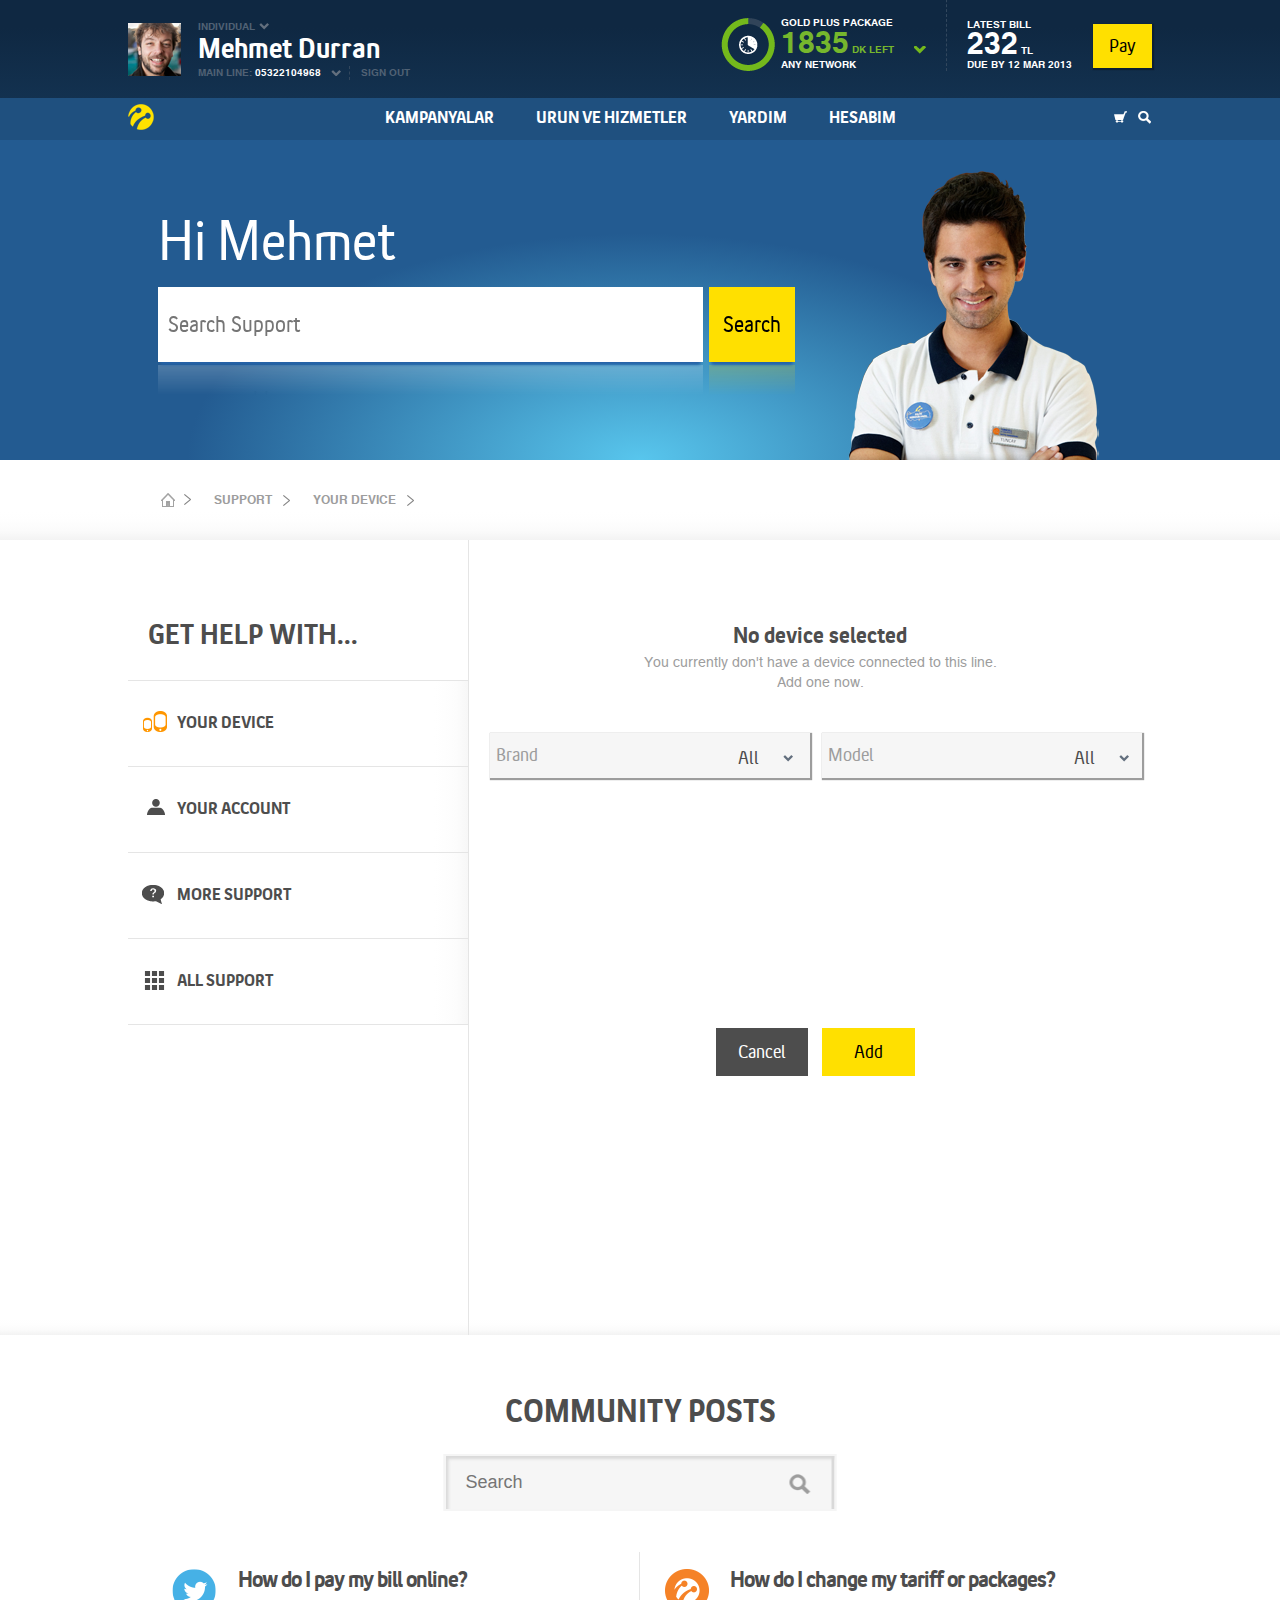
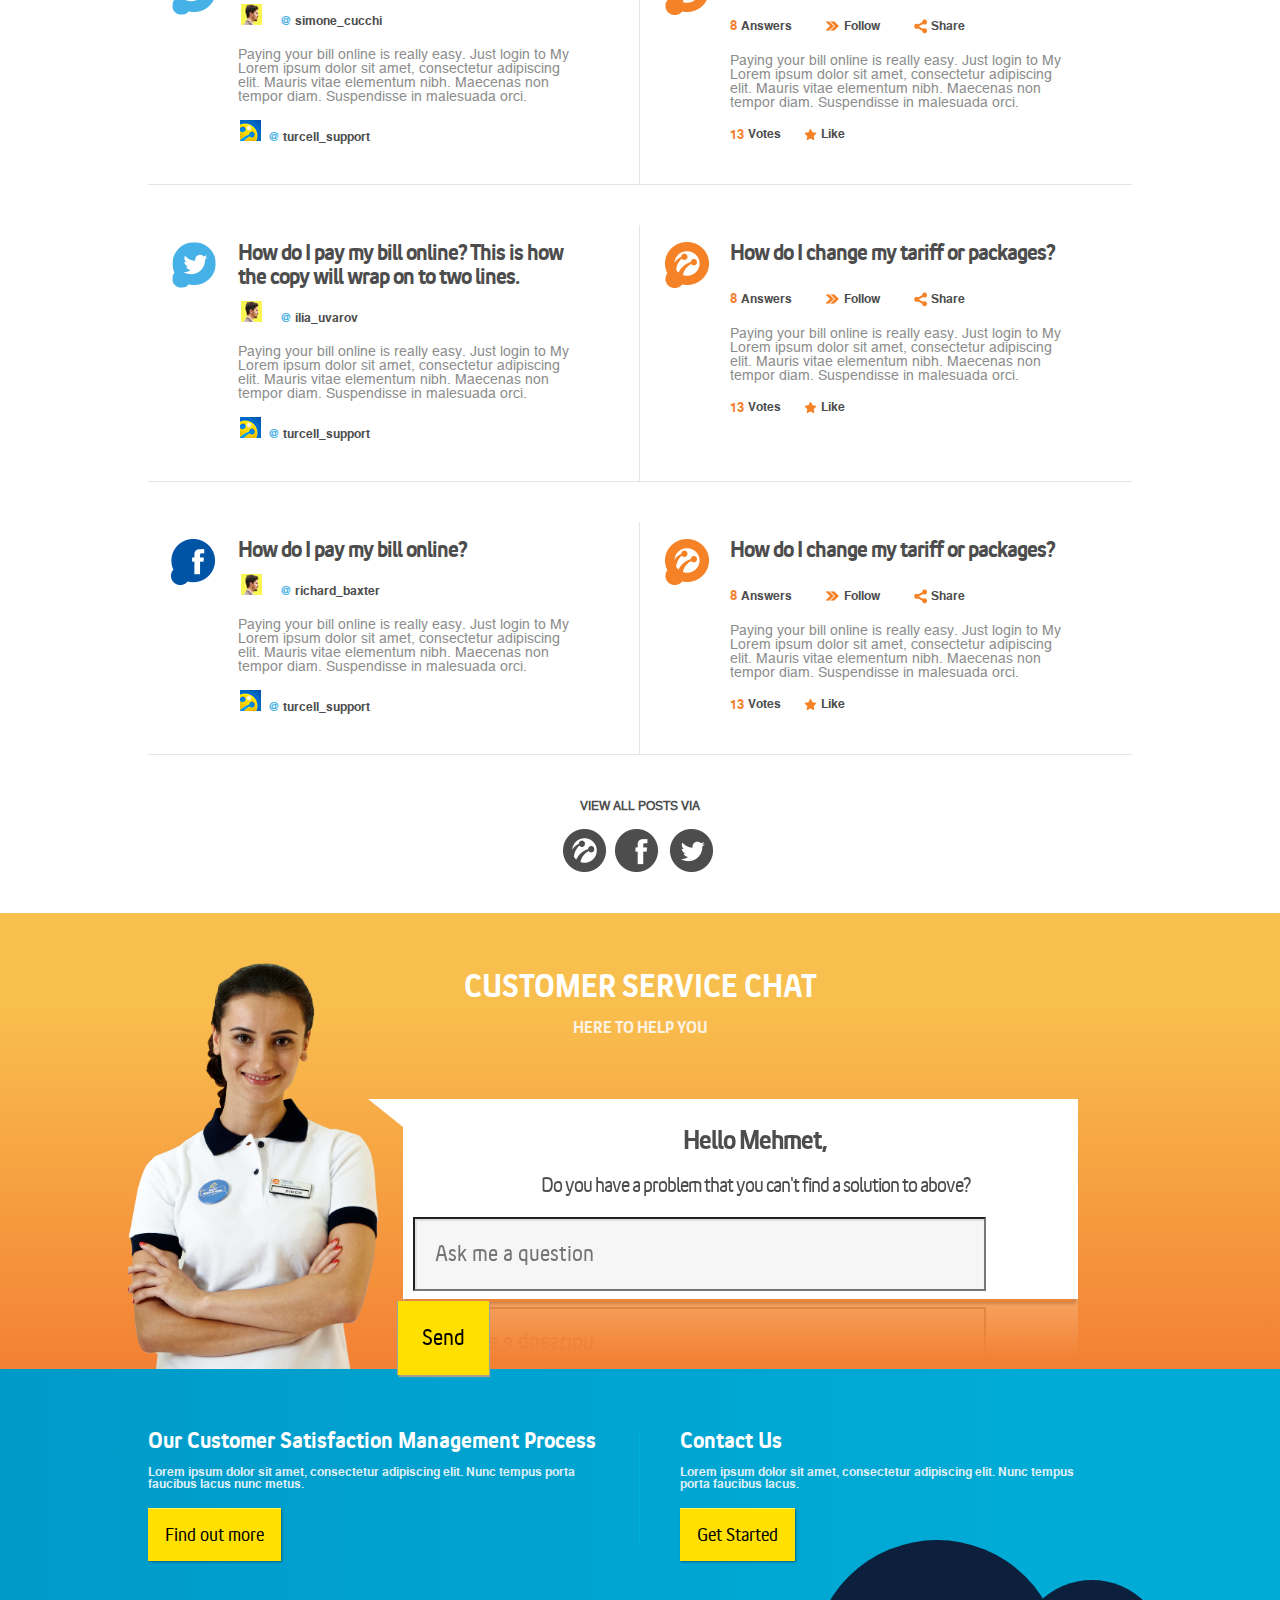
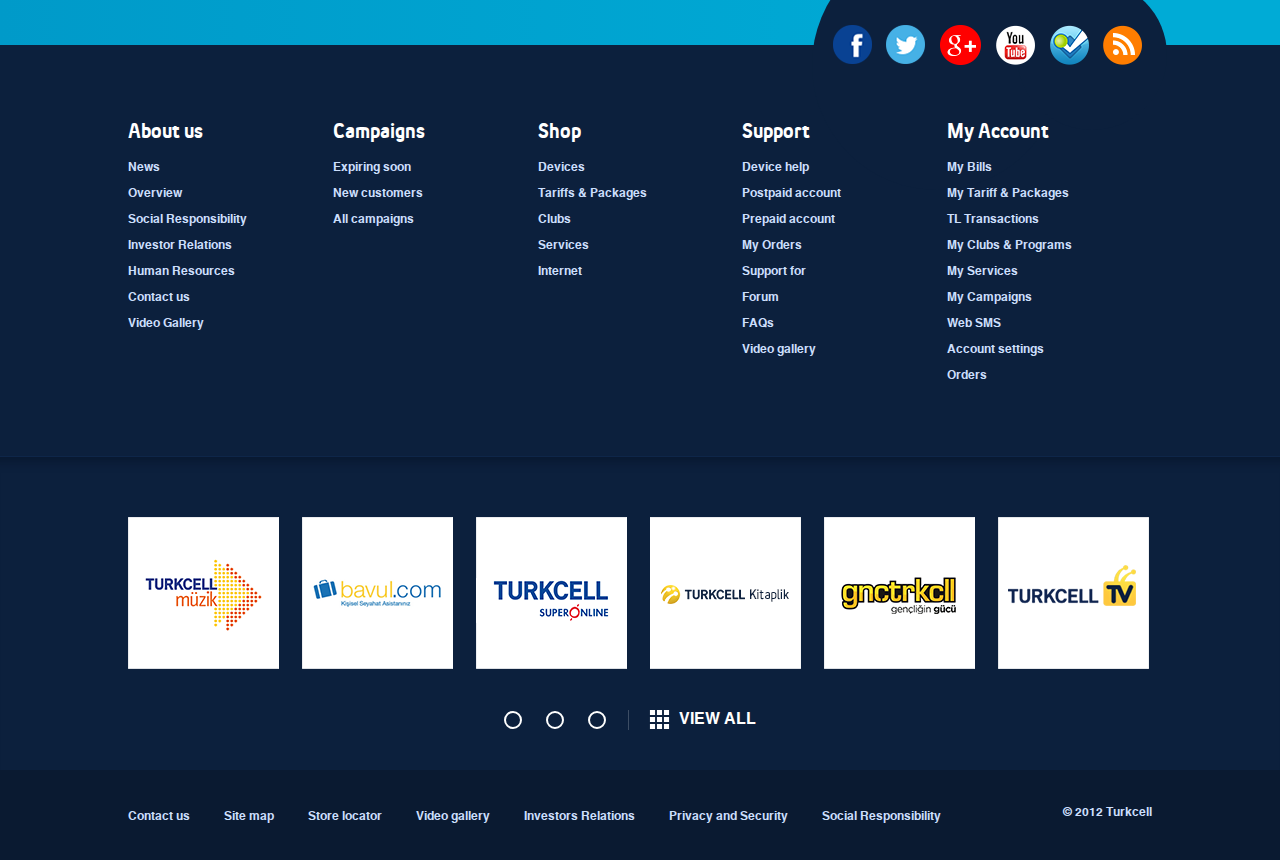
<file: trk/support.html>
<!DOCTYPE html>
<html lang="en">
<head>
  <meta charset="utf-8">
  <link href="styles/main.css" rel="stylesheet">
  <title>Home</title>
</head>
<body>

<header class="login_header">
  <div class="login_header_top">
    <div class="container">
      <div class="account_info">
        <img src="images/mehmet.png">
        <nav class="login_links">
          <a class="individual" href="#">INDIVIDUAL</a>
          <p class="username">Mehmet Durran</p>
          <a class="phone_number" href="#">MAIN LINE: <span>05322104968</span></a>
          <a class="sign_in_out" href="#">SIGN OUT</a>
        </nav>
        
        <div class="bill_info">
          <p>LATEST BILL</p>
          <p><span>232</span> TL</p>
          <p>DUE BY 12 MAR 2013</p>
          <a class="pay" href="#">Pay</a>
        </div>

        <div class="package">
          <p>GOLD PLUS PACKAGE</p>
          <a href="#"><span>1835</span> DK LEFT</a>
          <p>ANY NETWORK</p>
        </div>
      </div>
    </div>
  </div>

  <div class="login_header_bot">
    <div class="container">
      <div class="login_logo">
        <a href="index.html"><img src="images/loginlogo.png" alt="Turkcell"></a>
      </div>
      <nav class="mainLinks">
        <a href="#">KAMPANYALAR</a>
        <a href="#">URUN VE HIZMETLER</a>
        <a href="articles.html">YARDIM</a>
        <a href="information.html">HESABIM</a>
      </nav>
      <div class="cart_search">
        <a class="shopping_cart" title="Shopping Cart" href="#">cart</a>
        <a class="looking_glass" title="Search" href="#">search</a>
      </div>
    </div>
  </div>
</header>

<section class="hero">
  <div class="container">
    <h1>Hi Mehmet</h1>
      <form class="help">
         <input type="text" class="text" placeholder="Search Support">
         <input type="button" class="search" value="Search">
      </form>
  </div>
</section>
    
<section class="crumb_search">
  <div class="container">
    <nav class="breadcrumbs">
      <a class="home_icon" href="index.html"><span>HOME</span></a>
      <a href="support.html">SUPPORT</a>
      <a href="#">YOUR DEVICE</a>
    </nav>
  </div>
</section>

<section class="support">
  <div class="container">
    <div class="support_row">
      <sidebar class="support_column">
        <h1>Get help with...</h1>
        <ul class="help_topics">
          <li><h2><a class="your_device" href="#">Your device</a></h2></li>
          <li><h2><a class="your_account" href="#">Your account</a></h2></li>
          <li><h2><a class="more_support" href="#">More support</a></h2></li>
          <li><h2><a class="all_support" href="#">All support</a></h2></li>
        </ul>
      </sidebar>
      <div class="support_column choose_device">
        <h3>No device selected</h3>
        <p>You currently don't have a device connected to this line.</p>
        <p>Add one now.</p>
        <div class="device_dropdown">
          <button class="dropbtn" href="#">Brand</button>
          <div id="device_drop" class="device_drop_content1">
          <a href="#">Nokia</a>
          <a href="#">Blackberry</a>
          <a href="#">Apple</a>
          <a href="#">Nokia</a>
          </div>
        </div>
        <div class="device_dropdown">
          <button class="dropbtn" href="#">Model</button>
          <div id="device_drop" class="device_drop_content1">
          <a href="#">The New iPad</a>
          <a href="#">Blackberry Curve 9320</a>
          <a href="#">Premier VINN-WiFi</a>
          <a href="#">iPhone</a>
          </div>
        </div>
      <div class="support_buttons">
        <a class="cancel" href="#">Cancel</a>
        <a class="add" href="#">Add</a>
      </div>
    </div>
  </div>
</section>


<section class="community">
  <div class="container">
    <h1 class="section_title">COMMUNITY POSTS</h1>
      <form class="communitySearch">
        <input type="text" class="searchComm" placeholder="Search">
        <input type="button" class="searchCommButton">
      </form>
    <div class="communityRow commFirst">
      <div class="communityColumn bill">
        <h2>How do I pay my bill online?</h2>
          <a class="user comm_small_links" href="#"><img src="images/user1.png"><span>@</span> simone_cucchi</a>
          <p>Paying your bill online is really easy. Just login to My Lorem ipsum dolor sit amet, consectetur adipiscing elit. Mauris vitae elementum nibh. Maecenas non tempor diam. Suspendisse in malesuada orci.</p>
          <a class="turcell comm_small_links" href="#"><span>@</span> turcell_support</a>
      </div>
      <div class="communityColumn tariff">
        <h2>How do I change my tariff or packages?</h2>
          <a class="answers comm_small_links" href="#">Answers</a>
          <a class="follow comm_small_links" href="#">Follow</a>
          <a class="share comm_small_links" href="#">Share</a>
          <p>Paying your bill online is really easy. Just login to My Lorem ipsum dolor sit amet, consectetur adipiscing elit. Mauris vitae elementum nibh. Maecenas non tempor diam. Suspendisse in malesuada orci.</p>
          <a class="votes comm_small_links" href="#">Votes</a>
          <a class="like comm_small_links" href="#">Like</a>
      </div>
    </div>
    <div class="communityRow">
      <div class="communityColumn bill">
        <h2>How do I pay my bill online? This is how the copy will wrap on to two lines.</h2>
          <a class="user comm_small_links" href="#"><img src="images/user1.png"><span>@</span> ilia_uvarov</a>
          <p>Paying your bill online is really easy. Just login to My Lorem ipsum dolor sit amet, consectetur adipiscing elit. Mauris vitae elementum nibh. Maecenas non tempor diam. Suspendisse in malesuada orci.</p>
          <a class="turcell comm_small_links" href="#"><span>@</span> turcell_support</a>
      </div>
      <div class="communityColumn tariff">
        <h2>How do I change my tariff or packages?</h2>
          <a class="answers comm_small_links" href="#">Answers</a>
          <a class="follow comm_small_links" href="#">Follow</a>
          <a class="share comm_small_links" href="#">Share</a>
          <p>Paying your bill online is really easy. Just login to My Lorem ipsum dolor sit amet, consectetur adipiscing elit. Mauris vitae elementum nibh. Maecenas non tempor diam. Suspendisse in malesuada orci.</p>
          <a class="votes comm_small_links" href="#">Votes</a>
          <a class="like comm_small_links" href="#">Like</a>
      </div>
    </div>
    <div class="communityRow">
      <div class="communityColumn bill last_bill">
        <h2>How do I pay my bill online?</h2>
          <a class="user comm_small_links" href="#"><img src="images/user1.png"><span>@</span> richard_baxter</a>
          <p>Paying your bill online is really easy. Just login to My Lorem ipsum dolor sit amet, consectetur adipiscing elit. Mauris vitae elementum nibh. Maecenas non tempor diam. Suspendisse in malesuada orci.</p>
          <a class="turcell comm_small_links" href="#"><span>@</span> turcell_support</a>
        </div>
      <div class="communityColumn tariff">
        <h2>How do I change my tariff or packages?</h2>
          <a class="answers comm_small_links" href="#">Answers</a>
          <a class="follow comm_small_links" href="#">Follow</a>
          <a class="share comm_small_links" href="#">Share</a>
          <p>Paying your bill online is really easy. Just login to My Lorem ipsum dolor sit amet, consectetur adipiscing elit. Mauris vitae elementum nibh. Maecenas non tempor diam. Suspendisse in malesuada orci.</p>
          <a class="votes comm_small_links" href="#">Votes</a>
          <a class="like comm_small_links" href="#">Like</a>
        </div>
      </div>
    <div class="viewSocialMedia">
      <p>VIEW ALL POSTS VIA</p>
      <ul class="social_links">
        <li><a class="turkcell1" href="#" title="Turkcell">Turkcell</a></li>
        <li><a class="facebook1" href="#" title="Facebook">Facebook</a></li>
        <li><a class="twitter1" href="#" title="Twitter">Twitter</a></li>
      </ul>
    </div>
  </div>
</section>

<section class="cs_chat support_cs">
  <div class="container">
    <h1 class="section_title">CUSTOMER SERVICE CHAT</h1>
    <p>HERE TO HELP YOU</p>
    <div class="chatBubble support_bubble">
      <p><span>Hello Mehmet,</span></p>
      <p>Do you have a problem that you can't find a solution to above?</p>
      <form class="question">
         <input type="text" class="ask_question" placeholder="Ask me a question">
         <input type="button" class="send" value="Send">
      </form>
    </div>
  </div>
</section>

<section class="contact">
  <div class="container">
    <div class="contactColumn">
      <h2>Our Customer Satisfaction Management Process</h2>
      <p>Lorem ipsum dolor sit amet, consectetur adipiscing elit. Nunc tempus porta faucibus lacus nunc metus.</p>
      <a href="#" class="btn_contact">Find out more</a>
    </div>
    <div class="contactColumn contact2">
      <h2>Contact Us</h2>
      <p>Lorem ipsum dolor sit amet, consectetur adipiscing elit. Nunc tempus porta faucibus lacus.</p>
      <a href="#" class="btn_contact">Get Started</a>
      <div class="bubble1"></div>
    </div>
  </div>
</section>

<footer class="footer">
  <div class="container">
    <ul class="social_links footer_socialmedia">
      <li><a class="facebook2" href="#" title="Facebook">Facebook</a></li>
      <li><a class="twitter2" href="#" title="Twitter">Twitter</a></li>
      <li><a class="googleplus" href="#" title="Google Plus">Google Plus</a></li>
      <li><a class="youtube" href="#" title="YouTube">YouTube</a></li>
      <li><a class="foursquare" href="#" title="Foursquare">Foursquare</a></li>
      <li><a class="rss" href="#" title="RSS">RSS</a></li>
    </ul>
    <div class="footerLinks">
      <div class="footerColumn">
        <h2 class="footer_title">About us</h2>
        <h3><a href="#">News</a></h3>
        <h3><a href="#">Overview</a></h3>
        <h3><a href="#">Social Responsibility</a></h3>
        <h3><a href="#">Investor Relations</a></h3>
        <h3><a href="#">Human Resources</a></h3>
        <h3><a href="#">Contact us</a></h3>
        <h3><a href="#">Video Gallery</a></h3>
      </div>
      <div class="footerColumn">
        <h2 class="footer_title">Campaigns</h2>
        <h3><a href="#">Expiring soon</a></h3>
        <h3><a href="#">New customers</a></h3>
        <h3><a href="#">All campaigns</a></h3>
      </div>
      <div class="footerColumn">
        <h2 class="footer_title">Shop</h2>
        <h3><a href="#">Devices</a></h3>
        <h3><a href="#">Tariffs & Packages</a></h3>
        <h3><a href="#">Clubs</a></h3>
        <h3><a href="#">Services</a></h3>
        <h3><a href="#">Internet</a></h3>
      </div>
      <div class="footerColumn">
        <h2 class="footer_title">Support</h2>
        <h3><a href="#">Device help</a></h3>
        <h3><a href="#">Postpaid account</a></h3>
        <h3><a href="#">Prepaid account</a></h3>
        <h3><a href="#">My Orders</a></h3>
        <h3><a href="#">Support for</a></h3>
        <h3><a href="#">Forum</a></h3>
        <h3><a href="#">FAQs</a></h3>
        <h3><a href="#">Video gallery</a></h3>
      </div>
      <div class="footerColumn">
        <h2 class="footer_title">My Account</h2>
        <h3><a href="#">My Bills</a></h3>
        <h3><a href="#">My Tariff & Packages</a></h3>
        <h3><a href="#">TL Transactions</a></h3>
        <h3><a href="#">My Clubs & Programs</a></h3>
        <h3><a href="#">My Services</a></h3>
        <h3><a href="#">My Campaigns</a></h3>
        <h3><a href="#">Web SMS</a></h3>
        <h3><a href="#">Account settings</a></h3>
        <h3><a href="#">Orders</a></h3>
      </div>
    </div>
  </div>
    <div id="footer_carousel">
      <div class="container">
        <ol class="carousel_brands">
          <li><a href="#" title="Turkcell muzik"><img src="images/otherlinks1.png"></a></li>
          <li><a href="#" title="bavul.com"><img src="images/otherlinks2.png"></a></li>
          <li><a href="#" title="Turkcell superonline"><img src="images/otherlinks3.png"></a></li>
          <li><a href="#" title="Turkcell kitaplik"><img src="images/otherlinks4.png"></a></li>
          <li><a href="#" title="gnctrkcll"><img src="images/otherlinks5.png"></a></li>
          <li><a href="#" title="Turkcell TV"><img src="images/otherlinks6.png"></a></li>
          <li><a href="#" title="Turkcell muzik"><img src="images/otherlinks1.png"></a></li>
          <li><a href="#" title="bavul.com"><img src="images/otherlinks2.png"></a></li>
          <li><a href="#" title="Turkcell superonline"><img src="images/otherlinks3.png"></a></li>
          <li><a href="#" title="Turkcell kitaplik"><img src="images/otherlinks4.png"></a></li>
          <li><a href="#" title="gnctrkcll"><img src="images/otherlinks5.png"></a></li>
          <li><a href="#" title="Turkcell TV"><img src="images/otherlinks6.png"></a></li>
          <li><a href="#" title="Turkcell muzik"><img src="images/otherlinks1.png"></a></li>
          <li><a href="#" title="bavul.com"><img src="images/otherlinks2.png"></a></li>
          <li><a href="#" title="Turkcell superonline"><img src="images/otherlinks3.png"></a></li>
          <li><a href="#" title="Turkcell kitaplik"><img src="images/otherlinks4.png"></a></li>
          <li><a href="#" title="gnctrkcll"><img src="images/otherlinks5.png"></a></li>
          <li><a href="#" title="Turkcell TV"><img src="images/otherlinks6.png"></a></li>
        </ol>
      </div>
        <div class="carousel_controls">
          <div class="container">
            <ol class="carousel_indicators">
              <li class="page1"><a href="#">1</a></li>
              <li class="page2"><a href="#">2</a></li>
              <li class="page3"><a href="#">3</a></li>
              <li><a href="#" class="view_all">VIEW ALL</a></li>
            </ol>
          </div>
        </div>
      </div>
    </div>
    <nav class="smallPrintLinks">
      <div class="container">
        <a href="#">Contact us</a>
        <a href="#">Site map</a>
        <a href="#">Store locator</a>
        <a href="#">Video gallery</a>
        <a href="#">Investors Relations</a>
        <a href="#">Privacy and Security</a>
        <a href="#">Social Responsibility</a>
        <p>&copy; 2012 Turkcell</p>
      </div>
    </nav>
</footer>

<script src="https://code.jquery.com/jquery-2.2.4.min.js" integrity="sha256-BbhdlvQf/xTY9gja0Dq3HiwQF8LaCRTXxZKRutelT44=" crossorigin="anonymous"></script>

<script>

$(document).ready(function() {

  $('device_dropdown').click(function() {
    $(this).children('.device_drop_content1').toggleClass('show');
  });

  $('.carousel_indicators li.page1').click(function() {
    $('.carousel_brands').addClass('page1');
    $('.carousel_brands').removeClass('page2');
    $('.carousel_brands').removeClass('page3');
    return false;
  });

  $('.carousel_indicators li.page2').click(function() {
    $('.carousel_brands').addClass('page2');
    $('.carousel_brands').removeClass('page1');
    $('.carousel_brands').removeClass('page3');
    return false;
  });

  $('.carousel_indicators li.page3').click(function() {
    $('.carousel_brands').addClass('page3');
    $('.carousel_brands').removeClass('page1');
    $('.carousel_brands').removeClass('page2');
    return false;
  });
});

</script>

</body>
</html>
</file>
<file: styles/main.css>
html, body, div, span, applet, object, iframe,
h1, h2, h3, h4, h5, h6, p, blockquote, pre,
a, abbr, acronym, address, big, cite, code,
del, dfn, em, img, ins, kbd, q, s, samp,
small, strike, strong, sub, sup, tt, var,
b, u, i, center,
dl, dt, dd, ol, ul, li,
fieldset, form, label, legend,
table, caption, tbody, tfoot, thead, tr, th, td,
article, aside, canvas, details, embed,
figure, figcaption, footer, header, hgroup,
menu, nav, output, ruby, section, summary,
time, mark, audio, video {
  margin: 0;
  padding: 0;
  border: 0;
  font-size: 100%;
  font: inherit;
  vertical-align: baseline; }

article, aside, details, figcaption, figure,
footer, header, hgroup, menu, nav, section {
  display: block; }

body {
  line-height: 1; }

ol, ul {
  list-style: none; }

blockquote, q {
  quotes: none; }

blockquote:before, blockquote:after,
q:before, q:after {
  content: '';
  content: none; }

table {
  border-collapse: collapse;
  border-spacing: 0; }

@font-face {
  font-family: 'gothamproregular';
  src: url("../fonts/GothaProReg.eot");
  src: url("../fonts/GothaProReg.eot?#iefix") format("embedded-opentype"), url("../fonts/GothaProReg.woff2") format("woff2"), url("../fonts/GothaProReg.woff") format("woff"), url("../fonts/GothaProReg.ttf") format("truetype"), url("../fonts/GothaProReg.svg#gothamproregular") format("svg");
  font-weight: normal;
  font-style: normal; }
@font-face {
  font-family: 'gothamprobold';
  src: url("../fonts/GothaProBol.eot");
  src: url("../fonts/GothaProBol.eot?#iefix") format("embedded-opentype"), url("../fonts/GothaProBol.woff2") format("woff2"), url("../fonts/GothaProBol.woff") format("woff"), url("../fonts/GothaProBol.ttf") format("truetype"), url("../fonts/GothaProBol.svg#gothamprobold") format("svg");
  font-weight: normal;
  font-style: normal; }
@font-face {
  font-family: 'gothamprolight';
  src: url("../fonts/GothaProLig.eot");
  src: url("../fonts/GothaProLig.eot?#iefix") format("embedded-opentype"), url("../fonts/GothaProLig.woff2") format("woff2"), url("../fonts/GothaProLig.woff") format("woff"), url("../fonts/GothaProLig.ttf") format("truetype"), url("../fonts/GothaProLig.svg#gothamprolight") format("svg");
  font-weight: normal;
  font-style: normal; }
@font-face {
  font-family: 'leitura_displayitalic';
  src: url("../fonts/leituradisplay-italic-webfont.eot");
  src: url("../fonts/leituradisplay-italic-webfont.eot?#iefix") format("embedded-opentype"), url("../fonts/leituradisplay-italic-webfont.woff2") format("woff2"), url("../fonts/leituradisplay-italic-webfont.woff") format("woff"), url("../fonts/leituradisplay-italic-webfont.ttf") format("truetype"), url("../fonts/leituradisplay-italic-webfont.svg#leitura_displayitalic") format("svg");
  font-weight: normal;
  font-style: normal; }
* {
  box-sizing: border-box; }

body {
  padding-top: 140px; }

.menu {
  font-family: 'gothamprolight', sans-serif;
  color: #0000ff; }

.decorationTop {
  width: 30px;
  height: 80%;
  position: absolute;
  top: 0;
  margin-left: -20px;
  border-left: 1px solid #0000ff;
  border-bottom: 1px solid #0000ff; }
  @media (max-width: 320px) {
    .decorationTop {
      margin-left: -10px; } }
  @media (min-width: 321px) and (max-width: 767px) {
    .decorationTop {
      margin-left: -10px; } }
  @media (min-width: 768px) and (max-width: 1023px) {
    .decorationTop {
      margin-left: 10px; } }
  @media only screen and (min-device-width: 768px) and (max-device-width: 1024px) and (orientation: landscape) {
    .decorationTop {
      margin-left: -10px; } }

.navbar {
  padding: 50px 0 25px 0;
  background: #fff; }
  @media (max-width: 320px) {
    .navbar {
      padding: 20px; } }
  @media (min-width: 321px) and (max-width: 767px) {
    .navbar {
      padding: 20px; } }

.logo {
  font-family: 'leitura_displayitalic', Serif;
  font-size: 48px; }
  @media (max-width: 320px) {
    .logo {
      font-size: 14px; } }
  @media (min-width: 321px) and (max-width: 767px) {
    .logo {
      font-size: 16px; } }
  @media (min-width: 768px) and (max-width: 1023px) {
    .logo {
      padding-left: 20px; } }

.navLinks {
  float: right;
  margin-top: -30px;
  text-transform: uppercase; }
  @media (max-width: 320px) {
    .navLinks {
      margin-top: -15px; } }
  @media (min-width: 321px) and (max-width: 767px) {
    .navLinks {
      margin-top: -15px; } }

.navLinks a {
  margin-right: 20px;
  padding: 10px 15px;
  font-family: 'gothamprobold', sans-serif;
  font-size: 14px;
  color: #0000ff;
  text-decoration: none;
  border: 2px solid transparent; }
  @media (max-width: 320px) {
    .navLinks a {
      padding: 10px;
      margin-right: -5px;
      font-size: 12px; } }
  @media (min-width: 321px) and (max-width: 767px) {
    .navLinks a {
      padding: 10px;
      margin-right: 5px;
      font-size: 12px; } }
  .navLinks a.active {
    border: 2px solid #0000ff;
    border-radius: 20px; }

@media (max-width: 320px) {
  .projects {
    margin-top: -50px; } }
@media (min-width: 321px) and (max-width: 767px) {
  .projects {
    margin-top: -50px; } }

.shortDescription {
  font-family: 'gothamprolight', sans-serif;
  font-size: 22px;
  color: #0000ff; }
  @media (max-width: 320px) {
    .shortDescription {
      font-size: 14px;
      line-height: 18px; } }
  @media (min-width: 321px) and (max-width: 767px) {
    .shortDescription {
      font-size: 14px;
      line-height: 18px; } }

.portfolioRow {
  margin-top: -90px;
  padding-bottom: 100px; }
  @media (max-width: 320px) {
    .portfolioRow {
      margin-top: -10px;
      padding-bottom: 30px; } }
  @media (min-width: 321px) and (max-width: 767px) {
    .portfolioRow {
      margin-top: -10px;
      padding-bottom: 30px; } }
  @media (min-width: 768px) and (max-width: 1023px) {
    .portfolioRow {
      margin-top: 30px; } }
  @media only screen and (min-device-width: 768px) and (max-device-width: 1024px) and (orientation: landscape) {
    .portfolioRow {
      margin-top: 30px; } }

@media only screen and (min-device-width: 768px) and (max-device-width: 1024px) and (orientation: landscape) {
  .project {
    margin-top: -100px; } }

.portfolioSubcontainer {
  position: relative;
  margin-top: 135px;
  max-width: 330px;
  max-height: 330px; }
  .portfolioSubcontainer:hover {
    transition: all 0.3s ease-in; }
    .portfolioSubcontainer:hover .projectDescription {
      visibility: visible;
      opacity: 1; }
  @media (max-width: 320px) {
    .portfolioSubcontainer {
      width: 260px;
      height: 260px;
      margin-top: 60px;
      margin-left: auto;
      margin-right: auto; } }
  @media (min-width: 321px) and (max-width: 767px) {
    .portfolioSubcontainer {
      width: 280px;
      height: 280px;
      margin-top: 60px;
      margin-left: auto;
      margin-right: auto; } }
  @media (min-width: 768px) and (max-width: 1023px) {
    .portfolioSubcontainer {
      margin-top: 60px; } }

.projectName {
  float: right;
  padding-top: 10px;
  font-family: 'gothamproregular', sans-serif;
  font-size: 12px;
  color: #a2a2a2; }

.projectDescription {
  position: absolute;
  top: 0;
  width: 100%;
  height: 100%;
  background: rgba(0, 0, 255, 0.7);
  visibility: hidden;
  opacity: 0;
  transition: visibility 0s, opacity 0.3s linear; }
  .projectDescription .projectTitle {
    margin-bottom: 15px;
    text-transform: uppercase;
    font-family: 'gothamprobold', sans-serif;
    font-size: 18px;
    color: #ffff00; }
  .projectDescription .projectSubtitle {
    font-family: 'leitura_displayitalic', Serif;
    font-size: 16px;
    color: #fff; }
  .projectDescription .projectTitle, .projectDescription .projectSubtitle {
    position: relative;
    top: 50%;
    transform: translateY(-50%);
    text-align: center; }
  .projectDescription .personal {
    position: absolute;
    bottom: 5%;
    right: 5%;
    font-family: 'gothamproregular', sans-serif;
    font-size: 12px;
    color: #fff; }

.footer {
  text-align: center; }

.decorationBottom {
  margin-top: 30px;
  position: absolute;
  left: 50%;
  height: 100px;
  width: 1px;
  background: #0000ff; }

.aboutMe, .contactMe, .footer a {
  font-family: 'gothamprobold';
  color: #0000ff; }

.contactMe {
  margin-top: 30px; }

/*# sourceMappingURL=main.css.map */
</file>
<file: trk/styles/main.css>
@font-face {
  font-family: 'helveturklinebold';
  src: url("../fonts/helvetica_bold-webfont.eot");
  src: url("../fonts/helvetica_bold-webfont.eot?#iefix") format("embedded-opentype"), url("../fonts/helvetica_bold-webfont.woff2") format("woff2"), url("../fonts/helvetica_bold-webfont.woff") format("woff"), url("../fonts/helvetica_bold-webfont.ttf") format("truetype"), url("../fonts/helvetica_bold-webfont.svg#helveturklinebold") format("svg");
  font-weight: normal;
  font-style: normal; }
@font-face {
  font-family: 'helveturklineregular';
  src: url("../fonts/helvetica-webfont.eot");
  src: url("../fonts/helvetica-webfont.eot?#iefix") format("embedded-opentype"), url("../fonts/helvetica-webfont.woff2") format("woff2"), url("../fonts/helvetica-webfont.woff") format("woff"), url("../fonts/helvetica-webfont.ttf") format("truetype"), url("../fonts/helvetica-webfont.svg#helveturklineregular") format("svg");
  font-weight: normal;
  font-style: normal; }
@font-face {
  font-family: 'turkcell_saturabold';
  src: url("../fonts/turkcell_satura_bold-webfont.eot");
  src: url("../fonts/turkcell_satura_bold-webfont.eot?#iefix") format("embedded-opentype"), url("../fonts/turkcell_satura_bold-webfont.woff2") format("woff2"), url("../fonts/turkcell_satura_bold-webfont.woff") format("woff"), url("../fonts/turkcell_satura_bold-webfont.ttf") format("truetype"), url("../fonts/turkcell_satura_bold-webfont.svg#turkcell_saturabold") format("svg");
  font-weight: normal;
  font-style: normal; }
@font-face {
  font-family: 'turkcell_saturamedium';
  src: url("../fonts/turkcell_satura_medium-webfont.eot");
  src: url("../fonts/turkcell_satura_medium-webfont.eot?#iefix") format("embedded-opentype"), url("../fonts/turkcell_satura_medium-webfont.woff2") format("woff2"), url("../fonts/turkcell_satura_medium-webfont.woff") format("woff"), url("../fonts/turkcell_satura_medium-webfont.ttf") format("truetype"), url("../fonts/turkcell_satura_medium-webfont.svg#turkcell_saturamedium") format("svg");
  font-weight: normal;
  font-style: normal; }
@font-face {
  font-family: 'turkcell_saturaregular';
  src: url("../fonts/turkcell_satura_regular-webfont.eot");
  src: url("../fonts/turkcell_satura_regular-webfont.eot?#iefix") format("embedded-opentype"), url("../fonts/turkcell_satura_regular-webfont.woff2") format("woff2"), url("../fonts/turkcell_satura_regular-webfont.woff") format("woff"), url("../fonts/turkcell_satura_regular-webfont.ttf") format("truetype"), url("../fonts/turkcell_satura_regular-webfont.svg#turkcell_saturaregular") format("svg");
  font-weight: normal;
  font-style: normal; }
html, body, div, span, applet, object, iframe,
h1, h2, h3, h4, h5, h6, p, blockquote, pre,
a, abbr, acronym, address, big, cite, code,
del, dfn, em, img, ins, kbd, q, s, samp,
small, strike, strong, sub, sup, tt, var,
b, u, i, center,
dl, dt, dd, ol, ul, li,
fieldset, form, label, legend,
table, caption, tbody, tfoot, thead, tr, th, td,
article, aside, canvas, details, embed,
figure, figcaption, footer, header, hgroup,
menu, nav, output, ruby, section, summary,
time, mark, audio, video {
  margin: 0;
  padding: 0;
  border: 0;
  font-size: 100%;
  font: inherit;
  vertical-align: baseline; }

article, aside, details, figcaption, figure,
footer, header, hgroup, menu, nav, section {
  display: block; }

body {
  line-height: 1; }

ol, ul {
  list-style: none; }

blockquote, q {
  quotes: none; }

blockquote:before, blockquote:after,
q:before, q:after {
  content: '';
  content: none; }

table {
  border-collapse: collapse;
  border-spacing: 0; }

a, .search {
  transition: all 0.3s ease; }

.container {
  width: 1024px;
  margin: 0 auto; }

.section-title {
  font-size: 34px;
  font-weight: bold;
  text-align: center; }

.header {
  margin: 0 auto; }
  .header a {
    display: inline-block;
    padding: 15px;
    color: #fff;
    text-decoration: none;
    font-family: "turkcell_saturaregular"; }
    .header a:hover {
      color: #fff; }
  .header .container {
    position: relative; }

.header_top {
  background: #122e4b; }

.secondaryLinks {
  position: relative;
  padding: 13px 15px; }
  .secondaryLinks:before, .secondaryLinks:after {
    content: "";
    display: table; }
  .secondaryLinks:after {
    clear: both; }
  .secondaryLinks a {
    font-family: "helveturklinebold";
    font-size: 12px; }

.secondaryNav {
  float: left; }
  .secondaryNav a {
    color: #506072; }
  .secondaryNav a:active {
    color: #fff; }
  .secondaryNav a:focus {
    color: #fff; }

.logo {
  position: absolute;
  display: block;
  width: 38px;
  top: 0;
  left: 50%;
  margin-left: -19px; }

.authentication {
  float: right; }
  .authentication a:hover {
    color: #ffe000; }

.dropdown {
  background: url("../images/caret.png") no-repeat right center; }

.cart {
  background: url("../images/cart.png") no-repeat right center;
  background-position: 10px 12px;
  text-indent: -9999px; }
  .cart:hover {
    background: url("../images/cart_active.png") no-repeat;
    background-position: 10px 12px; }

/* NAV LOWER */
.header_bot {
  background: #1c4a74; }

.mainLinks {
  display: block;
  padding-top: 11px;
  padding-bottom: 13px;
  font-size: 18px;
  font-weight: bold;
  text-align: center; }
  .mainLinks a {
    padding: 0 19.5px;
    color: #fff;
    text-decoration: none; }
  .mainLinks a:hover {
    color: #ffe000; }
  .mainLinks a:active {
    color: #ffe000; }
  .mainLinks a:focus {
    color: #ffe000; }

.searchBox {
  float: right;
  position: absolute;
  top: 50%;
  right: 20px;
  transform: translateY(-50%); }

.searchSite {
  height: 24px;
  width: 163px;
  background-color: #122e4b;
  border: 0; }

.searchButton {
  position: absolute;
  border: 0;
  background: url("../images/search.png") no-repeat;
  right: 5px;
  top: 6px;
  cursor: pointer; }
  .searchButton:hover {
    background: url("../images/search_active.png") no-repeat; }
  .searchButton:focus {
    outline: none; }

.hero {
  background-color: #1c4b7e;
  background: -webkit-radial-gradient(50% bottom, #58c6ed, #235b91, #235b91);
  background: -o-radial-gradient(50% bottom, #58c6ed, #235b91, #235b91);
  background: -ms-radial-gradient(50% bottom, #58c6ed, #235b91, #235b91);
  background: -moz-radial-gradient(50% bottom, #58c6ed, #235b91, #235b91); }
  .hero .container {
    margin: 0 auto;
    height: 320px;
    background: url("../images/bigsprite1.png") no-repeat;
    background-position: 720px -590px;
    color: #fff;
    font-size: 30px; }
    .hero .container h1 {
      padding-top: 73px;
      padding-left: 30px;
      margin-bottom: 14px;
      font-family: "turkcell_saturaregular";
      font-size: 60px; }
    .hero .container form {
      -webkit-box-reflect: below 3px -webkit-gradient(linear, left top, left bottom, from(transparent), color-stop(60%, transparent), to(rgba(250, 250, 250, 0.2)));
      -o-box-reflect: below 3px -webkit-gradient(linear, left top, left bottom, from(transparent), color-stop(60%, transparent), to(rgba(250, 250, 250, 0.2)));
      -ms-box-reflect: below 3px -webkit-gradient(linear, left top, left bottom, from(transparent), color-stop(60%, transparent), to(rgba(250, 250, 250, 0.2)));
      -moz-box-reflect: below 3px -webkit-gradient(linear, left top, left bottom, from(transparent), color-stop(60%, transparent), to(rgba(250, 250, 250, 0.2))); }
    .hero .container .text {
      width: 545px;
      height: 75px;
      margin-left: 30px;
      padding-left: 10px;
      border: 0;
      font-family: "turkcell_saturaregular";
      font-size: 24px;
      box-shadow: 0 5px 3px -3px #2663a7, 0 5px 3px -3px #2663a7; }
    .hero .container .search {
      margin-left: -2px;
      padding: 24.5px 14px;
      background: #ffe000;
      border: 0;
      cursor: pointer;
      font-family: "turkcell_saturaregular";
      font-size: 24px;
      box-shadow: 0 5px 3px -3px #2663a7, 0 5px 3px -3px #2663a7; }
      .hero .container .search:hover {
        background: #ffcc00; }

.crumb_search {
  padding: 30px;
  background: #fff;
  background: linear-gradient(0deg, #f3f3f3, #fbfbfb, #fefefe, #fff 35%) no-repeat; }
  .crumb_search .container {
    position: relative; }
  .crumb_search a {
    padding: 4px 5px;
    text-decoration: none;
    color: #9d9d9d;
    font-family: "helveturklinebold";
    font-size: 12px;
    font-weight: bold; }
    .crumb_search a:hover {
      color: #f38235; }
    .crumb_search a:active {
      color: #f38235; }
    .crumb_search a:focus {
      color: #f38235; }
    .crumb_search a:after {
      content: "";
      display: inline-block;
      vertical-align: middle;
      width: 9px;
      height: 11px;
      margin: 0 9px;
      background: url("../images/arrow.png") no-repeat; }
  .crumb_search span {
    display: inline-block;
    margin-right: 10px;
    text-indent: -9999px; }

.home_icon {
  display: inline-block;
  vertical-align: middle;
  margin-left: 30px;
  background: url("../images/home.png") no-repeat; }

.search_billing {
  float: right;
  position: absolute;
  top: 50%;
  right: 20px;
  transform: translateY(-50%); }

.search_billing_field {
  width: 231px;
  height: 29px;
  border-top: 1px solid #d4d4d4;
  border-right: 1px solid #eaeaea;
  border-left: 1px solid #eaeaea;
  border-bottom: 1px solid #f8f8f8;
  padding-left: 9px;
  font-family: "helveturklinebold";
  font-size: 12px;
  box-shadow: inset 1px 2px 1px -1px #d4d4d4, inset 1px 0px 1px -1px #d4d4d4, inset -1px 0px 1px -1px #d4d4d4; }

.search_billing_button {
  position: absolute;
  background: url("../images/searchbill.png") no-repeat;
  border: 0;
  top: 10px;
  right: 8px;
  cursor: pointer; }
  .search_billing_button:focus {
    outline: none; }

* {
  box-sizing: border-box; }

.section_title {
  font-family: "turkcell_saturabold";
  font-size: 34px; }

.services .container {
  width: 100%;
  max-width: 1024px; }
.services .section_title {
  padding-top: 56px;
  padding-bottom: 30px;
  text-align: center;
  color: #4d4d4d; }
.services .serviceRow {
  margin: 0;
  padding: 30px;
  border-bottom: 1px solid #e5e5e5; }
  .services .serviceRow:last-child {
    border-bottom: 0; }
  .services .serviceRow:before, .services .serviceRow:after {
    content: "";
    display: table;
    clear: both; }
.services .serviceColumn {
  float: left;
  width: 25%;
  padding: 30px;
  border-right: 1px solid #e5e5e5; }
  .services .serviceColumn:last-child {
    border-right: 0; }
  .services .serviceColumn:before {
    content: "";
    display: block;
    width: 240px;
    height: 150px;
    background: url("../images/bigsprite1.png") no-repeat; }
.services h2 {
  padding-bottom: 25px;
  font-family: "turkcell_saturabold";
  font-size: 24px;
  color: #4d4d4d; }
.services a {
  display: block;
  padding-bottom: 14px;
  white-space: pre;
  font-family: "helveturklinebold";
  font-size: 12px;
  color: #9d9d9d;
  text-decoration: none; }
  .services a:hover {
    color: #f38235; }
  .services a:before {
    content: "";
    display: inline-block;
    padding-right: 10px;
    width: 6px;
    height: 9px;
    background: url("../images/bigsprite1.png") no-repeat;
    background-position: -462px -458px; }
.services .view {
  margin-left: -15px;
  padding-top: 14px;
  font-size: 12px;
  color: #4d4d4d; }
  .services .view:before {
    content: "";
    background: none; }
.services .col_1:before {
  background-position: -15px 0; }
.services .col_2:before {
  background-position: -300px 8px; }
.services .col_3:before {
  background-position: -570px 0; }
.services .col_4:before {
  background-position: -830px 15px; }
.services .col_5:before {
  background-position: -25px -200px; }
.services .col_6:before {
  background-position: -300px -205px; }
.services .col_7:before {
  background-position: -570px -200px; }
.services .col_8:before {
  background-position: -870px -200px; }

.videos {
  padding-bottom: 60px;
  background: #eff5f7;
  text-align: center;
  color: #4d4d4d; }
  .videos .container:after {
    content: "";
    display: table;
    clear: both; }
  .videos .section_title {
    padding-top: 57px;
    padding-bottom: 59px; }
  .videos .video_listing {
    padding-bottom: 58px;
    width: 100%;
    overflow: hidden; }
  .videos .vid_thumbnail {
    float: left;
    max-width: 256px;
    padding: 0 10px; }
    .videos .vid_thumbnail .vid_description {
      min-height: 72px;
      max-width: 231px;
      margin-top: -2px;
      background: #fff; }
      .videos .vid_thumbnail .vid_description p {
        padding: 25px 48px 0;
        font-family: "helveturklineregular";
        font-size: 14px; }
  .videos .view_videos {
    text-decoration: none;
    color: #4d4d4d;
    font-family: "helveturklinebold";
    font-size: 16px; }
    .videos .view_videos:hover {
      color: #f38235; }
  .videos .view_videos:before {
    content: "";
    display: inline-block;
    vertical-align: middle;
    padding-right: 10px;
    padding-bottom: 3px;
    width: 21px;
    height: 19px;
    background: url("../images/bigsprite1.png") no-repeat;
    background-position: -1331px -18px; }

* {
  box-sizing: border-box; }

.community a {
  font-size: 12px;
  font-weight: bold;
  text-decoration: none;
  color: #4d4d4d; }
  .community a:hover {
    color: #f38235; }
.community .container {
  width: 100%;
  max-width: 1024px; }
.community .section_title {
  padding-top: 60px;
  padding-bottom: 25px;
  text-align: center;
  color: #4d4d4d; }
.community h2 {
  padding-bottom: 10px;
  font-family: "turkcell_saturabold";
  font-size: 24px;
  white-space: pre-line;
  letter-spacing: -1px;
  color: #4d4d4d; }
.community p {
  font-family: "helveturklineregular";
  font-size: 14px;
  color: #9d9d9d; }
.community .communitySearch {
  position: absolute;
  left: 50%;
  transform: translateX(-50%); }
.community .searchComm {
  width: 393px;
  height: 57px;
  font-size: 18px;
  padding-left: 20px;
  background: #f6f6f6;
  border: 2px solid #f5f5f5;
  box-shadow: inset 3px 3px 3px #d9d9d9, inset -3px 0px 0px #d9d9d9; }
  .community .searchComm:focus {
    outline: 1px solid #f38235; }
.community .searchCommButton {
  position: absolute;
  right: 17px;
  top: 20px;
  height: 5px;
  width: 5px;
  padding: 15px;
  background: url("../images/searchicon.png") no-repeat;
  border: 0;
  cursor: pointer; }
  .community .searchCommButton:focus {
    outline: none; }
.community .communityRow {
  margin: 0 20px;
  padding-top: 40px;
  border-bottom: 1px solid #e5e5e5; }
  .community .communityRow:before, .community .communityRow:after {
    content: "";
    display: table;
    clear: both; }
.community .commFirst {
  margin-top: 58px; }
.community .communityColumn {
  float: left;
  width: 50%;
  padding-right: 55px;
  padding-bottom: 40px;
  padding-left: 90px;
  border-right: 1px solid #e5e5e5; }
  .community .communityColumn:last-child {
    border-right: 0; }
.community .bill:before {
  content: "";
  display: inline-block;
  position: relative;
  left: -70px;
  top: 50px;
  margin-top: -50px;
  width: 50px;
  height: 50px;
  background: url("../images/bigsprite1.png") no-repeat;
  background-position: -30px -440px; }
.community .last_bill:before {
  content: "";
  display: inline-block;
  position: relative;
  left: -70px;
  top: 50px;
  width: 50px;
  height: 50px;
  background: url("../images/bigsprite1.png") no-repeat;
  background-position: -140px -440px; }
.community .comm_small_links {
  font-family: "helveturklinebold";
  font-size: 12px;
  color: #4d4d4d; }
.community .user img {
  display: inline-block;
  vertical-align: bottom; }
.community .turcell:before {
  content: "";
  display: inline-block;
  vertical-align: bottom;
  width: 15px;
  height: 25px;
  padding-right: 15px;
  background: url("../images/bigsprite1.png") no-repeat;
  background-position: -1250px -15px; }
.community .tariff:before {
  content: "";
  display: inline-block;
  position: relative;
  left: -70px;
  top: 50px;
  margin-top: -50px;
  width: 50px;
  height: 50px;
  background: url("../images/bigsprite1.png") no-repeat;
  background-position: -240px -440px; }
.community .tariff h2 {
  padding-bottom: 25px; }
.community .answers {
  padding-right: 30px; }
  .community .answers:before {
    content: "8";
    display: inline-block;
    vertical-align: middle;
    padding-right: 4px;
    font-size: 13px;
    color: #f38235; }
.community .follow {
  padding-right: 30px; }
  .community .follow:before {
    content: "";
    display: inline-block;
    vertical-align: middle;
    width: 14px;
    height: 10px;
    padding-right: 4px;
    padding-bottom: 1px;
    background: url("../images/bigsprite1.png") no-repeat;
    background-position: -515px -458px; }
.community .share:before {
  content: "";
  display: inline-block;
  vertical-align: middle;
  width: 13px;
  height: 15px;
  padding-right: 4px;
  background: url("../images/bigsprite1.png") no-repeat;
  background-position: -568px -458px; }
.community .votes {
  padding-right: 19px; }
  .community .votes:before {
    content: "13";
    display: inline-block;
    vertical-align: middle;
    padding-right: 4px;
    font-size: 13px;
    font-weight: bold;
    color: #f38235; }
.community .like:before {
  content: "";
  display: inline-block;
  vertical-align: middle;
  width: 11px;
  height: 11px;
  padding-right: 6px;
  padding-bottom: 2px;
  background: url("../images/bigsprite1.png") no-repeat;
  background-position: -632px -460px; }
.community span {
  color: #4cb2e4; }
.community p {
  padding-top: 20px;
  padding-bottom: 15px;
  font-size: 14px;
  color: #8c8c8c; }
.community .viewSocialMedia {
  padding-bottom: 40px;
  text-align: center;
  font-family: "helveturklinebold";
  font-size: 12px; }
  .community .viewSocialMedia p {
    padding-top: 46px;
    padding-bottom: 15px;
    font-size: 12px;
    font-weight: bold;
    color: #4d4d4d; }
  .community .viewSocialMedia .turkcell1 {
    display: inline-block;
    width: 45px;
    height: 45px;
    text-indent: -9999px;
    background: url("../images/bigsprite1.png") no-repeat;
    background-position: -1240px -137px; }
  .community .viewSocialMedia .facebook1 {
    display: inline-block;
    width: 45px;
    height: 45px;
    text-indent: -9999px;
    background: url("../images/bigsprite1.png") no-repeat;
    background-position: -1320px -137px; }
  .community .viewSocialMedia .twitter1 {
    display: inline-block;
    width: 45px;
    height: 45px;
    text-indent: -9999px;
    background: url("../images/bigsprite1.png") no-repeat;
    background-position: -1402px -137px; }

.cs_chat {
  background: #f38034;
  background: -webkit-linear-gradient(0deg, #f38034, #f9bf4e 80%) no-repeat;
  background: -o-linear-gradient(0deg, #f38034, #f9bf4e 80%) no-repeat;
  background: -moz-linear-gradient(0deg, #f38034, #f9bf4e 80%) no-repeat;
  background: linear-gradient(0deg, #f38034, #f9bf4e 80%) no-repeat; }
  .cs_chat .container {
    padding-top: 57px;
    padding-bottom: 120px;
    background: url("../images/girl.png") no-repeat;
    background-size: 25%;
    background-position: -5px 50px; }
  .cs_chat .section_title {
    font-family: "turkcell_saturabold";
    font-size: 34px;
    padding-bottom: 59px;
    text-align: center;
    color: #fff; }
  .cs_chat .chatBubble {
    width: 510px;
    height: 188px;
    position: relative;
    margin: 0 auto;
    padding-top: 28px;
    background: #fff;
    box-shadow: 0 7px 3px -3px #f38633, 0 7px 3px -3px #7f7f7f;
    -webkit-box-reflect: below 0px -webkit-gradient(linear, left top, left bottom, from(transparent), color-stop(70%, transparent), to(rgba(250, 250, 250, 0.2))); }
    .cs_chat .chatBubble:before {
      content: "";
      position: absolute;
      top: 0;
      right: 100%;
      width: 0;
      height: 0;
      border-top: 28px solid #fff;
      border-left: 35px solid transparent; }
    .cs_chat .chatBubble span {
      text-align: center;
      font-family: "turkcell_saturabold";
      font-size: 28px;
      color: #4d4d4d; }
    .cs_chat .chatBubble p {
      text-align: center;
      letter-spacing: -1px;
      font-family: "turkcell_saturaregular";
      font-size: 22px;
      color: #4d4d4d; }
  .cs_chat .btn_signIn {
    display: block;
    width: 95px;
    height: 44px;
    margin: 24px auto 27px auto;
    padding: 14px 16px;
    text-align: center;
    text-decoration: none;
    font-family: "turkcell_saturaregular";
    font-size: 20px;
    color: #000;
    background: #ffe000;
    cursor: pointer;
    box-shadow: 1px 2px 1px #a4a193, -1px 0px 1px #a4a193; }
    .cs_chat .btn_signIn:hover {
      background: #ffcc00; }

.contact {
  background: #00a3d0;
  background: -webkit-linear-gradient(0deg, #009ac9, #00abd6 80%) no-repeat; }
  .contact .container {
    width: 100%;
    max-width: 1024px; }
    .contact .container:before, .contact .container:after {
      content: "";
      display: table;
      clear: both; }
  .contact h2 {
    white-space: pre;
    padding-bottom: 14px;
    font-family: "turkcell_saturabold";
    font-size: 24px;
    color: #fff; }
  .contact p {
    padding-bottom: 34px;
    font-family: "helveturklinebold";
    font-size: 12px;
    color: #ddeff7; }
  .contact .contactColumn {
    float: left;
    width: 50%;
    margin: 60px 0 100px 0;
    padding: 0 50px 0 20px;
    border-right: 1px solid #00afd6; }
    .contact .contactColumn:last-child {
      border-right: 0; }
  .contact .contactColumn:last-child {
    padding-left: 40px; }
  .contact .btn_contact {
    padding: 15px 17px;
    font-family: "turkcell_saturaregular";
    font-size: 20px;
    color: #000;
    background: #ffe000;
    text-decoration: none;
    border-top: 1px solid #fffd5f;
    box-shadow: 1px 1px 2px #006480;
    cursor: pointer; }
    .contact .btn_contact:hover {
      background: #ffcc00; }

.footer {
  background: #0c203d; }
  .footer a {
    z-index: 1;
    position: relative; }
    .footer a:hover {
      text-decoration: underline; }
  .footer .container {
    width: 100%;
    max-width: 1024px;
    position: relative; }
    .footer .container:before, .footer .container:after {
      content: "";
      display: table;
      clear: both; }

.social_links a {
  display: inline-block;
  width: 45px;
  height: 45px;
  text-indent: -9999px; }

.footer_socialmedia {
  position: absolute;
  margin-top: -25px;
  margin-left: 10px;
  right: 0; }
  .footer_socialmedia:before {
    content: "";
    display: block;
    width: 250px;
    height: 250px;
    background: #0c203d;
    border-radius: 50%;
    position: absolute;
    top: -80px;
    right: 90px; }
  .footer_socialmedia:after {
    content: "";
    display: block;
    width: 150px;
    height: 150px;
    background: #0c203d;
    border-radius: 50%;
    position: absolute;
    top: -40px;
    right: -15px; }

.facebook2 {
  background: url("../images/articlesprite.png") no-repeat;
  background-position: -5px -719px; }

.twitter2 {
  background: url("../images/articlesprite.png") no-repeat;
  background-position: -61px -719px; }

.googleplus {
  background: url("../images/articlesprite.png") no-repeat;
  background-position: -115px -719px; }

.youtube {
  background: url("../images/articlesprite.png") no-repeat;
  background-position: -175px -719px; }

.foursquare {
  background: url("../images/articlesprite.png") no-repeat;
  background-position: -230px -719px; }

.rss {
  background: url("../images/articlesprite.png") no-repeat;
  background-position: -290px -719px; }

.footerColumn {
  float: left;
  width: 20%;
  margin-top: -24px;
  padding-bottom: 60px; }

.footer_title {
  padding-bottom: 19px;
  font-family: "turkcell_saturabold";
  font-size: 22px;
  color: #fff; }

.footerLinks {
  position: relative;
  padding-top: 100px;
  width: 100%;
  overflow: hidden; }
  .footerLinks a {
    display: block;
    padding-bottom: 14px;
    font-family: "helveturklinebold";
    font-size: 12px;
    color: #ccdffc;
    text-decoration: none; }
    .footerLinks a:hover {
      text-decoration: underline; }

.smallPrintLinks {
  display: block;
  padding: 37px 0;
  background: #0a1a31; }
  .smallPrintLinks a {
    padding-right: 30px;
    font-family: "helveturklinebold";
    font-size: 12px;
    color: #ccdffc;
    text-decoration: none; }
  .smallPrintLinks p {
    float: right;
    font-family: "helveturklinebold";
    font-size: 12px;
    color: #ccdffc; }

#footer_carousel {
  position: relative;
  padding-bottom: 60px;
  border-top: 1px solid #0e2649;
  box-shadow: inset 0px 15px 10px -10px #091930; }
  #footer_carousel .container {
    overflow: hidden; }

.carousel_brands {
  width: 10000px;
  padding-top: 60px;
  padding-bottom: 38px;
  transition: margin-left 2s; }
  .carousel_brands li {
    width: 150px;
    display: inline-block;
    margin-right: 20px; }

.carousel_brands.page1 {
  margin-left: 0; }

.carousel_brands.page2 {
  margin-left: -1040px; }

.carousel_brands.page3 {
  margin-left: -2086px; }

.carousel_controls {
  position: absolute;
  display: inline-block;
  left: 50%;
  transform: translateX(-50%); }

.carousel_indicators li {
  display: inline-block;
  padding-right: 20px; }
.carousel_indicators a {
  display: inline-block;
  vertical-align: middle;
  width: 18px;
  height: 18px;
  border: 2px solid #fff;
  border-radius: 50%;
  text-indent: -9999px; }
  .carousel_indicators a:active {
    background: #fff; }
  .carousel_indicators a:focus {
    background: #fff; }
  .carousel_indicators a:hover {
    background: #fff; }

.carousel_indicators li a.view_all {
  margin-left: -2px;
  padding-left: 20px;
  width: auto;
  height: auto;
  font-family: "helveturklinebold";
  text-decoration: none;
  color: #fff;
  border: 0;
  border-radius: 0;
  border-left: 1px solid #3d4d64;
  text-indent: 0; }
  .carousel_indicators li a.view_all:hover {
    background: none;
    text-decoration: underline; }
  .carousel_indicators li a.view_all:before {
    content: "";
    display: inline-block;
    vertical-align: middle;
    padding-right: 10px;
    width: 20px;
    height: 20px;
    background: url("../images/viewallfooter.png") no-repeat; }

.articles {
  margin-top: 30px; }
  .articles .container {
    width: 100%;
    max-width: 1024px; }

.article_row:before, .article_row:after {
  content: "";
  display: table;
  clear: both; }

.article_column {
  float: left; }

.article_sidebar {
  width: 330px;
  padding-bottom: 475px;
  box-shadow: inset -5px 0 5px -5px #efefef; }

.article_text {
  margin-right: 20px;
  margin-left: 46px;
  width: 610px; }

.tab_title {
  font-family: "turkcell_saturabold";
  font-size: 34px; }

.article_title {
  padding-top: 22px;
  color: #4d4d4d; }

.list_title {
  padding-top: 10px;
  padding-bottom: 36px;
  color: #4d4d4d;
  background: -webkit-radial-gradient(50% bottom, #f9f9f9, #fbfbfb, #fefefe, #fff); }
  .list_title:before {
    content: "";
    display: block;
    width: 50px;
    height: 50px;
    position: relative;
    top: -10px;
    background: url("../images/articlesprite.png") no-repeat;
    background-position: 0 -1px; }

.article_list li {
  padding: 38px 0;
  border-bottom: 1px solid #eaeaea;
  background: linear-gradient(300deg, #eaeaea, #f7f7f7, #f9f9f9, #fbfbfb, #fefefe, #fff); }
  .article_list li:first-child {
    border-top: 1px solid #eaeaea; }
  .article_list li:hover, .article_list li.selected {
    background: #fff;
    cursor: pointer; }
.article_list a {
  display: block;
  max-width: 310px;
  font-family: "turkcell_saturabold";
  font-size: 24px;
  text-decoration: none;
  color: #4d4d4d;
  white-space: nowrap;
  overflow: hidden;
  text-overflow: ellipsis; }
  .article_list a:hover {
    color: #f38235; }
.article_list .selected a {
  color: #f38235; }

.article_title {
  margin-top: 37px;
  padding-bottom: 26px;
  text-transform: uppercase; }

.tab_description {
  padding-right: 20px;
  padding-bottom: 26px;
  line-height: 20px;
  font-family: "helveturklinebold";
  font-size: 14px;
  color: #9d9d9d; }

.article {
  position: relative;
  margin-top: 38px; }
  .article:last-child {
    margin-top: 64px; }
  .article p {
    margin-bottom: 32px;
    line-height: 20px;
    font-family: "helveturklineregular";
    font-size: 14px;
    color: #9d9d9d; }
  .article h2 {
    margin-bottom: 28px;
    font-family: "turkcell_saturabold";
    font-size: 24px;
    color: #4d4d4d; }
  .article video {
    float: left;
    margin-right: 20px; }

.playbutton {
  position: absolute;
  left: 20%;
  top: 40%;
  transform: translateX(-20%); }

.article_text_container {
  padding-bottom: 60px;
  background: linear-gradient(360deg, #eaeaea, #f7f7f7, #f9f9f9, #fbfbfb, #fefefe, #fff 10%); }

.survey:before, .survey:after {
  content: "";
  display: table;
  clear: both; }
.survey p {
  margin-top: 10px;
  margin-bottom: 5px;
  font-family: "helveturklineregular";
  font-size: 14px;
  color: #9d9d9d; }
.survey span {
  font-family: "helveturklinebold";
  color: #f38235; }

.survey_question {
  float: left;
  padding-top: 60px;
  margin-bottom: 16px;
  font-family: "turkcell_saturabold";
  font-size: 24px;
  color: #4d4d4d; }

.survey_answer {
  float: left;
  padding-top: 80px;
  padding-left: 138px; }

.answer_button {
  padding: 15px 34px;
  font-family: "turkcell_saturaregular";
  font-size: 20px;
  text-decoration: none;
  box-shadow: 1px 1px 1px #9f9f9f; }

.yes {
  margin-right: 10px;
  color: #000;
  background: #ffe000; }
  .yes:hover {
    background: #ffcc00; }

.no {
  color: #fff;
  background: #4d4d4d; }
  .no:hover {
    background: #2e2e2e; }

.social_links li {
  display: inline-block;
  margin-right: 5px; }

.articles_socialmedia {
  clear: left; }

.art_facebook {
  background: url("../images/articlesprite.png") no-repeat;
  background-position: -5px -620px; }

.art_twitter {
  background: url("../images/articlesprite.png") no-repeat;
  background-position: -69px -620px; }

.art_google {
  background: url("../images/articlesprite.png") no-repeat;
  background-position: -135px -620px; }

.art_email {
  background: url("../images/articlesprite.png") no-repeat;
  background-position: -202px -620px; }

.art_print {
  background: url("../images/articlesprite.png") no-repeat;
  background-position: -271px -620px; }

.related {
  margin-top: 50px;
  font-family: "turkcell_saturabold";
  color: #fff;
  background: #f38135;
  background: linear-gradient(0deg, #f38134, #f8ba4c 80%) no-repeat; }
  .related .container {
    background: url("../images/articlesprite.png") no-repeat;
    background-position: 0 -60px; }
    .related .container .tab_title {
      margin-top: 76px;
      margin-bottom: 38px;
      margin-left: 38px; }

.related_row {
  margin-left: 330px;
  padding-bottom: 145px; }
  .related_row:before, .related_row:after {
    content: "";
    display: table;
    clear: both; }

.related_column {
  float: left;
  padding-left: 57px;
  border-left: 1px solid #f59237; }
  .related_column:nth-child(2) {
    padding-right: 60px; }

.related_topics li {
  padding-bottom: 20px;
  list-style-type: disc; }
.related_topics a {
  font-size: 20px;
  text-decoration: none;
  color: #fff; }
  .related_topics a:hover {
    text-decoration: underline; }

.login_header {
  background: #122e4b;
  background: linear-gradient(0deg, #153758, #0f2842 80%) no-repeat;
  color: #fff; }

.login_header_top {
  padding: 20px 0;
  font-family: "helveturklinebold";
  font-size: 10px; }

img {
  padding-right: 14px; }

nav {
  display: inline-block; }
  nav a {
    color: #506174;
    text-decoration: none; }
    nav a:hover {
      text-decoration: underline; }
  nav span {
    color: #fff; }
  nav .username {
    padding: 2px 0;
    font-family: "turkcell_saturabold";
    font-size: 30px; }
  nav .individual:after {
    content: "";
    display: inline-block;
    width: 10px;
    height: 10px;
    margin-left: 4px;
    background: url("../images/caret.png") no-repeat;
    background-position: 0 3px; }
  nav .phone_number {
    padding-right: 8px;
    border-right: 1px dashed #32475d; }
    nav .phone_number:after {
      content: "";
      display: inline-block;
      width: 10px;
      height: 10px;
      margin-left: 10px;
      background: url("../images/caret.png") no-repeat;
      background-position: 0 4px; }
  nav .sign_in_out {
    padding-left: 8px; }

.package {
  float: right;
  margin-top: -60px;
  padding-right: 20px;
  border-right: 1px dashed #32475d; }
  .package:before {
    content: "";
    display: inline-block;
    width: 55px;
    height: 55px;
    position: relative;
    top: 58px;
    right: 60px;
    margin-right: 8px;
    background: url("../images/infosprite.png") no-repeat;
    background-position: -628px -148px; }
  .package p {
    padding: 1px 0; }
  .package a {
    color: #76b72d;
    text-decoration: none; }
    .package a:after {
      content: "";
      display: inline-block;
      width: 12px;
      height: 12px;
      position: relative;
      left: 0px;
      bottom: -5px;
      margin-left: 20px;
      background: url("../images/infosprite.png") no-repeat;
      background-position: -900px -175px; }
    .package a:hover {
      color: #ffe000; }
  .package span {
    font-size: 30px; }

.bill_info {
  float: right;
  position: relative;
  padding-left: 20px;
  padding-right: 80px; }
  .bill_info span {
    font-size: 30px; }
  .bill_info a {
    position: absolute;
    right: 0;
    top: 4px;
    padding: 12px 16px;
    background: #ffe000;
    color: #000;
    text-decoration: none;
    font-family: "turkcell_saturaregular";
    font-size: 20px;
    box-shadow: 1px 1px 1px 1px #0c1f34; }
    .bill_info a:hover {
      background: #f3d433; }

.login_header_bot {
  background: #1f507f;
  font-family: "turkcell_saturabold"; }
  .login_header_bot .container {
    position: relative; }

.login_logo {
  position: absolute;
  left: 0;
  top: 50%;
  transform: translateY(-50%); }

.cart_search {
  position: absolute;
  right: 0;
  bottom: 50%;
  transform: translateY(50%); }

.shopping_cart {
  display: inline-block;
  width: 15px;
  height: 15px;
  padding-right: 20px;
  background: url("../images/cart.png") no-repeat;
  text-indent: -9999px; }
  .shopping_cart:hover {
    background: url("../images/cart_active.png") no-repeat; }

.looking_glass {
  display: inline-block;
  width: 15px;
  height: 15px;
  background: url("../images/search.png") no-repeat;
  text-indent: -9999px; }
  .looking_glass:hover {
    background: url("../images/search_active.png") no-repeat; }

.device_hero {
  background: #2765a0;
  background: -webkit-radial-gradient(50% bottom, #58c6ed, #235b91, #235b91);
  font-family: "turkcell_saturaregular"; }
  .device_hero .container {
    background: url("../images/infosprite.png") no-repeat;
    background-position: 580px 40px; }
  .device_hero h1 {
    padding-top: 100px;
    padding-bottom: 20px;
    font-size: 60px;
    color: #f2f2f2; }
  .device_hero button {
    width: 310px;
    height: 44px;
    margin-bottom: 110px;
    padding-left: 16px;
    text-align: left;
    font-family: "turkcell_saturaregular";
    font-size: 20px;
    color: #9d9d9d;
    background: #f2f2f2 url("../images/caret.png") no-repeat;
    background-position: 280px 20px;
    border: 0;
    box-shadow: 1px 1px 1px 1px #2c6894;
    cursor: pointer; }
    .device_hero button:hover, .device_hero button:active, .device_hero button:focus {
      background: #fff url("../images/caret.png") no-repeat;
      background-position: 280px 20px; }

.device_dropdown {
  position: relative;
  display: inline-block; }

.device_drop_content {
  display: none;
  position: absolute;
  top: 29%;
  right: 0;
  width: 310px;
  background: #fff;
  min-width: 160px;
  box-shadow: 1px 1px 1px 3px rgba(219, 219, 219, 0.1);
  z-index: 2; }
  .device_drop_content h2 {
    padding: 30px 0 20px 30px;
    font-family: "turkcell_saturabold";
    font-size: 20px;
    color: #4d4d4d;
    border-bottom: 1px solid #f2f2f2; }
  .device_drop_content a {
    display: block;
    padding: 20px 25px 20px 30px;
    font-family: "helveturklineregular";
    color: #4d4d4d;
    text-decoration: none; }
    .device_drop_content a:hover {
      font-weight: bold;
      background: #e3e2e2; }
    .device_drop_content a:before {
      content: "";
      display: inline-block;
      vertical-align: middle;
      width: 35px;
      height: 65px; }
    .device_drop_content a .paid {
      display: block;
      font-size: 10px;
      color: #9d9d9d; }
    .device_drop_content a .phone_number {
      display: inline-block;
      font-weight: bold; }

.show {
  display: block; }

.line1:before {
  background: url("../images/drop1.png") no-repeat; }

.line2:before {
  background: url("../images/drop2.png") no-repeat; }

.line3:before {
  margin-right: 10px;
  background: url("../images/drop3.png") no-repeat; }

.device_resources .container {
  background: url("../images/nokia.png") no-repeat left center; }
  .device_resources .container:before, .device_resources .container:after {
    content: "";
    display: table;
    clear: both; }

.device_tools {
  float: right;
  margin-right: 170px;
  padding-bottom: 30px; }
  .device_tools:before {
    content: "";
    display: block;
    width: 50px;
    height: 50px;
    background: url("../images/infosprite.png") no-repeat;
    background-position: -756px -150px;
    margin-top: 60px;
    margin-bottom: 20px; }
  .device_tools h2 {
    padding-bottom: 30px;
    text-transform: uppercase;
    font-family: "turkcell_saturabold";
    font-size: 24px;
    color: #4d4d4d; }
  .device_tools a {
    display: block;
    padding-bottom: 8px;
    font-family: "helveturklinebold";
    font-size: 12px;
    color: #9d9d9d;
    text-decoration: none; }
    .device_tools a:before {
      content: "";
      display: inline-block;
      width: 15px;
      height: 15px;
      background: url("../images/infosprite.png") no-repeat;
      background-position: -1010px -168px;
      margin-right: 2px; }
    .device_tools a:hover {
      text-decoration: underline; }

.useful_information .container {
  width: 100%;
  max-width: 1024px;
  background: linear-gradient(180deg, #f3f3f3, #fbfbfb, #fefefe, #fff 5%) no-repeat; }

.information_row {
  margin: 0 20px;
  padding-top: 40px;
  border-bottom: 1px solid #e5e5e5; }
  .information_row:before, .information_row:after {
    content: "";
    display: table;
    clear: both; }
  .information_row:last-child {
    margin-bottom: 60px;
    border-bottom: 0; }

.information_column {
  float: left;
  width: 50%;
  border-right: 1px solid #e5e5e5; }
  .information_column:before {
    content: "";
    display: block;
    width: 50px;
    height: 50px;
    background: url("../images/infosprite.png") no-repeat;
    margin: 20px 0; }
  .information_column:last-child {
    border-right: 0; }
  .information_column h2 {
    padding-bottom: 30px;
    font-family: "turkcell_saturabold";
    font-size: 24px;
    color: #4d4d4d; }
  .information_column a {
    display: block;
    padding-bottom: 14px;
    font-family: "helveturklinebold";
    font-size: 12px;
    color: #9d9d9d;
    text-decoration: none; }
    .information_column a:hover {
      text-decoration: underline; }
    .information_column a:before {
      content: "";
      display: inline-block;
      width: 10px;
      height: 10px;
      background: url("../images/orngarrow.png") no-repeat;
      margin-right: 4px; }
  .information_column .view_all {
    margin: 12px 0;
    color: #4d4d4d; }
    .information_column .view_all:before {
      content: "";
      background: none;
      margin-left: -12px; }

.first_time:before {
  background-position: -630px -14px; }

.features {
  padding-left: 40px; }
  .features:before {
    background-position: -755px -16px; }

.stolen:before {
  background-position: -1015px -16px; }

.broken {
  padding-left: 40px; }
  .broken:before {
    background-position: -880px -16px; }

.packages:before {
  background-position: -755px -16px; }

.postpaid {
  padding-left: 40px; }
  .postpaid:before {
    background-position: -630px -14px; }

.support {
  background: linear-gradient(0deg, #f3f3f3, #fbfbfb, #fefefe, #fff 2%) no-repeat; }
  .support .container {
    width: 100%;
    max-width: 1024px;
    overflow: hidden; }
  .support .support_row:before, .support .support_row:after {
    content: "";
    display: table;
    clear: both; }
  .support .support_column {
    float: left; }
  .support .help_topics {
    background: linear-gradient(270deg, #f7f7f7, #fcfcfc, #fefefe, #fff 10%) no-repeat; }
  .support sidebar {
    width: 341px;
    padding-bottom: 310px;
    color: #4d4d4d;
    border-right: 1px solid #e5e5e5; }
    .support sidebar h1 {
      padding-top: 80px;
      padding-bottom: 30px;
      padding-left: 20px;
      font-family: "turkcell_saturabold";
      font-size: 30px;
      text-transform: uppercase; }
    .support sidebar li {
      border-bottom: 1px solid #e5e5e5; }
      .support sidebar li:first-child {
        border-top: 1px solid #e5e5e5; }
      .support sidebar li:hover {
        background: #fff; }
    .support sidebar a {
      display: block;
      padding: 30px 0;
      font-family: "turkcell_saturabold";
      font-size: 18px;
      text-transform: uppercase;
      text-decoration: none;
      color: #4d4d4d; }
      .support sidebar a:hover {
        color: #f38235; }
      .support sidebar a:before {
        content: "";
        width: 25px;
        height: 25px;
        display: inline-block;
        vertical-align: middle;
        padding-right: 12px;
        padding-left: 12px; }
  .support .your_device:before {
    background: url("../images/supportsprite.png") no-repeat;
    background-position: 15px 0; }
  .support .your_account:before {
    background: url("../images/supportsprite.png") no-repeat;
    background-position: -35px 0; }
  .support .more_support:before {
    background: url("../images/supportsprite.png") no-repeat;
    background-position: -95px 0; }
  .support .all_support:before {
    background: url("../images/supportsprite.png") no-repeat;
    background-position: -150px 0; }
  .support .choose_device {
    padding-left: 20px;
    width: 682px;
    text-align: center; }
    .support .choose_device h3 {
      padding-top: 84px;
      padding-bottom: 5px;
      font-family: "turkcell_saturabold";
      font-size: 24px;
      color: #4d4d4d; }
    .support .choose_device p {
      font-family: "helveturklineregular";
      font-size: 14px;
      color: #9d9d9d;
      line-height: 20px; }
    .support .choose_device .dropbtn {
      position: relative;
      width: 320px;
      height: 45px;
      margin-top: 40px;
      margin-right: 8px;
      background: #f6f6f6;
      font-family: "turkcell_saturaregular";
      font-size: 20px;
      text-align: left;
      color: #9d9d9d;
      cursor: pointer;
      border: none;
      box-shadow: 1px 1px 1px 1px #9d9d9d; }
      .support .choose_device .dropbtn:after {
        content: "All";
        display: inline-block;
        vertical-align: middle;
        padding-left: 200px;
        width: 55px;
        height: 20px;
        color: #4d4d4d;
        background: url("../images/caret.png") no-repeat;
        background-position: 245px 8px; }
      .support .choose_device .dropbtn:hover, .support .choose_device .dropbtn:active, .support .choose_device .dropbtn:focus {
        background: #fff;
        border: none;
        outline: none; }
  .support .device_drop_content1 {
    display: none;
    position: absolute;
    top: 105%;
    left: 0;
    width: 320px;
    background: #fff;
    box-shadow: 1px 1px 1px 3px rgba(219, 219, 219, 0.1);
    z-index: 2; }
    .support .device_drop_content1 a {
      display: block;
      padding: 10px;
      text-align: left;
      font-family: "helveturklineregular";
      color: #4d4d4d;
      text-decoration: none; }
      .support .device_drop_content1 a:hover {
        font-weight: bold;
        background: #e3e2e2; }
  .support .show {
    display: block; }

.support_buttons {
  display: block; }
  .support_buttons a {
    display: inline-block;
    margin-top: 250px;
    margin-right: 10px;
    font-family: "turkcell_saturaregular";
    font-size: 20px;
    text-decoration: none; }

.cancel {
  padding: 14px 22px;
  color: #fff;
  background: #4d4d4d; }
  .cancel:hover {
    background: #2e2e2e; }

.add {
  padding: 14px 32px;
  color: #000;
  background: #ffe000; }
  .add:hover {
    background: #ffcc00; }

.support_cs {
  text-align: center; }
  .support_cs .container {
    padding-bottom: 70px; }
  .support_cs .section_title {
    padding-bottom: 15px; }
  .support_cs p {
    padding-bottom: 62px;
    font-family: "turkcell_saturabold";
    font-size: 18px;
    color: #fef2e3; }

.support_bubble {
  min-width: 675px;
  min-height: 200px;
  position: relative;
  left: 100px;
  text-align: left; }
  .support_bubble p {
    padding-bottom: 20px;
    padding-left: 30px;
    font-family: "turkcell_saturaregular";
    color: #4d4d4d; }

.ask_question {
  margin: 0 10px 10px 10px;
  padding: 22px 318px 22px 20px;
  font-family: "turkcell_saturaregular";
  font-size: 24px;
  color: #9d9d9d;
  background: #f6f6f6;
  box-shadow: inset 1px 1px 1px 1px #e0e0e0; }

.send {
  margin-left: -5px;
  padding: 24px;
  font-family: "turkcell_saturaregular";
  font-size: 24px;
  color: #000;
  background: #ffe000;
  border: none;
  cursor: pointer;
  box-shadow: 1px 2px 1px #a4a193, -1px 0px 1px #a4a193; }
  .send:hover {
    background: #ffcc00; }

/*# sourceMappingURL=main.css.map */
</file>
<file: volvo/styles/main.css>
html, body, div, span, applet, object, iframe,
h1, h2, h3, h4, h5, h6, p, blockquote, pre,
a, abbr, acronym, address, big, cite, code,
del, dfn, em, img, ins, kbd, q, s, samp,
small, strike, strong, sub, sup, tt, var,
b, u, i, center,
dl, dt, dd, ol, ul, li,
fieldset, form, label, legend,
table, caption, tbody, tfoot, thead, tr, th, td,
article, aside, canvas, details, embed,
figure, figcaption, footer, header, hgroup,
menu, nav, output, ruby, section, summary,
time, mark, audio, video {
  margin: 0;
  padding: 0;
  border: 0;
  font-size: 100%;
  font: inherit;
  vertical-align: baseline; }

article, aside, details, figcaption, figure,
footer, header, hgroup, menu, nav, section {
  display: block; }

body {
  line-height: 1; }

ol, ul {
  list-style: none; }

blockquote, q {
  quotes: none; }

blockquote:before, blockquote:after,
q:before, q:after {
  content: '';
  content: none; }

table {
  border-collapse: collapse;
  border-spacing: 0; }

@font-face {
  font-family: 'volvosanspro_light';
  src: url("../fonts/volvosanspro-light-webfont.eot");
  src: url("../fonts/volvosanspro-light-webfont.eot?#iefix") format("embedded-opentype"), url("../fonts/volvosanspro-light-webfont.woff2") format("woff2"), url("../fonts/volvosanspro-light-webfont.woff") format("woff"), url("../fonts/volvosanspro-light-webfont.ttf") format("truetype"), url("../fonts/volvosanspro-light-webfont.svg#helveturklinebold") format("svg");
  font-weight: normal;
  font-style: normal; }
@font-face {
  font-family: 'volvosanspro_medium';
  src: url("../fonts/volvosanspro-medium-webfont.eot");
  src: url("../fonts/volvosanspro-medium-webfont.eot?#iefix") format("embedded-opentype"), url("../fonts/volvosanspro-medium-webfont.woff2") format("woff2"), url("../fonts/volvosanspro-medium-webfont.woff") format("woff"), url("../fonts/volvosanspro-medium-webfont.ttf") format("truetype"), url("../fonts/volvosanspro-medium-webfont.svg") format("svg");
  font-weight: normal;
  font-style: normal; }
@font-face {
  font-family: 'volvosanspro_regular';
  src: url("../fonts/volvosanspro-regular-webfont.eot");
  src: url("../fonts/volvosanspro-regular-webfont.eot?#iefix") format("embedded-opentype"), url("../fonts/volvosanspro-regular-webfont.woff2") format("woff2"), url("../fonts/volvosanspro-regular-webfont.woff") format("woff"), url("../fonts/volvosanspro-regular-webfont.ttf") format("truetype"), url("../fonts/volvosanspro-regular-webfont.svg") format("svg");
  font-weight: normal;
  font-style: normal; }
@font-face {
  font-family: 'volvoserifpro_italic';
  src: url("../fonts/VolvoSerifPro-Italic.eot");
  src: url("../fonts/VolvoSerifPro-Italic.eot?#iefix") format("embedded-opentype"), url("../fonts/VolvoSerifPro-Italic.woff2") format("woff2"), url("../fonts/VolvoSerifPro-Italic.woff") format("woff"), url("../fonts/VolvoSerifPro-Italict.ttf") format("truetype"), url("../fonts/VolvoSerifPro-Italic.svg") format("svg");
  font-weight: normal;
  font-style: normal; }
@font-face {
  font-family: 'volvobroad';
  src: url("../fonts/volvobroadpro-webfont.eot");
  src: url("../fonts/volvobroadpro-webfont.eot?#iefix") format("embedded-opentype"), url("../fonts/volvobroadpro-webfont.woff2") format("woff2"), url("../fonts/volvobroadpro-webfont.woff") format("woff"), url("../fonts/volvobroadpro-webfont.ttf") format("truetype"), url("../fonts/volvobroadpro-webfont.svg") format("svg");
  font-weight: normal;
  font-style: normal; }
* {
  box-sizing: border-box; }

body {
  line-height: 27px; }

a {
  transition: all 0.2s; }

.header_vid_wrapper {
  position: relative;
  overflow: hidden; }
  .header_vid_wrapper video {
    width: 800px;
    position: relative;
    left: 50%;
    transform: translateX(-50%); }
    @media (min-width: 768px) and (max-width: 1239px) {
      .header_vid_wrapper video {
        width: 100%; } }
    @media (min-width: 1240px) {
      .header_vid_wrapper video {
        width: 100%; } }
  .header_vid_wrapper .video_overlay {
    position: absolute;
    width: 100%;
    top: 65%;
    text-align: center;
    font-family: "volvosanspro_medium";
    font-size: 12px;
    letter-spacing: 4px;
    color: #fff; }

.playbutton {
  width: 65px;
  height: 65px;
  border: 2px solid #fff;
  border-radius: 50%;
  background: rgba(0, 0, 0, 0.3);
  position: absolute;
  top: 50%;
  left: 50%;
  transform: translateX(-50%);
  cursor: pointer; }
  @media (min-width: 768px) and (max-width: 1239px) {
    .playbutton {
      top: 45%; } }
  @media (max-width: 767px) {
    .playbutton {
      top: 40%; } }
  .playbutton:before {
    content: "";
    display: block;
    width: 0;
    height: 0;
    border-style: solid;
    border-width: 12px 0 12px 18px;
    border-color: transparent transparent transparent #ffffff;
    position: absolute;
    top: 0;
    left: 0;
    right: -5px;
    bottom: 0;
    margin: auto; }

.pausebutton {
  width: 65px;
  height: 65px;
  border: 2px solid #fff;
  border-radius: 50%;
  background: rgba(0, 0, 0, 0.3);
  position: absolute;
  top: 50%;
  left: 50%;
  transform: translateX(-50%);
  cursor: pointer;
  display: none; }
  @media (min-width: 768px) and (max-width: 1239px) {
    .pausebutton {
      top: 45%; } }
  @media (max-width: 767px) {
    .pausebutton {
      top: 40%; } }
  .pausebutton:before {
    content: "";
    display: block;
    width: 5px;
    height: 25px;
    background: #fff;
    position: absolute;
    top: 0;
    left: 0;
    right: -15px;
    bottom: 0;
    margin: auto; }
  .pausebutton:after {
    content: "";
    display: block;
    width: 5px;
    height: 25px;
    background: #fff;
    position: absolute;
    top: 0;
    left: 0;
    right: 15px;
    bottom: 0;
    margin: auto; }

.hide {
  display: none; }

.logo {
  position: absolute;
  top: 36px;
  width: 100%;
  text-align: center; }

.modes {
  padding-top: 50px;
  color: #002f55; }
  @media (min-width: 768px) and (max-width: 1239px) {
    .modes {
      text-align: center; }
      .modes:before, .modes:after {
        content: "";
        display: table;
        clear: both; } }
  @media (min-width: 1240px) {
    .modes {
      text-align: center; }
      .modes:before, .modes:after {
        content: "";
        display: table;
        clear: both; } }
  .modes .section_title {
    padding: 0 20px 25px 20px;
    font-family: "volvosanspro_light";
    font-size: 24px; }
    @media (min-width: 768px) and (max-width: 1239px) {
      .modes .section_title {
        font-size: 32px; } }
    @media (min-width: 1240px) {
      .modes .section_title {
        font-size: 32px; } }
  .modes h3 {
    padding: 0 20px 25px 20px;
    font-family: "volvosanspro_regular";
    font-size: 16px;
    line-height: 27px; }
    @media (min-width: 768px) and (max-width: 1239px) {
      .modes h3 {
        padding: 0 130px; } }
    @media (min-width: 1240px) {
      .modes h3 {
        padding: 0 360px; } }

@media (min-width: 768px) and (max-width: 1239px) {
  .mode_list {
    width: 50%;
    float: left;
    padding-top: 60px; } }
@media (min-width: 1240px) {
  .mode_list {
    width: 30%;
    float: left;
    padding-top: 60px; } }

.choose_mode {
  text-align: center; }
  .choose_mode li {
    display: inline-block;
    padding: 0 20px 30px 20px; }
  .choose_mode a {
    padding-bottom: 20px;
    font-family: "volvosanspro_regular";
    font-size: 18px;
    color: #a3acb6;
    text-decoration: none; }
    .choose_mode a:hover {
      color: #002f55;
      border-bottom: 3px solid #22d895; }

@media (min-width: 768px) and (max-width: 1239px) {
  .mode_picture {
    float: right;
    height: 385px;
    width: 385px;
    padding-top: 50px;
    position: relative;
    overflow: hidden; } }
@media (min-width: 1240px) {
  .mode_picture {
    width: 60%;
    float: right;
    padding-top: 50px;
    position: relative; } }
.mode_picture img {
  width: 100%;
  padding-top: 15px;
  padding-bottom: 40px; }
  @media (min-width: 768px) and (max-width: 1239px) {
    .mode_picture img {
      margin-top: 50px;
      width: auto;
      height: 385px;
      position: absolute;
      left: 50%;
      top: 50%;
      transform: translate(-50%, -50%); } }

.mode_description {
  padding: 0 30px;
  font-family: "volvosanspro_regular";
  font-size: 14px; }
  @media (min-width: 768px) and (max-width: 1239px) {
    .mode_description {
      padding: 0 40px 0 80px; } }
  @media (min-width: 1240px) {
    .mode_description {
      padding-left: 75px; } }

@media (min-width: 768px) and (max-width: 1239px) {
  .visible_xs {
    display: none; } }
@media (min-width: 1240px) {
  .visible_xs {
    display: none; } }

@media (max-width: 767px) {
  .hidden_xs {
    display: none; } }

@media (max-width: 767px) {
  .link_image {
    display: none; } }

@media (max-width: 767px) {
  .dev_process_hidden_phone {
    display: none; } }

.interior {
  margin-top: 80px; }
  @media (min-width: 1240px) {
    .interior {
      margin-top: 0;
      padding-top: 60px; } }

.quote {
  padding: 0 30px 60px 30px;
  font-family: "volvosanspro_light";
  font-size: 24px;
  color: #002f55; }
  @media (min-width: 1240px) {
    .quote {
      margin-left: 160px; } }

.author {
  padding-top: 25px; }
  .author:before, .author:after {
    content: "";
    display: table;
    clear: both; }
  @media (min-width: 1240px) {
    .author {
      line-height: 1px; } }
  .author img {
    float: left;
    margin-bottom: 10px;
    margin-right: 16px;
    width: 52px;
    height: 52px;
    border-radius: 50%;
    border: 1px solid #e9e9e9; }
    @media (min-width: 768px) and (max-width: 1239px) {
      .author img {
        width: 165px;
        height: 165px;
        margin-top: -120px;
        margin-left: 50px; } }
    @media (min-width: 1240px) {
      .author img {
        width: 220px;
        height: 220px;
        margin-top: -200px;
        margin-right: 90px; } }

@media (min-width: 768px) and (max-width: 1239px) {
  .words {
    margin-top: 100px;
    margin-left: 230px;
    padding-right: 50px; } }
@media (min-width: 1240px) {
  .words {
    margin-top: 60px;
    margin-left: 310px;
    padding-right: 50px;
    line-height: 40px; } }
.words p {
  font-family: "volvosanspro_regular";
  font-size: 20px; }
  @media (min-width: 1240px) {
    .words p {
      margin-top: -15px;
      font-family: "volvosanspro_light";
      font-size: 32px; } }

@media (min-width: 768px) and (max-width: 1239px) {
  .author_title {
    margin-top: 10px; } }
@media (min-width: 1240px) {
  .author_title {
    float: left; } }
.author_title span {
  font-size: 11px;
  letter-spacing: 2px;
  color: #888888; }

.interior_img {
  width: 100%;
  margin-bottom: 80px; }

@media (min-width: 768px) and (max-width: 1239px) {
  .autonomous_mode {
    margin-top: -110px; } }

.subcontainer img {
  width: 100%; }
@media (min-width: 1240px) {
  .subcontainer {
    margin-bottom: 80px;
    padding: 0 60px; }
    .subcontainer:before, .subcontainer:after {
      content: "";
      display: table;
      clear: both; } }

.section_info {
  padding: 40px 30px 36px 30px;
  color: #002f55; }
  .section_info h2 {
    padding-bottom: 30px;
    font-family: "volvosanspro_light";
    font-size: 26px; }
  .section_info p {
    font-family: "volvosanspro_regular";
    font-size: 16px; }

@media (min-width: 768px) and (max-width: 1239px) {
  .hmi {
    padding-bottom: 50px; }
    .hmi:before, .hmi:after {
      content: "";
      display: table;
      clear: both; }
    .hmi .img_wrapper {
      float: right;
      width: 50%; }
    .hmi .section_info {
      float: left;
      width: 50%;
      padding-left: 75px;
      padding-right: 60px;
      margin-top: -30px; } }
@media (min-width: 1240px) {
  .hmi .img_wrapper {
    float: right;
    width: 60%; }
  .hmi .section_info {
    float: left;
    width: 40%;
    margin-top: 90px;
    margin-left: -30px;
    padding-right: 60px; } }

@media (min-width: 768px) and (max-width: 1239px) {
  .control {
    padding-bottom: 50px; }
    .control:before, .control:after {
      content: "";
      display: table;
      clear: both; }
    .control .img_wrapper {
      float: left;
      width: 50%; }
    .control .section_info {
      float: right;
      width: 50%;
      padding-right: 75px;
      padding-left: 60px;
      margin-top: -30px; } }
@media (min-width: 1240px) {
  .control .img_wrapper {
    float: left;
    width: 60%; }
  .control .section_info {
    float: right;
    width: 40%;
    margin-top: 80px;
    margin-right: -30px;
    padding-left: 60px; } }

@media (min-width: 768px) and (max-width: 1239px) {
  .time_circle:before, .time_circle:after {
    content: "";
    display: table;
    clear: both; }
  .time_circle .img_wrapper {
    float: right;
    width: 50%; }
  .time_circle .section_info {
    float: left;
    width: 50%;
    margin-top: -30px;
    padding-right: 60px;
    padding-left: 75px; } }
@media (min-width: 1240px) {
  .time_circle .img_wrapper {
    float: right;
    width: 60%; }
  .time_circle .section_info {
    float: left;
    width: 40%;
    margin-top: -32px;
    margin-left: -30px;
    padding-right: 60px; } }

@media (min-width: 768px) and (max-width: 1239px) {
  .hidden_tablet {
    display: none; } }

@media (min-width: 1240px) {
  p {
    padding-bottom: 40px; } }

.development video {
  width: 100%; }
@media (min-width: 768px) and (max-width: 1239px) {
  .development {
    padding-top: 75px; } }
@media (min-width: 1240px) {
  .development .quote {
    margin-top: 140px; } }

.dev_vid_wrapper {
  position: relative; }

.playbutton1 {
  width: 65px;
  height: 65px;
  border: 2px solid #fff;
  border-radius: 50%;
  background: rgba(0, 0, 0, 0.3);
  position: absolute;
  top: 50%;
  left: 50%;
  transform: translate(-50%, -50%);
  cursor: pointer; }
  .playbutton1:before {
    content: "";
    display: block;
    width: 0;
    height: 0;
    border-style: solid;
    border-width: 12px 0 12px 18px;
    border-color: transparent transparent transparent #ffffff;
    position: absolute;
    top: 0;
    left: 0;
    right: -5px;
    bottom: 0;
    margin: auto; }

.underline {
  border-bottom: 1px solid #d3d3d3; }

.dev_process {
  padding: 40px 30px 80px 30px; }

@media (min-width: 768px) and (max-width: 1239px) {
  .dev_process_hidden_phone {
    padding: 40px 30px 36px 30px;
    color: #002f55;
    text-align: center; }
    .dev_process_hidden_phone h2 {
      padding-bottom: 30px;
      font-family: "volvosanspro_light";
      font-size: 26px; }
    .dev_process_hidden_phone p {
      padding: 0 110px;
      font-family: "volvosanspro_regular";
      font-size: 14px; } }
@media (min-width: 1240px) {
  .dev_process_hidden_phone {
    padding: 40px 30px 36px 30px;
    color: #002f55;
    text-align: center; }
    .dev_process_hidden_phone h2 {
      padding-bottom: 30px;
      font-family: "volvosanspro_light";
      font-size: 28px; }
    .dev_process_hidden_phone p {
      padding: 0 110px 40px 110px;
      font-family: "volvosanspro_regular";
      font-size: 14px; } }

@media (min-width: 768px) and (max-width: 1239px) {
  .dev_process_visible_phone {
    display: none; } }
@media (min-width: 1240px) {
  .dev_process_visible_phone {
    display: none; } }

.drive_me {
  font-family: "volvosanspro_regular";
  color: #002f55; }
  .drive_me img {
    display: block;
    width: 100%;
    margin-bottom: 1px; }
  @media (min-width: 768px) and (max-width: 1239px) {
    .drive_me:before, .drive_me:after {
      content: "";
      display: table;
      clear: both; }
    .drive_me .img_wrapper {
      float: left;
      width: 50%;
      padding-bottom: 120px; } }
  @media (min-width: 1240px) {
    .drive_me .img_wrapper {
      float: left;
      width: 50%;
      padding-bottom: 120px; } }

.drive_me_info {
  padding: 48px 30px 64px 30px; }
  @media (min-width: 768px) and (max-width: 1239px) {
    .drive_me_info {
      padding: 0 120px; } }
  @media (min-width: 1240px) {
    .drive_me_info {
      padding: 0 275px; } }
  .drive_me_info h3 {
    padding-bottom: 10px;
    font-size: 20px; }
  .drive_me_info p {
    padding-top: 30px;
    font-size: 16px; }

.stay_informed {
  text-align: center; }

@media (min-width: 1240px) {
  .hidden_desktop {
    display: none; } }

.join {
  padding: 0 40px 40px 40px;
  text-align: left; }
  @media (min-width: 768px) and (max-width: 1239px) {
    .join {
      padding: 40px 260px;
      text-align: center; } }

.btn {
  display: inline-block;
  padding: 20px 55px;
  font-family: "volvosanspro_medium";
  font-size: 12px;
  letter-spacing: 4px;
  background: #003057;
  color: #fff;
  text-decoration: none; }
  .btn:hover {
    background: #024b86; }

@media (min-width: 768px) and (max-width: 1239px) {
  .linebreak_phone {
    display: none; } }

.footer {
  text-align: center; }
  @media (min-width: 1240px) {
    .footer {
      margin-top: -80px; } }

.footer_content {
  margin-top: 65px;
  padding: 60px 35px;
  color: #fff;
  background: url("../images/footerbg1.jpg") no-repeat center center; }
  .footer_content p {
    padding-bottom: 25px;
    font-family: "volvosanspro_light";
    font-size: 40px;
    letter-spacing: 12px;
    line-height: 60px; }
  .footer_content .say {
    font-size: 14px;
    letter-spacing: 4px;
    line-height: 20px; }
  .footer_content span {
    font-family: "volvoserifpro_italic";
    letter-spacing: 4px; }
  .footer_content .btn {
    margin-top: 20px;
    font-size: 12px;
    color: #000;
    background: #fff; }
    .footer_content .btn:hover {
      background: #e5e5e5; }
  @media (min-width: 1240px) {
    .footer_content {
      padding: 175px 0 130px 0; }
      .footer_content p {
        padding-bottom: 35px;
        font-size: 62px; }
      .footer_content .say {
        font-size: 32px; } }

@media (min-width: 1240px) {
  .linebreak_phone {
    display: none; } }

@media (min-width: 1240px) {
  .footer_links {
    margin-top: 40px; } }

.socialmedia {
  padding: 40px 0 30px 25px; }
  .socialmedia li {
    display: inline-block;
    padding: 0 14px 14px 14px; }
  .socialmedia a {
    display: inline-block;
    text-indent: -9999px; }

.social_icons {
  width: 32px;
  height: 32px;
  background: url("../images/socialmedia.png") no-repeat; }
  @media (max-width: 767px) {
    .social_icons {
      width: 18px;
      height: 18px;
      background: url("../images/socialmediaX2.png") no-repeat; } }

.facebook {
  background-position: 0 0; }

.youtube {
  width: 80px;
  background-position: -85px 0; }
  @media (max-width: 767px) {
    .youtube {
      width: 45px;
      background-position: -40px 0; } }

.twitter {
  width: 42px;
  background-position: -212px 0; }
  @media (max-width: 767px) {
    .twitter {
      width: 20px;
      background-position: -108px 0; } }

.gplus {
  background-position: -306px 0; }
  @media (max-width: 767px) {
    .gplus {
      background-position: -152px 0; } }

.instagram {
  background-position: -390px 0; }
  @media (max-width: 767px) {
    .instagram {
      background-position: -195px 0; } }

.pinterest {
  width: 40px;
  background-position: -474px 0; }
  @media (max-width: 767px) {
    .pinterest {
      background-position: -238px 0; } }

.site_nav a {
  padding: 0 15px 25px 15px;
  font-family: "volvosanspro_light";
  font-size: 16px;
  color: #aab2bd;
  text-decoration: none; }
  .site_nav a:hover {
    text-decoration: underline; }

.copy {
  padding: 30px 38px 82px 38px;
  font-family: "volvosanspro_light";
  font-size: 14px;
  color: #ccd1d7; }

/*# sourceMappingURL=main.css.map */
</file>
